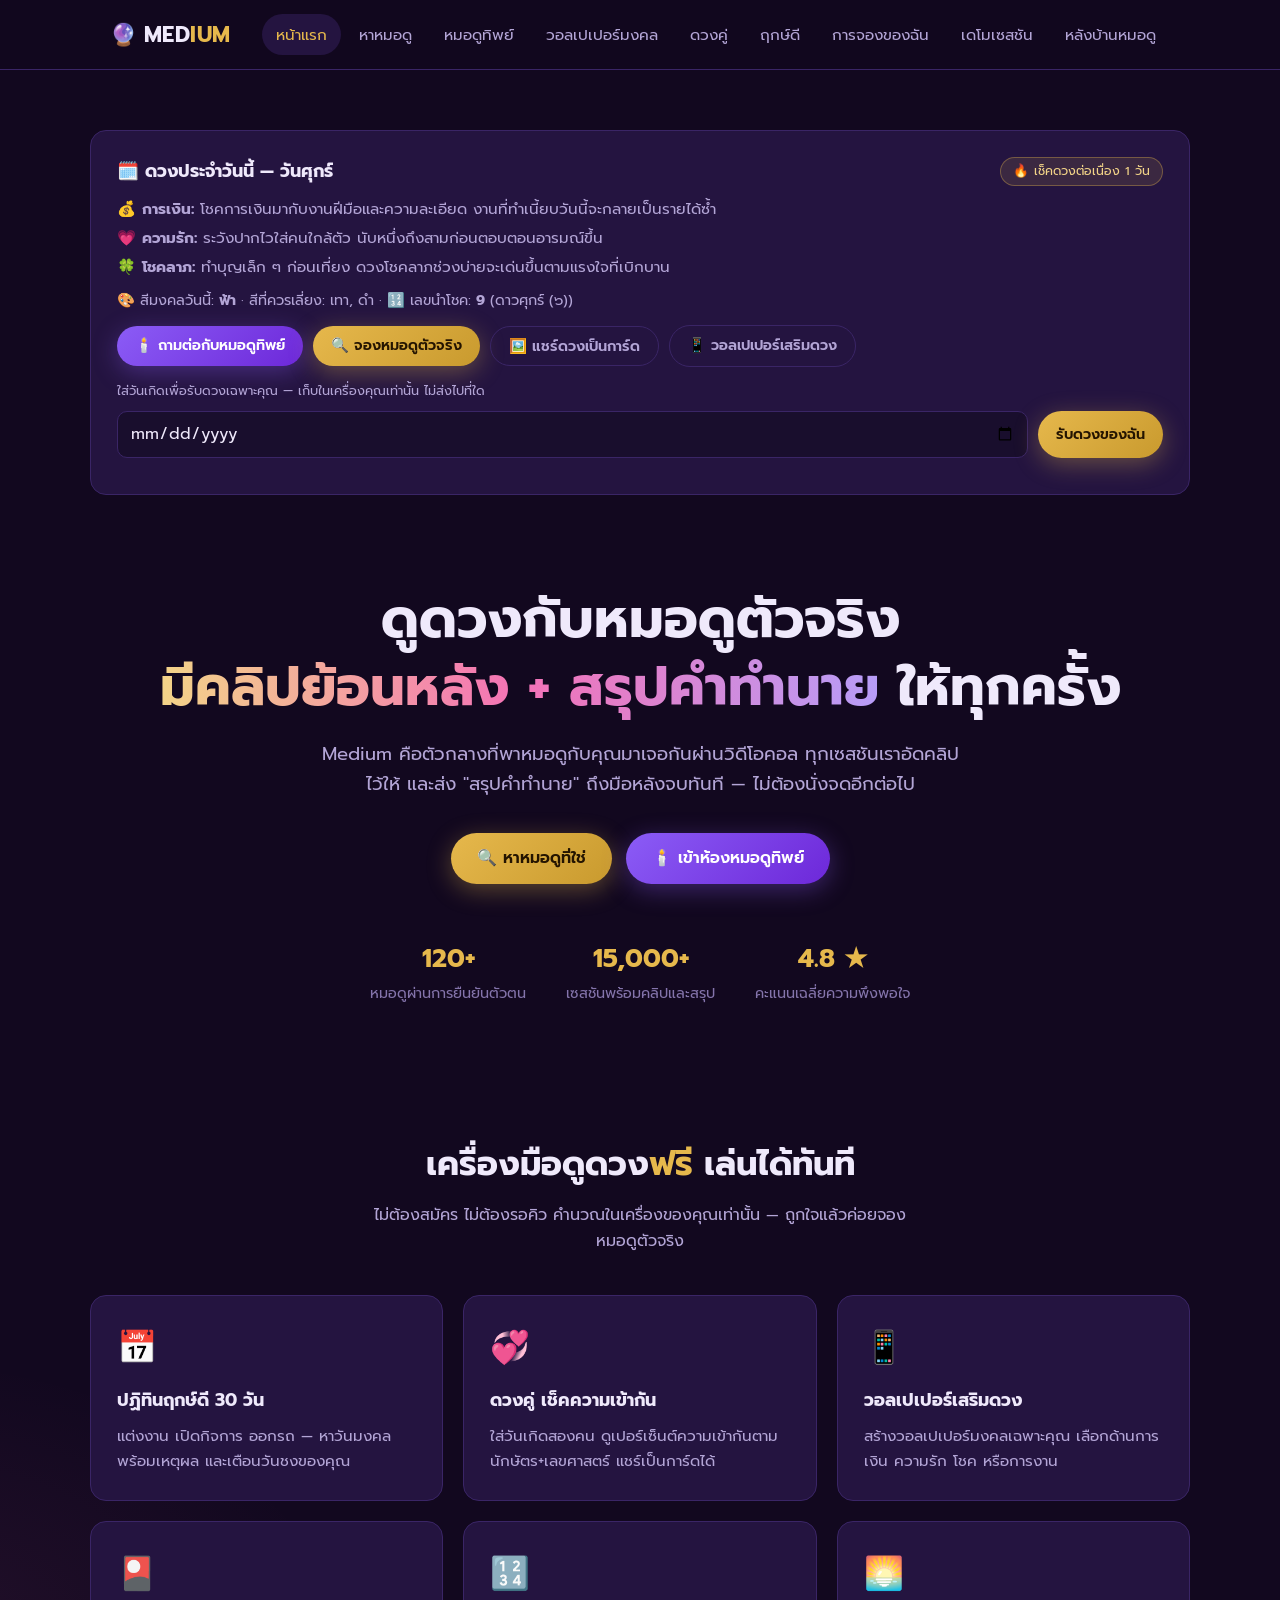
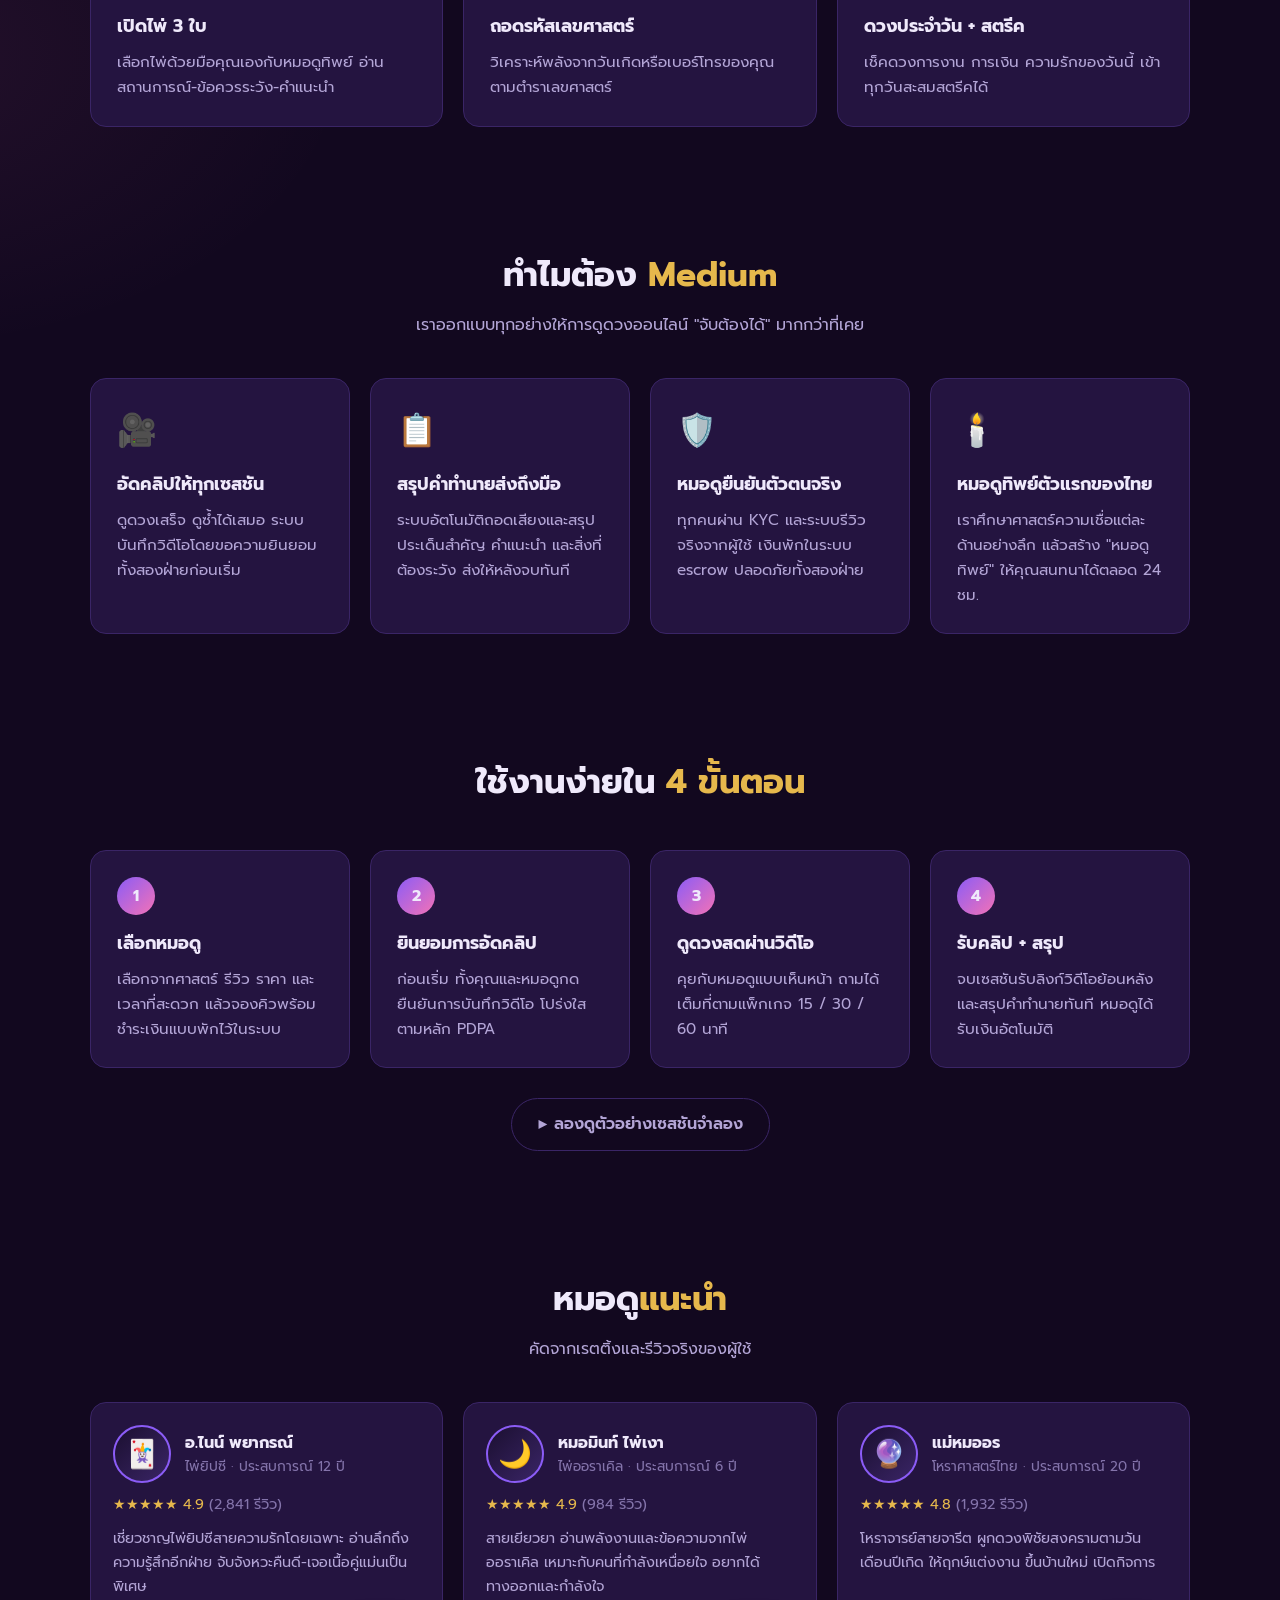
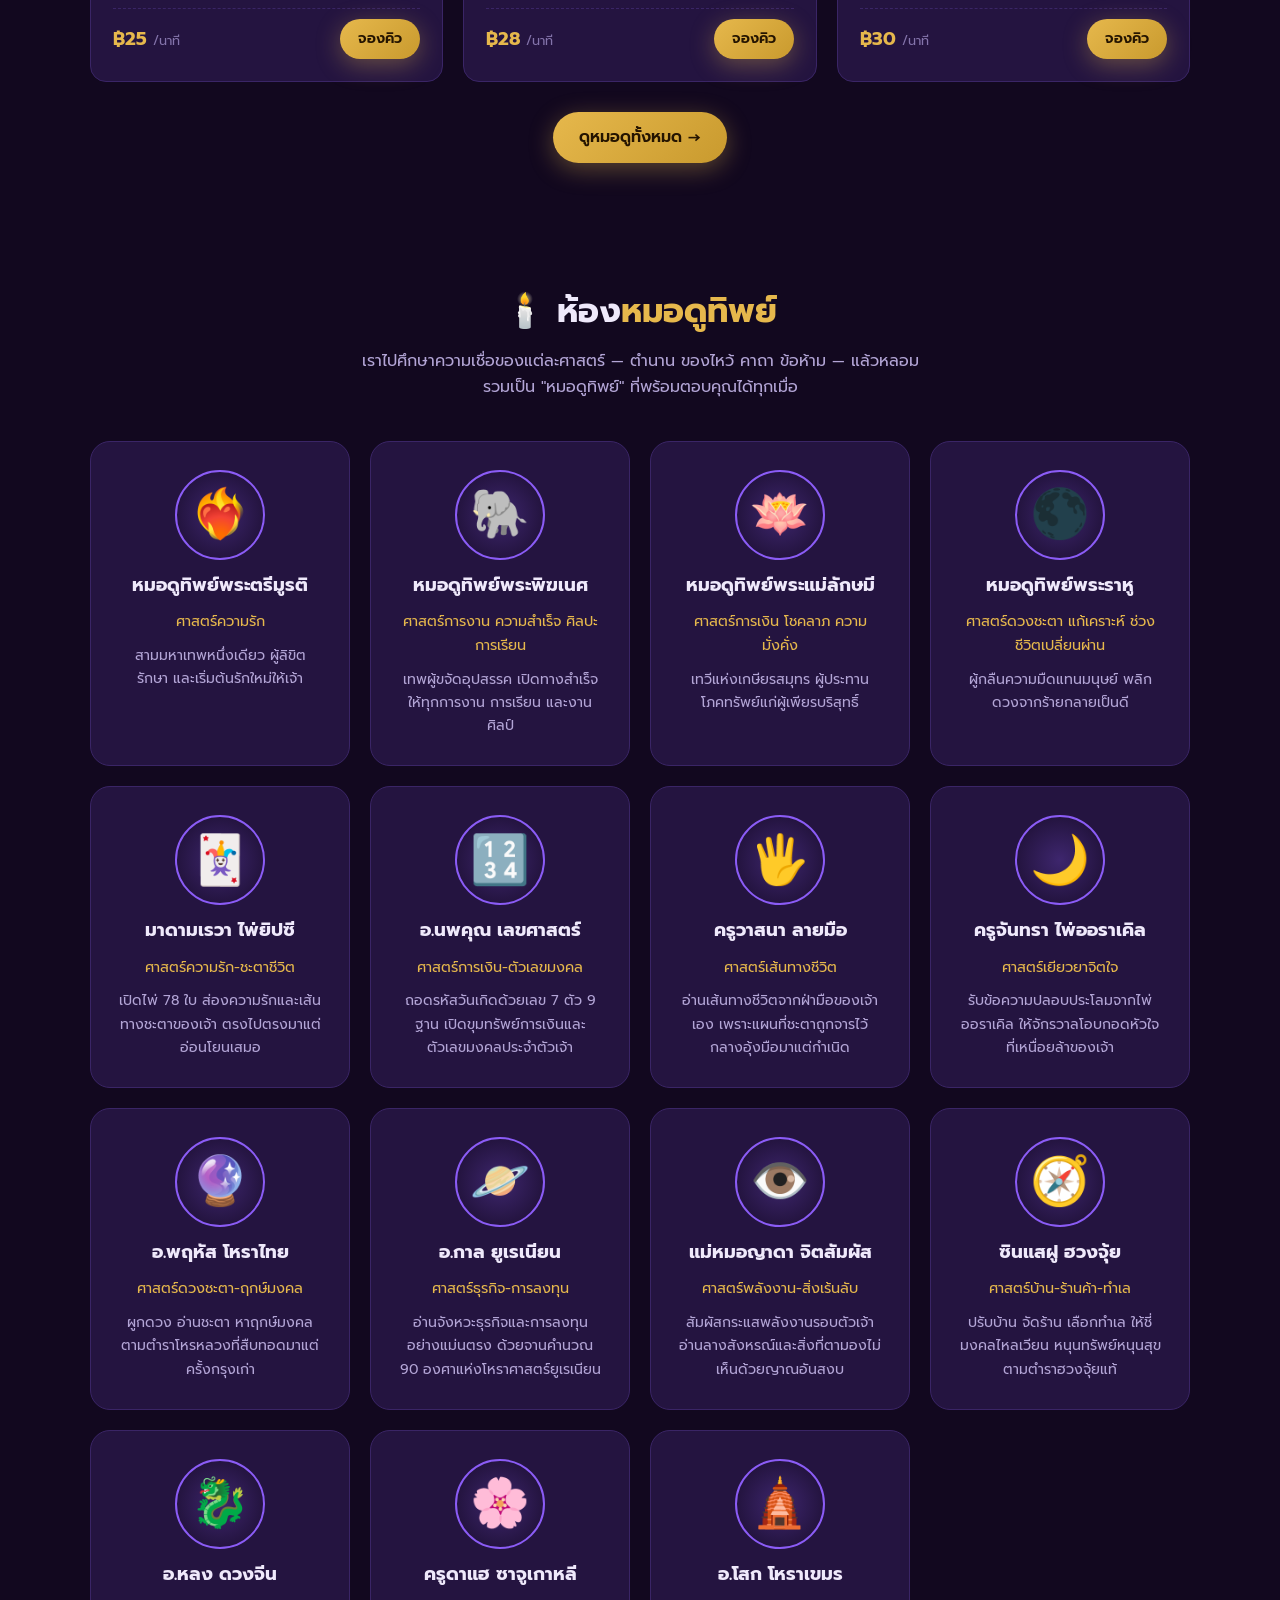
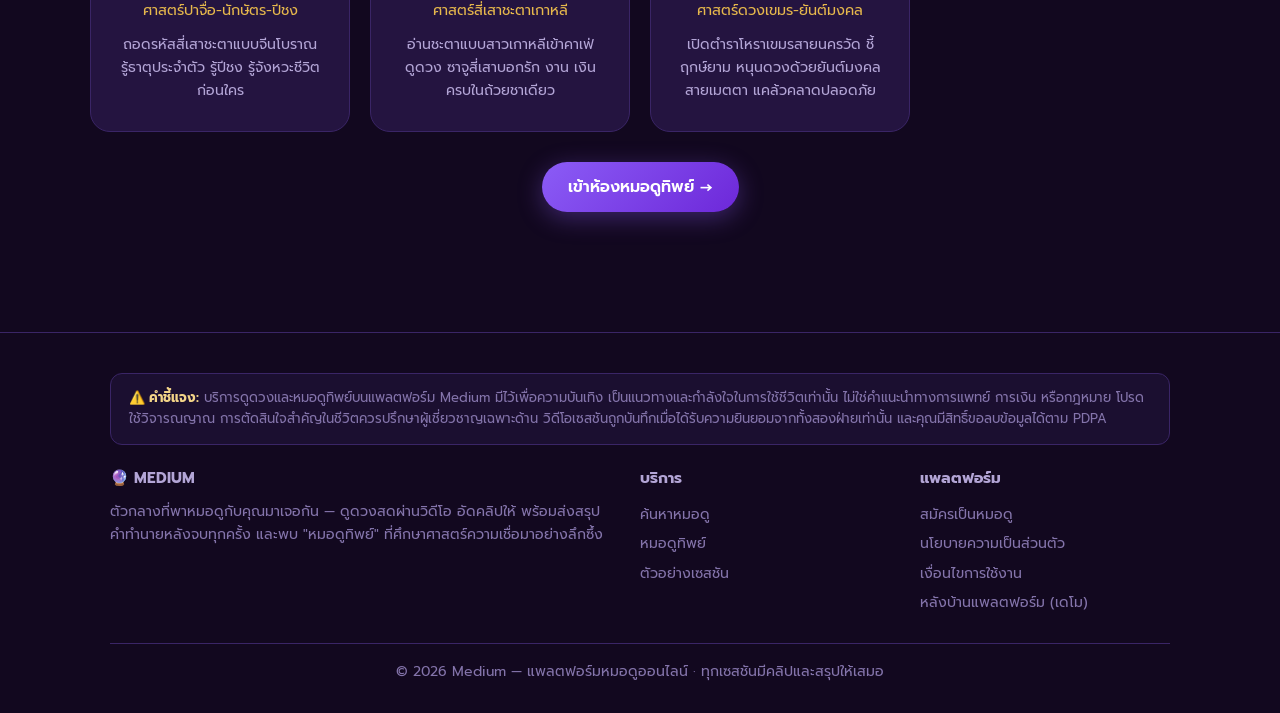
<file: index.html>
<!doctype html>
<html lang="th">
<head>
  <meta charset="utf-8">
  <meta name="viewport" content="width=device-width, initial-scale=1, viewport-fit=cover">
  <title>Medium — ดูดวงสดกับหมอดูตัวจริง มีคลิปและสรุปให้ทุกครั้ง</title>
  <meta name="description" content="แพลตฟอร์มตัวกลางหมอดู-ลูกดวง ดูดวงสดผ่านวิดีโอคอล อัดคลิปให้ ส่งสรุปคำทำนายหลังจบ พร้อมหมอดูทิพย์ที่ศึกษาศาสตร์ความเชื่อจริง">
  <meta name="keywords" content="ดูดวง, ดูดวงออนไลน์, หมอดู, หมอดูแม่น, ดูดวงความรัก, หมอดูทิพย์, พระตรีมูรติ, ไพ่ยิปซี, ดูดวงสด, สายมู, มูเตลู">
  <link rel="canonical" href="https://bayahoob-afk.github.io/medium-web/">
  <!-- Open Graph / แชร์โซเชียล -->
  <meta property="og:type" content="website">
  <meta property="og:site_name" content="Medium">
  <meta property="og:title" content="Medium — ดูดวงสดกับหมอดูตัวจริง มีคลิปและสรุปให้ทุกครั้ง">
  <meta property="og:description" content="ดูดวงผ่านวิดีโอคอล อัดคลิปให้ ส่งสรุปคำทำนายหลังจบทันที + หมอดูทิพย์ตัวแรกของไทย (พระตรีมูรติ ด้านความรัก)">
  <meta property="og:url" content="https://bayahoob-afk.github.io/medium-web/">
  <meta property="og:image" content="https://bayahoob-afk.github.io/medium-web/og-image.png">
  <meta property="og:image:width" content="1200">
  <meta property="og:image:height" content="630">
  <meta property="og:locale" content="th_TH">
  <meta name="twitter:card" content="summary_large_image">
  <meta name="twitter:image" content="https://bayahoob-afk.github.io/medium-web/og-image.png">
  <meta name="twitter:title" content="Medium — ดูดวงสดกับหมอดูตัวจริง มีคลิปและสรุปให้ทุกครั้ง">
  <meta name="twitter:description" content="ดูดวงผ่านวิดีโอคอล อัดคลิปให้ ส่งสรุปคำทำนายหลังจบทันที + หมอดูทิพย์ตัวแรกของไทย">
  <!-- Structured data สำหรับ Google -->
  <script type="application/ld+json">
  {
    "@context": "https://schema.org",
    "@type": "WebApplication",
    "name": "Medium — หมอดูตัวจริง & หมอดูทิพย์",
    "url": "https://bayahoob-afk.github.io/medium-web/",
    "applicationCategory": "LifestyleApplication",
    "operatingSystem": "Web, Android, iOS (PWA)",
    "description": "แพลตฟอร์มตัวกลางหมอดู-ลูกดวง ดูดวงสดผ่านวิดีโอคอล อัดคลิปให้ ส่งสรุปคำทำนายหลังจบ พร้อมหมอดูทิพย์",
    "inLanguage": "th",
    "offers": { "@type": "Offer", "price": "0", "priceCurrency": "THB" }
  }
  </script>
  <link rel="icon" href="data:image/svg+xml,<svg xmlns=%22http://www.w3.org/2000/svg%22 viewBox=%220 0 100 100%22><text y=%22.9em%22 font-size=%2290%22>🔮</text></svg>">
  <link rel="preconnect" href="https://fonts.googleapis.com">
  <link href="https://fonts.googleapis.com/css2?family=Prompt:wght@300;400;500;600;700&display=swap" rel="stylesheet">
  <link rel="manifest" href="manifest.webmanifest">
  <meta name="theme-color" content="#12081f">
  <link rel="stylesheet" href="assets/css/style.css">
</head>
<body data-page="home">
  <header class="nav" id="app-nav"></header>

  <!-- ดวงประจำวัน (โปรไฟล์ดวง + streak — ข้อมูลอยู่ในเครื่องผู้ใช้เท่านั้น) -->
  <section class="section container" style="padding-bottom:0">
    <div class="card" id="daily-card" style="text-align:left">
      <div id="daily-body"></div>
    </div>
  </section>

  <!-- HERO -->
  <section class="hero container">
    <h1>ดูดวงกับหมอดูตัวจริง<br><span class="grad">มีคลิปย้อนหลัง + สรุปคำทำนาย</span> ให้ทุกครั้ง</h1>
    <p class="sub">Medium คือตัวกลางที่พาหมอดูกับคุณมาเจอกันผ่านวิดีโอคอล
      ทุกเซสชันเราอัดคลิปไว้ให้ และส่ง "สรุปคำทำนาย" ถึงมือหลังจบทันที — ไม่ต้องนั่งจดอีกต่อไป</p>
    <div class="hero-cta">
      <a href="seers.html" class="btn btn-gold">🔍 หาหมอดูที่ใช่</a>
      <a href="medium.html" class="btn btn-purple">🕯️ เข้าห้องหมอดูทิพย์</a>
    </div>
    <div class="hero-stats">
      <div class="stat"><b>120+</b><span>หมอดูผ่านการยืนยันตัวตน</span></div>
      <div class="stat"><b>15,000+</b><span>เซสชันพร้อมคลิปและสรุป</span></div>
      <div class="stat"><b>4.8 ★</b><span>คะแนนเฉลี่ยความพึงพอใจ</span></div>
    </div>
  </section>

  <!-- เครื่องมือดูดวงฟรี -->
  <section class="section container">
    <div class="section-head">
      <h2>เครื่องมือดูดวง<span class="em">ฟรี</span> เล่นได้ทันที</h2>
      <p>ไม่ต้องสมัคร ไม่ต้องรอคิว คำนวณในเครื่องของคุณเท่านั้น — ถูกใจแล้วค่อยจองหมอดูตัวจริง</p>
    </div>
    <div class="grid grid-3">
      <a class="card" href="lucky-days.html">
        <span class="icon">📅</span><h3>ปฏิทินฤกษ์ดี 30 วัน</h3>
        <p>แต่งงาน เปิดกิจการ ออกรถ — หาวันมงคลพร้อมเหตุผล และเตือนวันชงของคุณ</p>
      </a>
      <a class="card" href="match.html">
        <span class="icon">💞</span><h3>ดวงคู่ เช็คความเข้ากัน</h3>
        <p>ใส่วันเกิดสองคน ดูเปอร์เซ็นต์ความเข้ากันตามนักษัตร+เลขศาสตร์ แชร์เป็นการ์ดได้</p>
      </a>
      <a class="card" href="wallpaper.html">
        <span class="icon">📱</span><h3>วอลเปเปอร์เสริมดวง</h3>
        <p>สร้างวอลเปเปอร์มงคลเฉพาะคุณ เลือกด้านการเงิน ความรัก โชค หรือการงาน</p>
      </a>
      <a class="card" href="medium.html#tarot">
        <span class="icon">🎴</span><h3>เปิดไพ่ 3 ใบ</h3>
        <p>เลือกไพ่ด้วยมือคุณเองกับหมอดูทิพย์ อ่านสถานการณ์-ข้อควรระวัง-คำแนะนำ</p>
      </a>
      <a class="card" href="medium.html#numerology">
        <span class="icon">🔢</span><h3>ถอดรหัสเลขศาสตร์</h3>
        <p>วิเคราะห์พลังจากวันเกิดหรือเบอร์โทรของคุณตามตำราเลขศาสตร์</p>
      </a>
      <a class="card" href="#daily-card">
        <span class="icon">🌅</span><h3>ดวงประจำวัน + สตรีค</h3>
        <p>เช็คดวงการงาน การเงิน ความรักของวันนี้ เข้าทุกวันสะสมสตรีคได้</p>
      </a>
    </div>
  </section>

  <!-- WHY MEDIUM -->
  <section class="section container">
    <div class="section-head">
      <h2>ทำไมต้อง <span class="em">Medium</span></h2>
      <p>เราออกแบบทุกอย่างให้การดูดวงออนไลน์ "จับต้องได้" มากกว่าที่เคย</p>
    </div>
    <div class="grid grid-4">
      <div class="card">
        <span class="icon">🎥</span>
        <h3>อัดคลิปให้ทุกเซสชัน</h3>
        <p>ดูดวงเสร็จ ดูซ้ำได้เสมอ ระบบบันทึกวิดีโอโดยขอความยินยอมทั้งสองฝ่ายก่อนเริ่ม</p>
      </div>
      <div class="card">
        <span class="icon">📋</span>
        <h3>สรุปคำทำนายส่งถึงมือ</h3>
        <p>ระบบอัตโนมัติถอดเสียงและสรุปประเด็นสำคัญ คำแนะนำ และสิ่งที่ต้องระวัง ส่งให้หลังจบทันที</p>
      </div>
      <div class="card">
        <span class="icon">🛡️</span>
        <h3>หมอดูยืนยันตัวตนจริง</h3>
        <p>ทุกคนผ่าน KYC และระบบรีวิวจริงจากผู้ใช้ เงินพักในระบบ escrow ปลอดภัยทั้งสองฝ่าย</p>
      </div>
      <div class="card">
        <span class="icon">🕯️</span>
        <h3>หมอดูทิพย์ตัวแรกของไทย</h3>
        <p>เราศึกษาศาสตร์ความเชื่อแต่ละด้านอย่างลึก แล้วสร้าง "หมอดูทิพย์" ให้คุณสนทนาได้ตลอด 24 ชม.</p>
      </div>
    </div>
  </section>

  <!-- HOW IT WORKS -->
  <section class="section container">
    <div class="section-head">
      <h2>ใช้งานง่ายใน <span class="em">4 ขั้นตอน</span></h2>
    </div>
    <div class="grid grid-4">
      <div class="card">
        <div class="step-num">1</div>
        <h3>เลือกหมอดู</h3>
        <p>เลือกจากศาสตร์ รีวิว ราคา และเวลาที่สะดวก แล้วจองคิวพร้อมชำระเงินแบบพักไว้ในระบบ</p>
      </div>
      <div class="card">
        <div class="step-num">2</div>
        <h3>ยินยอมการอัดคลิป</h3>
        <p>ก่อนเริ่ม ทั้งคุณและหมอดูกดยืนยันการบันทึกวิดีโอ โปร่งใสตามหลัก PDPA</p>
      </div>
      <div class="card">
        <div class="step-num">3</div>
        <h3>ดูดวงสดผ่านวิดีโอ</h3>
        <p>คุยกับหมอดูแบบเห็นหน้า ถามได้เต็มที่ตามแพ็กเกจ 15 / 30 / 60 นาที</p>
      </div>
      <div class="card">
        <div class="step-num">4</div>
        <h3>รับคลิป + สรุป</h3>
        <p>จบเซสชันรับลิงก์วิดีโอย้อนหลังและสรุปคำทำนายทันที หมอดูได้รับเงินอัตโนมัติ</p>
      </div>
    </div>
    <div class="tc mt-3">
      <a href="session.html" class="btn btn-ghost">▶ ลองดูตัวอย่างเซสชันจำลอง</a>
    </div>
  </section>

  <!-- FEATURED SEERS -->
  <section class="section container">
    <div class="section-head">
      <h2>หมอดู<span class="em">แนะนำ</span></h2>
      <p>คัดจากเรตติ้งและรีวิวจริงของผู้ใช้</p>
    </div>
    <div class="grid grid-3" id="featured-seers"></div>
    <div class="tc mt-3">
      <a href="seers.html" class="btn btn-gold">ดูหมอดูทั้งหมด →</a>
    </div>
  </section>

  <!-- MEDIUM AI TEASER -->
  <section class="section container">
    <div class="section-head">
      <h2>🕯️ ห้อง<span class="em">หมอดูทิพย์</span></h2>
      <p>เราไปศึกษาความเชื่อของแต่ละศาสตร์ — ตำนาน ของไหว้ คาถา ข้อห้าม —
        แล้วหลอมรวมเป็น "หมอดูทิพย์" ที่พร้อมตอบคุณได้ทุกเมื่อ</p>
    </div>
    <div class="grid grid-4" id="persona-teaser"></div>
    <div class="tc mt-3">
      <a href="medium.html" class="btn btn-purple">เข้าห้องหมอดูทิพย์ →</a>
    </div>
  </section>

  <footer class="footer" id="app-footer"></footer>

  <script src="data/seers.js"></script>
  <script src="data/personas.js"></script>
  <script src="assets/js/app.js"></script>
  <script src="assets/js/daily.js"></script>
  <script src="assets/js/sharecard.js"></script>
  <script>
    // ---------- การ์ดดวงประจำวัน ----------
    const dailyBody = document.getElementById("daily-body");
    function renderDaily() {
      const D = window.MEDIUM_DAILY;
      const profile = D.getProfile();
      const f = D.buildDaily();
      const chk = D.checkin();
      const streakBadge = `<span class="badge badge-gold">🔥 เช็คดวงต่อเนื่อง ${chk.streak} วัน</span>`;
      const milestone = chk.milestone ? `<p class="gold" style="margin:8px 0 0">${chk.milestone}</p>` : "";
      const profileRow = profile && profile.dob
        ? `<span class="muted" style="font-size:.8rem">ดวงเฉพาะของ${profile.name ? " " + escapeHtml(profile.name) : "คุณ"} (วันเกิด ${profile.dob.split("-").reverse().join("/")})
             · <a href="#" id="daily-clear" class="gold">ลบข้อมูลของฉัน</a></span>`
        : `<span class="muted" style="font-size:.8rem">ใส่วันเกิดเพื่อรับดวงเฉพาะคุณ — เก็บในเครื่องคุณเท่านั้น ไม่ส่งไปที่ใด</span>
           <span class="tool-row" style="margin-top:8px;display:flex">
             <input type="date" id="daily-dob" style="flex:1;min-width:150px;background:rgba(0,0,0,.3);color:inherit;border:1px solid var(--line);border-radius:10px;padding:8px 12px;font:inherit">
             <button class="btn btn-gold btn-sm" id="daily-save">รับดวงของฉัน</button>
           </span>`;
      dailyBody.innerHTML = `
        <div style="display:flex;justify-content:space-between;align-items:center;flex-wrap:wrap;gap:8px">
          <h3 style="margin:0">🗓️ ดวงประจำวัน${f.personalized ? "ของคุณ" : "นี้"} — วัน${f.dayInfo.d}</h3>
          ${streakBadge}
        </div>
        <p style="margin:10px 0 4px">💰 <b>การเงิน:</b> ${f.money}</p>
        <p style="margin:4px 0">💗 <b>ความรัก:</b> ${f.love}</p>
        <p style="margin:4px 0 10px">🍀 <b>โชคลาภ:</b> ${f.luck}</p>
        <p class="muted" style="margin:0 0 6px;font-size:.9rem">
          🎨 สีมงคลวันนี้: <b>${f.dayInfo.lucky}</b> · สีที่ควรเลี่ยง: ${f.dayInfo.avoid} · 🔢 เลขนำโชค: <b>${f.luckyNum}</b> (${f.dayInfo.star})</p>
        ${f.zodiacNote ? `<p class="muted" style="margin:0 0 6px;font-size:.9rem">${f.zodiacNote}</p>` : ""}
        ${milestone}
        <div style="display:flex;gap:10px;flex-wrap:wrap;margin-top:12px;align-items:center">
          <a class="btn btn-purple btn-sm" href="medium.html">🕯️ ถามต่อกับหมอดูทิพย์</a>
          <a class="btn btn-gold btn-sm" href="seers.html">🔍 จองหมอดูตัวจริง</a>
          <button class="btn btn-ghost btn-sm" id="daily-card-share">🖼️ แชร์ดวงเป็นการ์ด</button>
          <a class="btn btn-ghost btn-sm" href="wallpaper.html">📱 วอลเปเปอร์เสริมดวง</a>
        </div>
        <div style="margin-top:10px">${profileRow}</div>`;
      const saveBtn = document.getElementById("daily-save");
      if (saveBtn) saveBtn.onclick = () => {
        const dob = document.getElementById("daily-dob").value;
        if (!dob) return;
        D.saveProfile({ dob });
        renderDaily();
      };
      const clearBtn = document.getElementById("daily-clear");
      if (clearBtn) clearBtn.onclick = (e) => {
        e.preventDefault();
        D.clearAll();
        renderDaily();
      };
      // แชร์ดวงประจำวันเป็นการ์ดรูปภาพ (Canvas — สร้างในเครื่องผู้ใช้)
      document.getElementById("daily-card-share").onclick = () => {
        const cardText = "💰 การเงิน: " + f.money + "\n\n💗 ความรัก: " + f.love + "\n\n🍀 โชคลาภ: " + f.luck +
          "\n\n🎨 สีมงคล: " + f.dayInfo.lucky + " · 🔢 เลขนำโชค: " + f.luckyNum;
        const canvas = MEDIUM_CARD.drawReadingCard({ source: "ดวงประจำวัน" + (f.personalized ? "ของฉัน" : ""), text: cardText });
        MEDIUM_CARD.share(canvas, "medium-daily.png", "🔮 ดวงประจำวันของฉันจาก Medium");
      };
    }
    renderDaily();
  </script>
  <script>
    // หมอดูแนะนำ: เรตติ้งสูงสุด 3 คน
    const feat = [...window.SEERS].sort((a, b) => b.rating - a.rating).slice(0, 3);
    document.getElementById("featured-seers").innerHTML = feat.map(s => `
      <div class="seer-card">
        <div class="seer-top">
          <div class="avatar">${s.emoji}</div>
          <div>
            <div class="seer-name">${s.name}</div>
            <div class="seer-title">${s.craft} · ประสบการณ์ ${s.exp} ปี</div>
          </div>
        </div>
        <div class="rating">${starText(s.rating)} ${s.rating} <span class="cnt">(${s.reviews.toLocaleString()} รีวิว)</span></div>
        <p class="muted" style="font-size:.9rem">${s.bio}</p>
        <div class="seer-foot">
          <div class="price"><b>฿${s.pricePerMin}</b> <span>/นาที</span></div>
          <a class="btn btn-gold btn-sm" href="seers.html#${s.id}">จองคิว</a>
        </div>
      </div>`).join("");

    // หมอดูทิพย์ teaser
    const personas = window.MEDIUM_PERSONAS || [];
    document.getElementById("persona-teaser").innerHTML = personas.map(p => `
      <a class="persona-card" href="medium.html#${p.id}">
        <div class="persona-emoji">${p.emoji}</div>
        <h3>${p.name}</h3>
        <div class="domain">ศาสตร์${p.domain}</div>
        <p class="tagline">${p.tagline || ""}</p>
      </a>`).join("");
  </script>
</body>
</html>
</file>
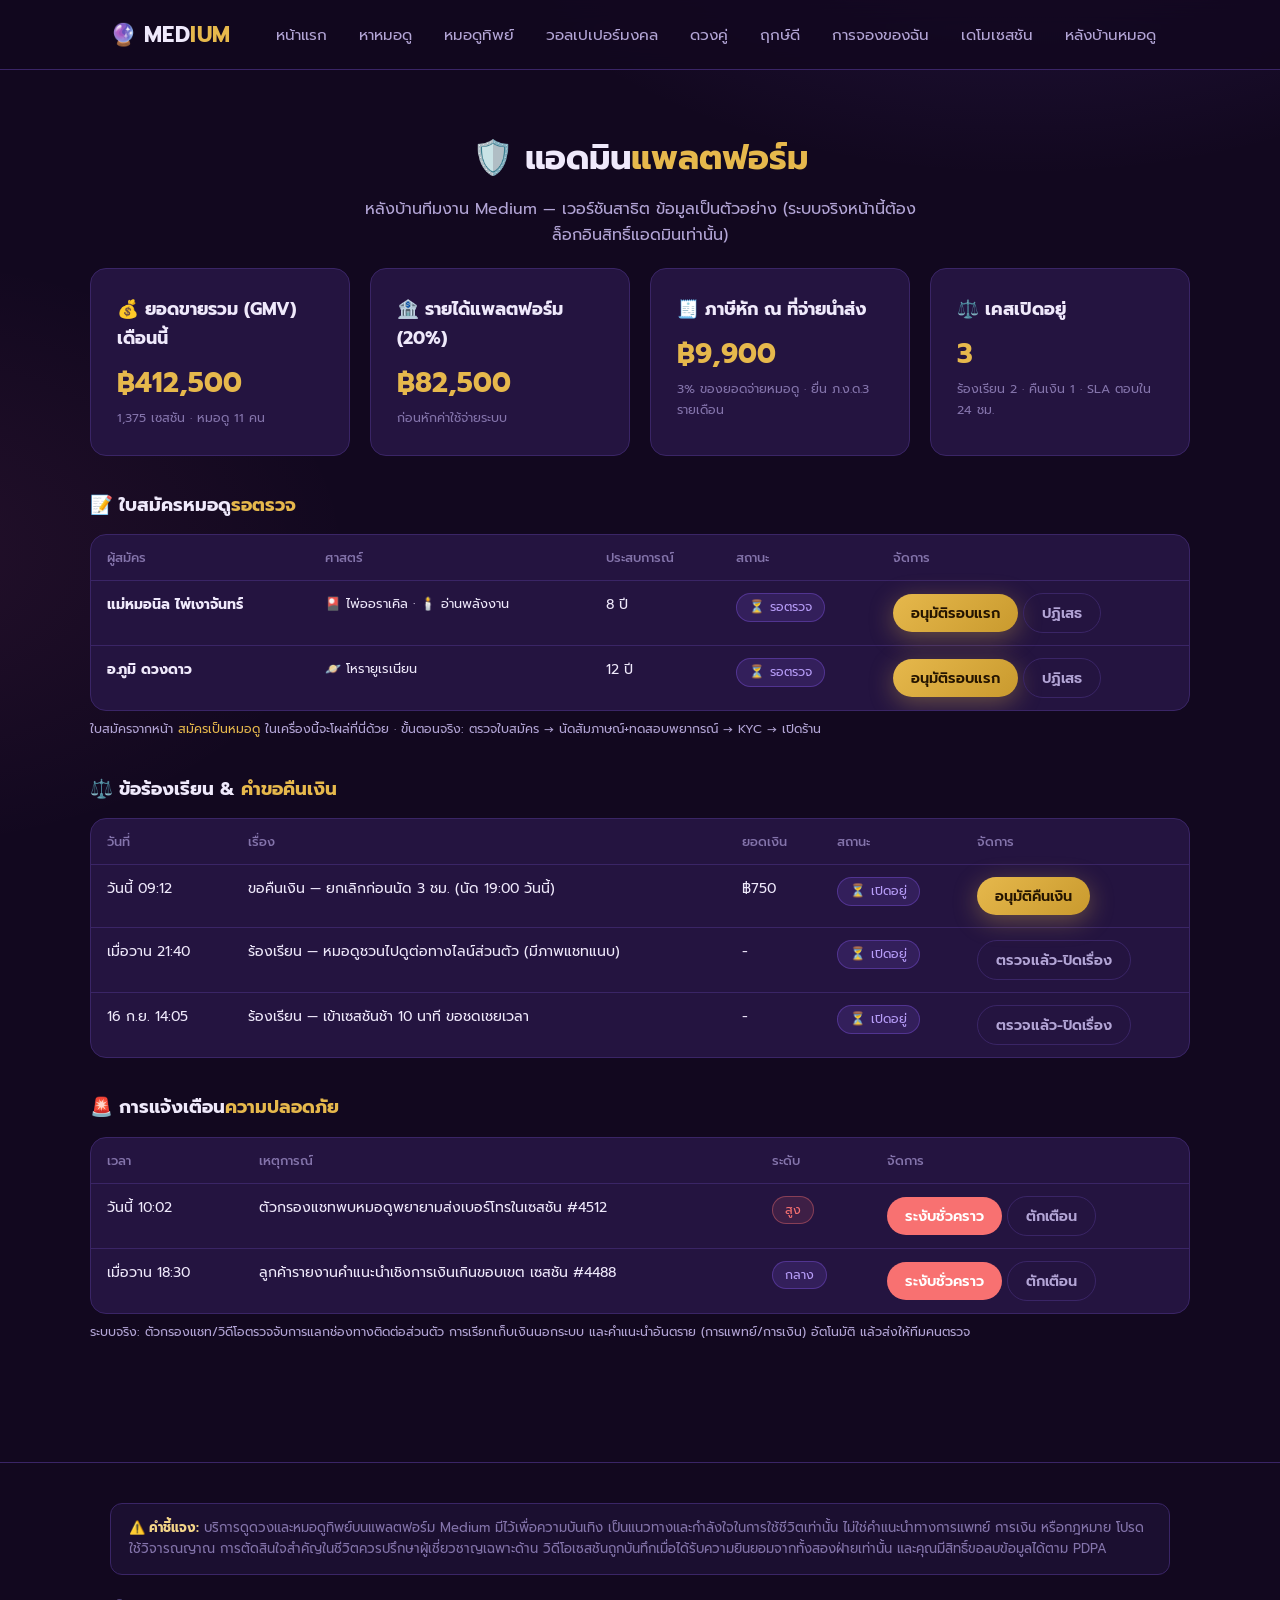
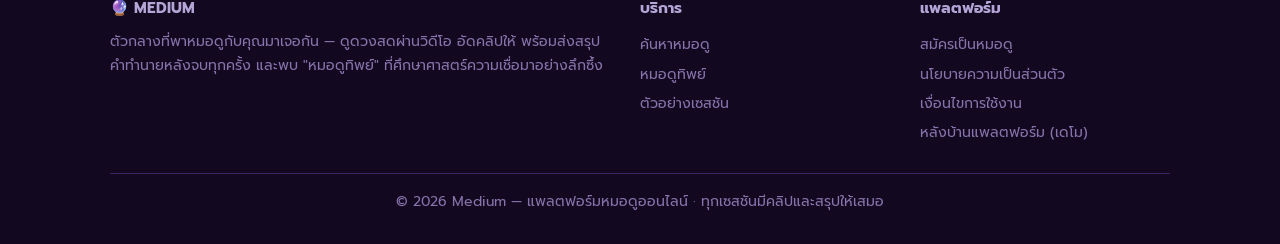
<file: admin.html>
<!doctype html>
<html lang="th">
<head>
  <meta charset="utf-8">
  <meta name="viewport" content="width=device-width, initial-scale=1, viewport-fit=cover">
  <title>แอดมินแพลตฟอร์ม (เดโม) | Medium</title>
  <meta name="description" content="หลังบ้านทีมงานแพลตฟอร์ม Medium — อนุมัติหมอดูใหม่ จัดการข้อร้องเรียนและคืนเงิน มอนิเตอร์ความปลอดภัย (เวอร์ชันสาธิต)">
  <meta name="robots" content="noindex">
  <link rel="icon" href="data:image/svg+xml,<svg xmlns=%22http://www.w3.org/2000/svg%22 viewBox=%220 0 100 100%22><text y=%22.9em%22 font-size=%2290%22>🛡️</text></svg>">
  <link rel="preconnect" href="https://fonts.googleapis.com">
  <link href="https://fonts.googleapis.com/css2?family=Prompt:wght@300;400;500;600;700&display=swap" rel="stylesheet">
  <link rel="manifest" href="manifest.webmanifest">
  <meta name="theme-color" content="#12081f">
  <link rel="stylesheet" href="assets/css/style.css">
  <style>
    .dash-sec-title { font-size: 1.15rem; margin: 34px 0 14px; }
    .dash-sec-title .em { color: var(--gold); }
    .stat-card .num { font-size: 1.7rem; font-weight: 700; color: var(--gold); margin: 6px 0 2px; }
    .stat-card .sub { font-size: .78rem; color: var(--text-faint); }
    .table-wrap { overflow-x: auto; background: var(--bg-card); border: 1px solid var(--line); border-radius: var(--radius); }
    .dash-table { width: 100%; border-collapse: collapse; font-size: .88rem; min-width: 640px; }
    .dash-table th, .dash-table td { text-align: left; padding: 12px 16px; border-bottom: 1px solid var(--line); vertical-align: top; }
    .dash-table th { color: var(--text-faint); font-weight: 500; font-size: .8rem; }
    .dash-table tr:last-child td { border-bottom: 0; }
    .badge-ok { background: rgba(52, 211, 153, .12); color: var(--ok); border-color: rgba(52, 211, 153, .35); }
    .badge-danger { background: rgba(248, 113, 113, .12); color: var(--danger); border-color: rgba(248, 113, 113, .4); }
  </style>
</head>
<body data-page="admin">
  <header class="nav" id="app-nav"></header>

  <section class="section container">
    <div class="section-head" style="margin-bottom:20px">
      <h2>🛡️ แอดมิน<span class="em">แพลตฟอร์ม</span></h2>
      <p>หลังบ้านทีมงาน Medium — เวอร์ชันสาธิต ข้อมูลเป็นตัวอย่าง
        (ระบบจริงหน้านี้ต้องล็อกอินสิทธิ์แอดมินเท่านั้น)</p>
    </div>

    <!-- 1) ภาพรวมแพลตฟอร์ม -->
    <div class="grid grid-4" id="admin-stats"></div>

    <!-- 2) ใบสมัครหมอดูรอตรวจ -->
    <h3 class="dash-sec-title">📝 ใบสมัครหมอดู<span class="em">รอตรวจ</span></h3>
    <div class="table-wrap">
      <table class="dash-table">
        <thead><tr><th>ผู้สมัคร</th><th>ศาสตร์</th><th>ประสบการณ์</th><th>สถานะ</th><th>จัดการ</th></tr></thead>
        <tbody id="apps-body"></tbody>
      </table>
    </div>
    <p class="muted" style="font-size:.78rem;margin-top:8px">
      ใบสมัครจากหน้า <a href="join-seer.html" class="gold">สมัครเป็นหมอดู</a> ในเครื่องนี้จะโผล่ที่นี่ด้วย ·
      ขั้นตอนจริง: ตรวจใบสมัคร → นัดสัมภาษณ์+ทดสอบพยากรณ์ → KYC → เปิดร้าน</p>

    <!-- 3) ข้อร้องเรียน & คืนเงิน -->
    <h3 class="dash-sec-title">⚖️ ข้อร้องเรียน & <span class="em">คำขอคืนเงิน</span></h3>
    <div class="table-wrap">
      <table class="dash-table">
        <thead><tr><th>วันที่</th><th>เรื่อง</th><th>ยอดเงิน</th><th>สถานะ</th><th>จัดการ</th></tr></thead>
        <tbody id="cases-body"></tbody>
      </table>
    </div>

    <!-- 4) ความปลอดภัย -->
    <h3 class="dash-sec-title">🚨 การแจ้งเตือน<span class="em">ความปลอดภัย</span></h3>
    <div class="table-wrap">
      <table class="dash-table">
        <thead><tr><th>เวลา</th><th>เหตุการณ์</th><th>ระดับ</th><th>จัดการ</th></tr></thead>
        <tbody id="safety-body"></tbody>
      </table>
    </div>
    <p class="muted" style="font-size:.78rem;margin-top:8px">
      ระบบจริง: ตัวกรองแชท/วิดีโอตรวจจับการแลกช่องทางติดต่อส่วนตัว การเรียกเก็บเงินนอกระบบ
      และคำแนะนำอันตราย (การแพทย์/การเงิน) อัตโนมัติ แล้วส่งให้ทีมคนตรวจ</p>
  </section>

  <footer class="footer" id="app-footer"></footer>

  <script src="assets/js/app.js"></script>
  <script>
    const baht = n => "฿" + n.toLocaleString("th-TH");

    // ---------- 1) ภาพรวม (mock) ----------
    const gmv = 412500, fee = Math.round(gmv * 0.2), wht = Math.round((gmv - fee) * 0.03);
    document.getElementById("admin-stats").innerHTML = `
      <div class="card stat-card"><h3>💰 ยอดขายรวม (GMV) เดือนนี้</h3>
        <div class="num">${baht(gmv)}</div><div class="sub">1,375 เซสชัน · หมอดู 11 คน</div></div>
      <div class="card stat-card"><h3>🏦 รายได้แพลตฟอร์ม (20%)</h3>
        <div class="num">${baht(fee)}</div><div class="sub">ก่อนหักค่าใช้จ่ายระบบ</div></div>
      <div class="card stat-card"><h3>🧾 ภาษีหัก ณ ที่จ่ายนำส่ง</h3>
        <div class="num">${baht(wht)}</div><div class="sub">3% ของยอดจ่ายหมอดู · ยื่น ภ.ง.ด.3 รายเดือน</div></div>
      <div class="card stat-card"><h3>⚖️ เคสเปิดอยู่</h3>
        <div class="num" id="open-cases">3</div><div class="sub">ร้องเรียน 2 · คืนเงิน 1 · SLA ตอบใน 24 ชม.</div></div>`;

    // ---------- 2) ใบสมัครหมอดู: mock + ใบสมัครจริงจากหน้า join-seer ในเครื่องนี้ ----------
    const mockApps = [
      { name: "แม่หมอนิล ไพ่เงาจันทร์", tools: ["🎴 ไพ่ออราเคิล", "🕯️ อ่านพลังงาน"], exp: 8, status: "" },
      { name: "อ.ภูมิ ดวงดาว", tools: ["🪐 โหรายูเรเนียน"], exp: 12, status: "" }
    ];
    let localApps = [];
    try { localApps = (JSON.parse(localStorage.getItem("medium_seer_apps")) || []).map(a => ({ ...a, local: true })); } catch (e) { /* private mode */ }
    const apps = [...localApps, ...mockApps];

    function renderApps() {
      document.getElementById("apps-body").innerHTML = apps.map((a, i) => `
        <tr>
          <td><b>${a.name}</b>${a.local ? ' <span class="badge">จากเครื่องนี้</span>' : ""}</td>
          <td style="font-size:.8rem">${(a.tools || []).join(" · ")}</td>
          <td style="white-space:nowrap">${a.exp} ปี</td>
          <td id="app-st-${i}">${a.status === "approved" ? '<span class="badge badge-ok">✓ ผ่านรอบแรก — นัดสัมภาษณ์</span>'
            : a.status === "rejected" ? '<span class="badge badge-danger">ไม่ผ่าน</span>'
            : '<span class="badge">⏳ รอตรวจ</span>'}</td>
          <td style="white-space:nowrap">
            ${a.status ? "" : `<button class="btn btn-gold btn-sm" data-app="${i}" data-do="approved">อนุมัติรอบแรก</button>
            <button class="btn btn-ghost btn-sm" data-app="${i}" data-do="rejected">ปฏิเสธ</button>`}
          </td>
        </tr>`).join("");
      document.querySelectorAll("[data-app]").forEach(b => b.onclick = () => {
        apps[+b.dataset.app].status = b.dataset.do;
        renderApps();
      });
    }
    renderApps();

    // ---------- 3) ข้อร้องเรียน & คืนเงิน (mock) ----------
    const cases = [
      { d: "วันนี้ 09:12", t: "ขอคืนเงิน — ยกเลิกก่อนนัด 3 ชม. (นัด 19:00 วันนี้)", amt: 750, kind: "refund", status: "" },
      { d: "เมื่อวาน 21:40", t: "ร้องเรียน — หมอดูชวนไปดูต่อทางไลน์ส่วนตัว (มีภาพแชทแนบ)", amt: 0, kind: "complaint", status: "" },
      { d: "16 ก.ย. 14:05", t: "ร้องเรียน — เข้าเซสชันช้า 10 นาที ขอชดเชยเวลา", amt: 0, kind: "complaint", status: "" }
    ];
    function renderCases() {
      let open = cases.filter(c => !c.status).length;
      document.getElementById("open-cases").textContent = open;
      document.getElementById("cases-body").innerHTML = cases.map((c, i) => `
        <tr>
          <td style="white-space:nowrap">${c.d}</td>
          <td>${c.t}</td>
          <td style="white-space:nowrap">${c.amt ? baht(c.amt) : "-"}</td>
          <td>${c.status === "refunded" ? '<span class="badge badge-ok">✓ คืนเงินแล้ว</span>'
            : c.status === "closed" ? '<span class="badge badge-ok">✓ ปิดเรื่อง</span>'
            : '<span class="badge">⏳ เปิดอยู่</span>'}</td>
          <td style="white-space:nowrap">
            ${c.status ? "" : (c.kind === "refund"
              ? `<button class="btn btn-gold btn-sm" data-case="${i}" data-do="refunded">อนุมัติคืนเงิน</button>`
              : `<button class="btn btn-ghost btn-sm" data-case="${i}" data-do="closed">ตรวจแล้ว-ปิดเรื่อง</button>`)}
          </td>
        </tr>`).join("");
      document.querySelectorAll("[data-case]").forEach(b => b.onclick = () => {
        cases[+b.dataset.case].status = b.dataset.do;
        renderCases();
      });
    }
    renderCases();

    // ---------- 4) ความปลอดภัย (mock) ----------
    const flags = [
      { d: "วันนี้ 10:02", t: "ตัวกรองแชทพบหมอดูพยายามส่งเบอร์โทรในเซสชัน #4512", lv: "สูง", status: "" },
      { d: "เมื่อวาน 18:30", t: "ลูกค้ารายงานคำแนะนำเชิงการเงินเกินขอบเขต เซสชัน #4488", lv: "กลาง", status: "" }
    ];
    function renderSafety() {
      document.getElementById("safety-body").innerHTML = flags.map((f, i) => `
        <tr>
          <td style="white-space:nowrap">${f.d}</td>
          <td>${f.t}</td>
          <td><span class="badge ${f.lv === "สูง" ? "badge-danger" : ""}">${f.lv}</span></td>
          <td style="white-space:nowrap">
            ${f.status === "suspended" ? '<span class="badge badge-danger">ระงับชั่วคราวแล้ว — รอสอบสวน</span>'
            : f.status === "warned" ? '<span class="badge badge-ok">✓ ตักเตือนแล้ว</span>'
            : `<button class="btn btn-danger btn-sm" data-flag="${i}" data-do="suspended">ระงับชั่วคราว</button>
               <button class="btn btn-ghost btn-sm" data-flag="${i}" data-do="warned">ตักเตือน</button>`}
          </td>
        </tr>`).join("");
      document.querySelectorAll("[data-flag]").forEach(b => b.onclick = () => {
        flags[+b.dataset.flag].status = b.dataset.do;
        renderSafety();
      });
    }
    renderSafety();
  </script>
</body>
</html>
</file>
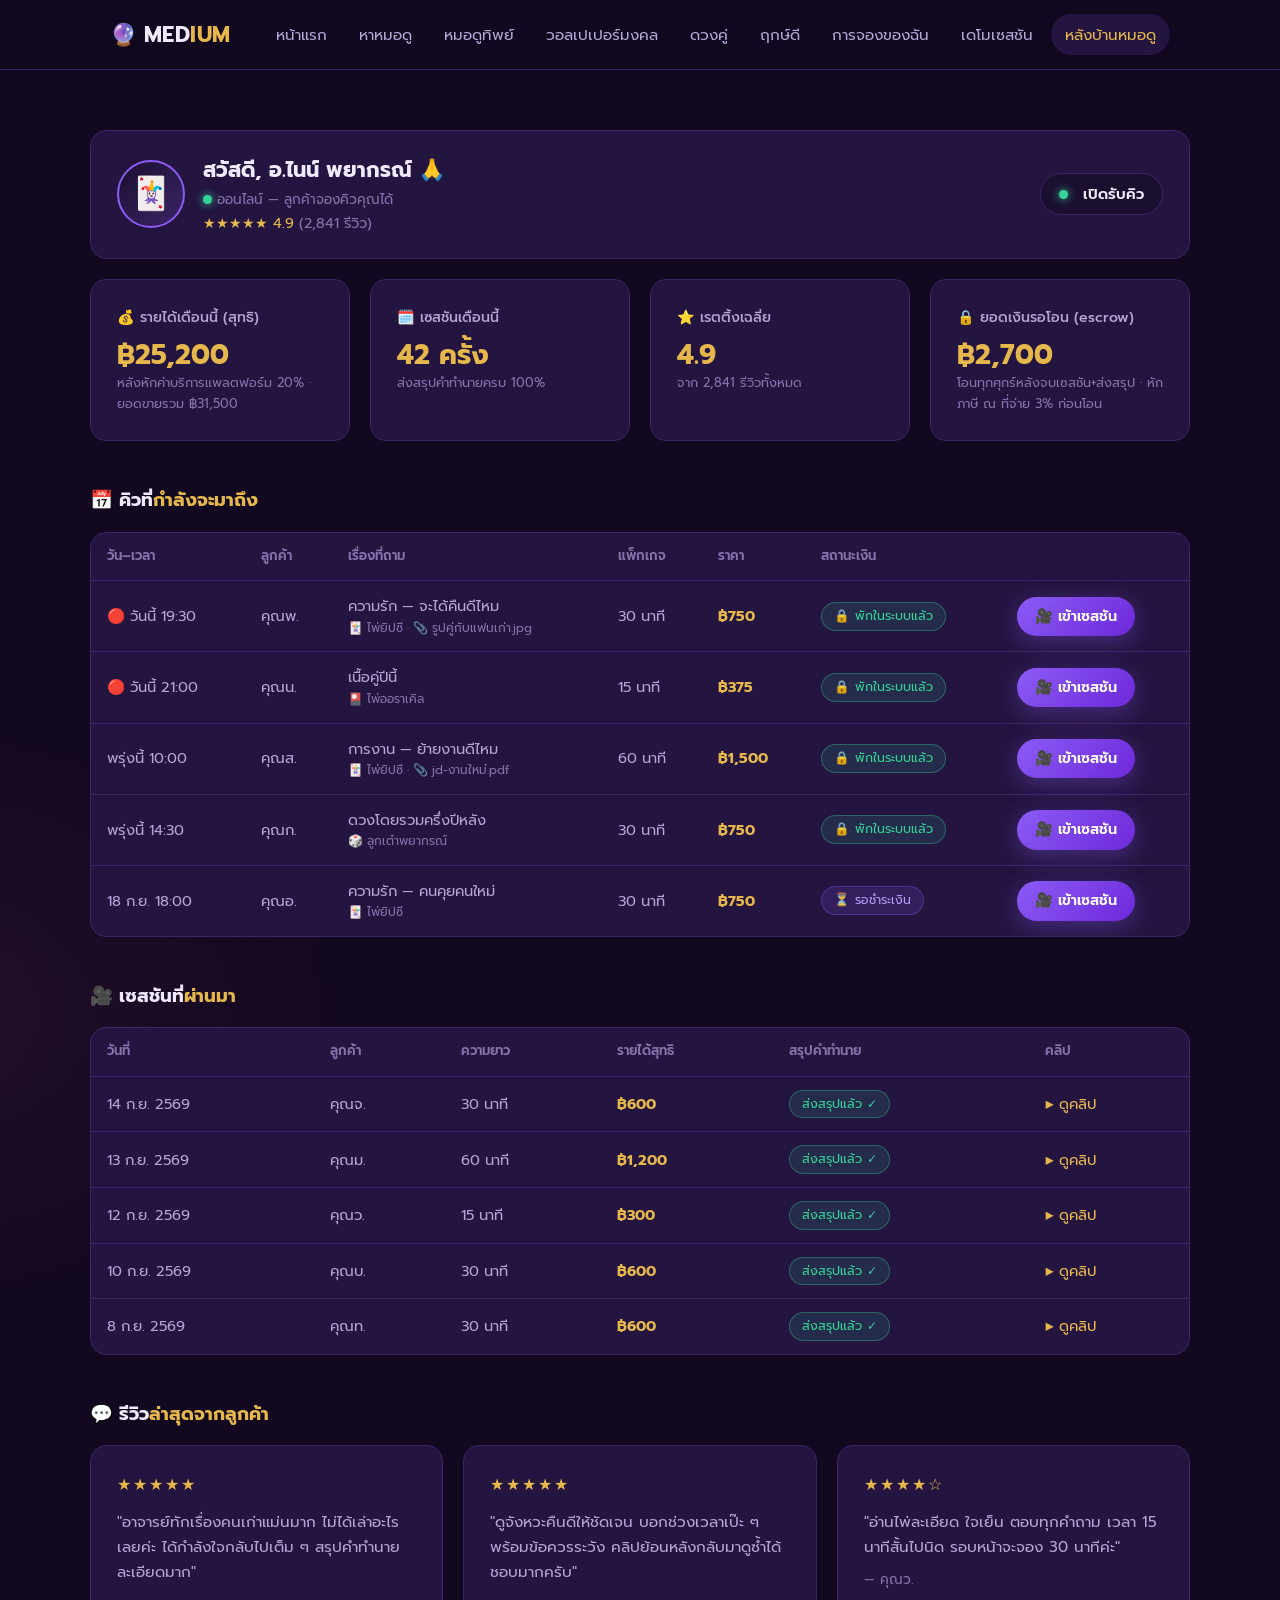
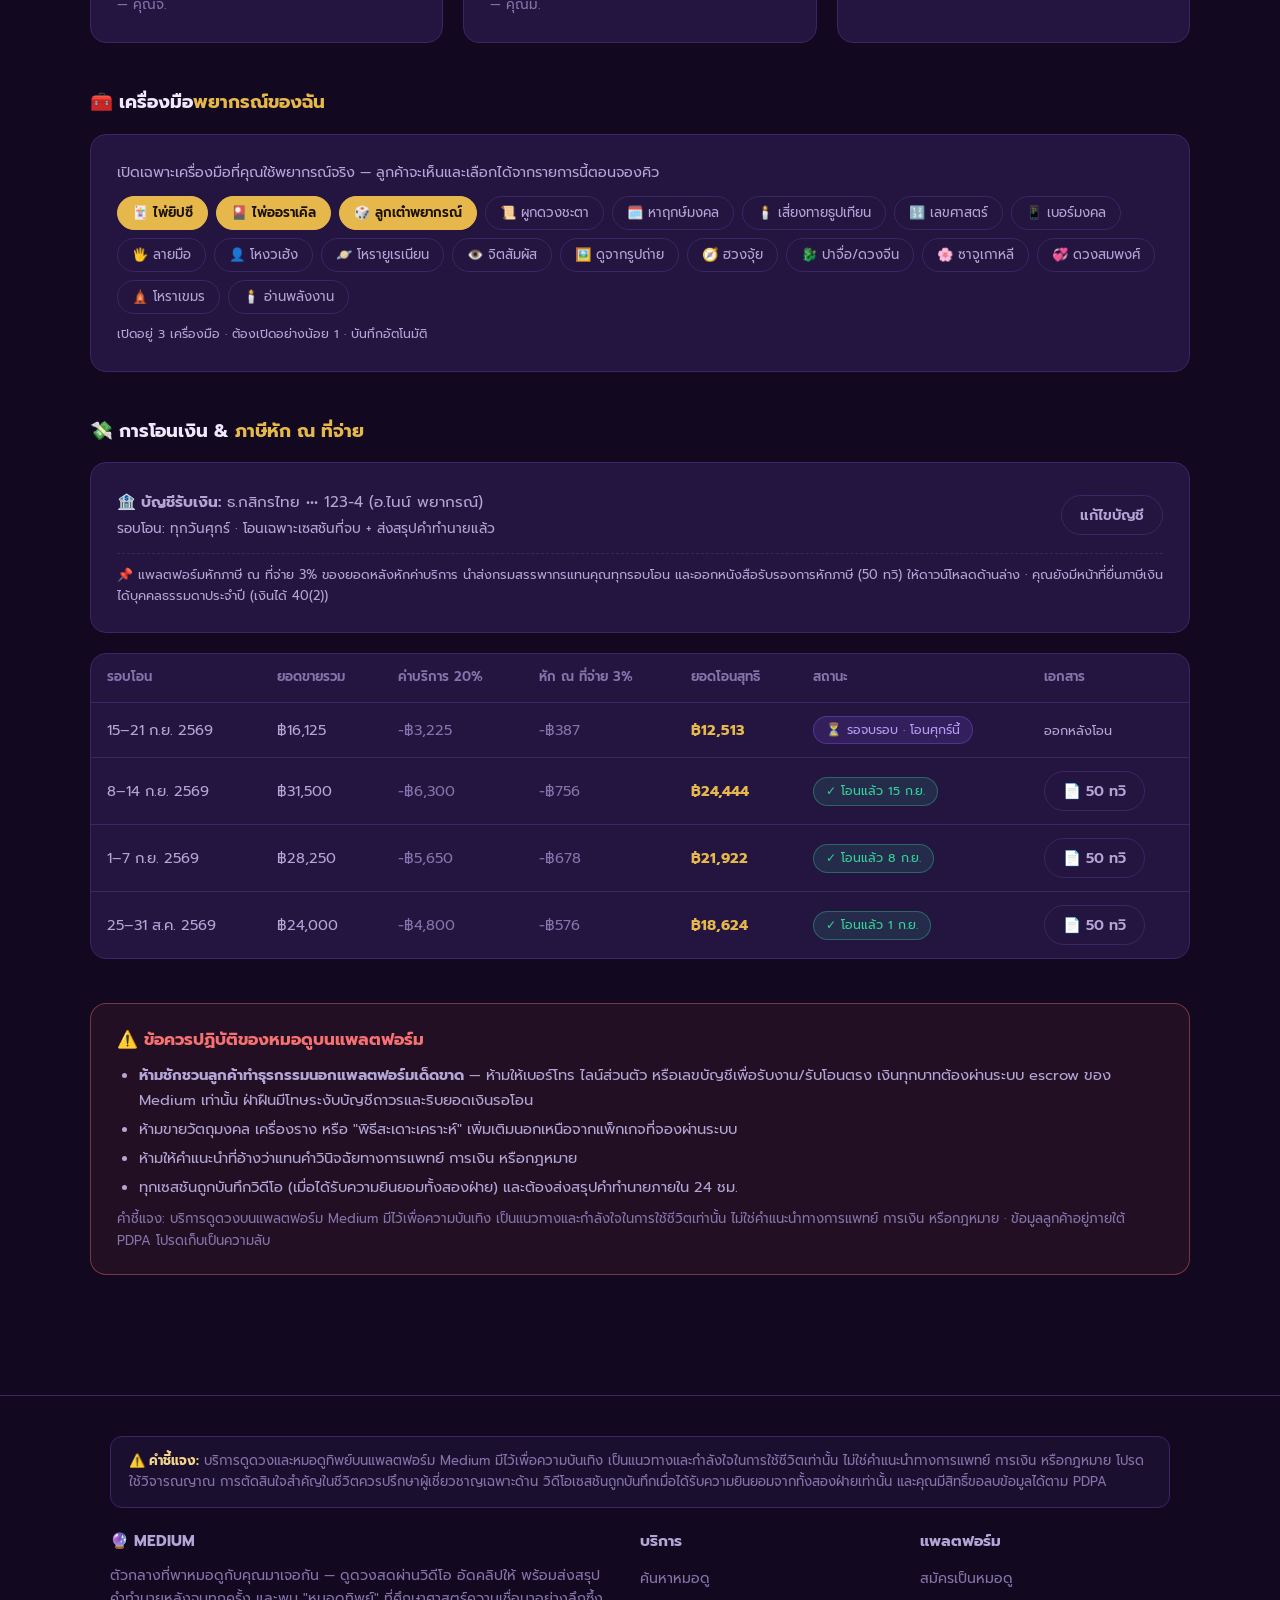
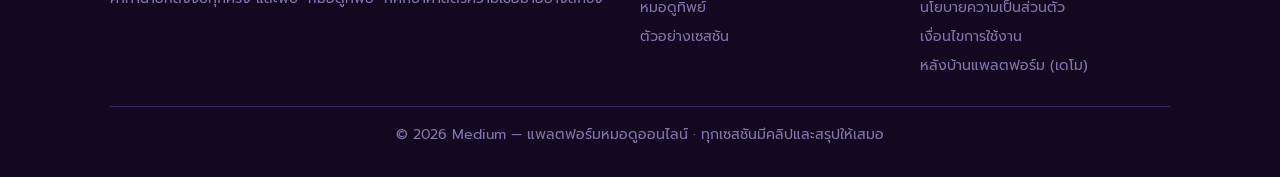
<file: dashboard.html>
<!doctype html>
<html lang="th">
<head>
  <meta charset="utf-8">
  <meta name="viewport" content="width=device-width, initial-scale=1, viewport-fit=cover">
  <title>หลังบ้านหมอดู — Medium</title>
  <link rel="icon" href="data:image/svg+xml,<svg xmlns=%22http://www.w3.org/2000/svg%22 viewBox=%220 0 100 100%22><text y=%22.9em%22 font-size=%2290%22>🔮</text></svg>">
  <link rel="preconnect" href="https://fonts.googleapis.com">
  <link href="https://fonts.googleapis.com/css2?family=Prompt:wght@300;400;500;600;700&display=swap" rel="stylesheet">
  <link rel="manifest" href="manifest.webmanifest">
  <meta name="theme-color" content="#12081f">
  <link rel="stylesheet" href="assets/css/style.css">
  <style>
    /* สไตล์เฉพาะหน้า dashboard (ไม่แตะ style.css กลาง) */
    .dash-welcome {
      display: flex; align-items: center; gap: 18px; flex-wrap: wrap;
      background: var(--bg-card); border: 1px solid var(--line);
      border-radius: var(--radius); padding: 22px 26px;
    }
    .dash-welcome .avatar { width: 68px; height: 68px; font-size: 2rem; }
    .dash-welcome .who { flex: 1; min-width: 180px; }
    .dash-welcome h2 { font-size: 1.3rem; margin-bottom: 2px; }
    .status-toggle {
      display: inline-flex; align-items: center; gap: 10px;
      border: 1px solid var(--line); border-radius: 999px;
      background: var(--bg-soft); padding: 9px 18px;
      color: var(--text); font-size: .92rem; font-weight: 600; transition: .2s;
    }
    .status-toggle:hover { border-color: var(--purple); }
    .stat-card h3 { font-size: .88rem; color: var(--text-dim); font-weight: 500; }
    .stat-card .num { font-size: 1.7rem; font-weight: 700; color: var(--gold); line-height: 1.3; }
    .stat-card .sub { font-size: .8rem; color: var(--text-faint); }
    .stat-card:hover { transform: none; }
    .table-wrap { overflow-x: auto; border: 1px solid var(--line); border-radius: var(--radius); background: var(--bg-card); }
    .dash-table { width: 100%; border-collapse: collapse; min-width: 680px; font-size: .92rem; }
    .dash-table th {
      text-align: left; padding: 13px 16px; color: var(--text-faint);
      font-weight: 600; font-size: .82rem; border-bottom: 1px solid var(--line);
      white-space: nowrap;
    }
    .dash-table td { padding: 13px 16px; border-bottom: 1px solid var(--line); color: var(--text-dim); vertical-align: middle; }
    .dash-table tr:last-child td { border-bottom: none; }
    .dash-table tr:hover td { background: rgba(139, 92, 246, .06); }
    .badge-ok { background: rgba(52, 211, 153, .12); color: var(--ok); border-color: rgba(52, 211, 153, .35); }
    .review-stars { color: var(--gold); letter-spacing: 2px; }
    .policy-box {
      background: rgba(248, 113, 113, .07); border: 1px solid rgba(248, 113, 113, .4);
      border-radius: var(--radius); padding: 22px 26px; font-size: .92rem;
      color: var(--text-dim); line-height: 1.7;
    }
    .policy-box h3 { color: var(--danger); font-size: 1.05rem; margin-bottom: 8px; }
    .policy-box ul { padding-left: 22px; margin: 8px 0; }
    .policy-box li { margin: 4px 0; }
    .dash-sec-title { font-size: 1.15rem; margin: 44px 0 16px; }
    .dash-sec-title .em { color: var(--gold); }
    @media (max-width: 580px) {
      .dash-welcome { padding: 18px; }
      .dash-welcome .actions { width: 100%; }
    }
  </style>
</head>
<body data-page="dashboard">
  <header class="nav" id="app-nav"></header>

  <section class="section container">

    <!-- 1) แถบต้อนรับ -->
    <div class="dash-welcome" id="welcome-bar"></div>

    <!-- 2) การ์ดสถิติ 4 ใบ -->
    <div class="grid grid-4 mt-2" id="stat-grid"></div>

    <!-- 3) คิวที่กำลังจะมาถึง -->
    <h3 class="dash-sec-title">📅 คิวที่<span class="em">กำลังจะมาถึง</span></h3>
    <div class="table-wrap">
      <table class="dash-table">
        <thead>
          <tr>
            <th>วัน–เวลา</th><th>ลูกค้า</th><th>เรื่องที่ถาม</th>
            <th>แพ็กเกจ</th><th>ราคา</th><th>สถานะเงิน</th><th></th>
          </tr>
        </thead>
        <tbody id="queue-body"></tbody>
      </table>
    </div>

    <!-- 4) เซสชันที่ผ่านมา -->
    <h3 class="dash-sec-title">🎥 เซสชันที่<span class="em">ผ่านมา</span></h3>
    <div class="table-wrap">
      <table class="dash-table">
        <thead>
          <tr>
            <th>วันที่</th><th>ลูกค้า</th><th>ความยาว</th>
            <th>รายได้สุทธิ</th><th>สรุปคำทำนาย</th><th>คลิป</th>
          </tr>
        </thead>
        <tbody id="past-body"></tbody>
      </table>
    </div>

    <!-- 5) รีวิวล่าสุด -->
    <h3 class="dash-sec-title">💬 รีวิว<span class="em">ล่าสุดจากลูกค้า</span></h3>
    <div class="grid grid-3" id="review-grid"></div>

    <!-- 5.5) เครื่องมือพยากรณ์ของฉัน -->
    <h3 class="dash-sec-title">🧰 เครื่องมือ<span class="em">พยากรณ์ของฉัน</span></h3>
    <div class="card" id="tools-card"></div>

    <!-- 5.6) การโอนเงิน & ภาษีหัก ณ ที่จ่าย -->
    <h3 class="dash-sec-title">💸 การโอนเงิน & <span class="em">ภาษีหัก ณ ที่จ่าย</span></h3>
    <div class="card" id="payout-account"></div>
    <div class="table-wrap mt-2">
      <table class="dash-table">
        <thead>
          <tr>
            <th>รอบโอน</th><th>ยอดขายรวม</th><th>ค่าบริการ 20%</th>
            <th>หัก ณ ที่จ่าย 3%</th><th>ยอดโอนสุทธิ</th><th>สถานะ</th><th>เอกสาร</th>
          </tr>
        </thead>
        <tbody id="payout-body"></tbody>
      </table>
    </div>

    <!-- 6) กล่องเตือนนโยบาย -->
    <div class="policy-box mt-4">
      <h3>⚠️ ข้อควรปฏิบัติของหมอดูบนแพลตฟอร์ม</h3>
      <ul>
        <li><b>ห้ามชักชวนลูกค้าทำธุรกรรมนอกแพลตฟอร์มเด็ดขาด</b> — ห้ามให้เบอร์โทร ไลน์ส่วนตัว หรือเลขบัญชีเพื่อรับงาน/รับโอนตรง เงินทุกบาทต้องผ่านระบบ escrow ของ Medium เท่านั้น ฝ่าฝืนมีโทษระงับบัญชีถาวรและริบยอดเงินรอโอน</li>
        <li>ห้ามขายวัตถุมงคล เครื่องราง หรือ "พิธีสะเดาะเคราะห์" เพิ่มเติมนอกเหนือจากแพ็กเกจที่จองผ่านระบบ</li>
        <li>ห้ามให้คำแนะนำที่อ้างว่าแทนคำวินิจฉัยทางการแพทย์ การเงิน หรือกฎหมาย</li>
        <li>ทุกเซสชันถูกบันทึกวิดีโอ (เมื่อได้รับความยินยอมทั้งสองฝ่าย) และต้องส่งสรุปคำทำนายภายใน 24 ชม.</li>
      </ul>
      <p style="font-size:.82rem;color:var(--text-faint)">
        คำชี้แจง: บริการดูดวงบนแพลตฟอร์ม Medium มีไว้เพื่อความบันเทิง เป็นแนวทางและกำลังใจในการใช้ชีวิตเท่านั้น
        ไม่ใช่คำแนะนำทางการแพทย์ การเงิน หรือกฎหมาย · ข้อมูลลูกค้าอยู่ภายใต้ PDPA โปรดเก็บเป็นความลับ
      </p>
    </div>

  </section>

  <footer class="footer" id="app-footer"></footer>

  <script src="data/seers.js"></script>
  <script src="assets/js/app.js"></script>
  <script>
    // ---------- หมอดูที่ล็อกอิน (mock: คนแรกใน SEERS) ----------
    const me = window.SEERS[0];
    let isOnline = me.online;

    const FEE = 0.2; // ค่าบริการแพลตฟอร์ม 20%
    const net = (gross) => Math.round(gross * (1 - FEE));
    const baht = (n) => "฿" + n.toLocaleString("th-TH");

    // ---------- ข้อมูล mock ของหน้า dashboard ----------
    // คิวที่กำลังจะมาถึง (gross = นาที × ราคา/นาที ของหมอดู)
    const upcoming = [
      { dt: "วันนี้ 19:30", customer: "คุณพ.", topic: "ความรัก — จะได้คืนดีไหม", tool: "🃏 ไพ่ยิปซี", files: ["รูปคู่กับแฟนเก่า.jpg"], minutes: 30, escrow: "พักในระบบแล้ว", soon: true },
      { dt: "วันนี้ 21:00", customer: "คุณน.", topic: "เนื้อคู่ปีนี้", tool: "🎴 ไพ่ออราเคิล", minutes: 15, escrow: "พักในระบบแล้ว", soon: true },
      { dt: "พรุ่งนี้ 10:00", customer: "คุณส.", topic: "การงาน — ย้ายงานดีไหม", tool: "🃏 ไพ่ยิปซี", files: ["jd-งานใหม่.pdf"], minutes: 60, escrow: "พักในระบบแล้ว" },
      { dt: "พรุ่งนี้ 14:30", customer: "คุณก.", topic: "ดวงโดยรวมครึ่งปีหลัง", tool: "🎲 ลูกเต๋าพยากรณ์", minutes: 30, escrow: "พักในระบบแล้ว" },
      { dt: "18 ก.ย. 18:00", customer: "คุณอ.", topic: "ความรัก — คนคุยคนใหม่", tool: "🃏 ไพ่ยิปซี", minutes: 30, escrow: "รอชำระเงิน", pending: true }
    ];

    // เซสชันที่ผ่านมา (grossนาที ให้คำนวณสุทธิหลังหัก 20%)
    const past = [
      { date: "14 ก.ย. 2569", customer: "คุณจ.", minutes: 30 },
      { date: "13 ก.ย. 2569", customer: "คุณม.", minutes: 60 },
      { date: "12 ก.ย. 2569", customer: "คุณว.", minutes: 15 },
      { date: "10 ก.ย. 2569", customer: "คุณบ.", minutes: 30 },
      { date: "8 ก.ย. 2569", customer: "คุณท.", minutes: 30 }
    ];

    const reviews = [
      { stars: 5, name: "คุณจ.", text: "อาจารย์ทักเรื่องคนเก่าแม่นมาก ไม่ได้เล่าอะไรเลยค่ะ ได้กำลังใจกลับไปเต็ม ๆ สรุปคำทำนายละเอียดมาก" },
      { stars: 5, name: "คุณม.", text: "ดูจังหวะคืนดีให้ชัดเจน บอกช่วงเวลาเป๊ะ ๆ พร้อมข้อควรระวัง คลิปย้อนหลังกลับมาดูซ้ำได้ ชอบมากครับ" },
      { stars: 4, name: "คุณว.", text: "อ่านไพ่ละเอียด ใจเย็น ตอบทุกคำถาม เวลา 15 นาทีสั้นไปนิด รอบหน้าจะจอง 30 นาทีค่ะ" }
    ];

    // สถิติเดือนนี้ (mock)
    const monthSessions = 42;
    const monthGross = monthSessions * 30 * me.pricePerMin; // เฉลี่ยเซสชันละ 30 นาที
    const monthNet = net(monthGross);
    const escrowPending = upcoming.filter(q => !q.pending)
      .reduce((sum, q) => sum + net(q.minutes * me.pricePerMin), 0);

    // ---------- 1) แถบต้อนรับ ----------
    const welcomeEl = document.getElementById("welcome-bar");
    function renderWelcome() {
      welcomeEl.innerHTML = `
        <div class="avatar">${me.emoji}</div>
        <div class="who">
          <h2>สวัสดี, ${me.name} 🙏</h2>
          <div class="seer-title">
            ${isOnline ? '<span class="online-dot"></span>ออนไลน์ — ลูกค้าจองคิวคุณได้' : '<span class="offline-dot"></span>ออฟไลน์ — ซ่อนจากหน้าค้นหา'}
          </div>
          <div class="rating">${starText(me.rating)} ${me.rating} <span class="cnt">(${me.reviews.toLocaleString()} รีวิว)</span></div>
        </div>
        <div class="actions">
          <button class="status-toggle" id="online-toggle">
            ${isOnline ? '<span class="online-dot"></span>เปิดรับคิว' : '<span class="offline-dot"></span>ปิดรับคิว'}
          </button>
        </div>`;
      document.getElementById("online-toggle").onclick = () => {
        isOnline = !isOnline;
        renderWelcome();
      };
    }
    renderWelcome();

    // ---------- 2) การ์ดสถิติ ----------
    document.getElementById("stat-grid").innerHTML = `
      <div class="card stat-card">
        <h3>💰 รายได้เดือนนี้ (สุทธิ)</h3>
        <div class="num">${baht(monthNet)}</div>
        <div class="sub">หลังหักค่าบริการแพลตฟอร์ม 20% · ยอดขายรวม ${baht(monthGross)}</div>
      </div>
      <div class="card stat-card">
        <h3>🗓️ เซสชันเดือนนี้</h3>
        <div class="num">${monthSessions} ครั้ง</div>
        <div class="sub">ส่งสรุปคำทำนายครบ 100%</div>
      </div>
      <div class="card stat-card">
        <h3>⭐ เรตติ้งเฉลี่ย</h3>
        <div class="num">${me.rating}</div>
        <div class="sub">จาก ${me.reviews.toLocaleString()} รีวิวทั้งหมด</div>
      </div>
      <div class="card stat-card">
        <h3>🔒 ยอดเงินรอโอน (escrow)</h3>
        <div class="num">${baht(escrowPending)}</div>
        <div class="sub">โอนทุกศุกร์หลังจบเซสชัน+ส่งสรุป · หักภาษี ณ ที่จ่าย 3% ก่อนโอน</div>
      </div>`;

    // ---------- 3) คิวที่กำลังจะมาถึง ----------
    document.getElementById("queue-body").innerHTML = upcoming.map(q => {
      const price = q.minutes * me.pricePerMin;
      return `
        <tr>
          <td style="white-space:nowrap">${q.soon ? "🔴 " : ""}${q.dt}</td>
          <td>${q.customer}</td>
          <td>${q.topic}
            <div style="font-size:.75rem;color:var(--text-faint)">${q.tool || ""}${q.files ? ` · 📎 ${q.files.join(", ")}` : ""}</div>
          </td>
          <td style="white-space:nowrap">${q.minutes} นาที</td>
          <td style="white-space:nowrap"><b class="gold">${baht(price)}</b></td>
          <td style="white-space:nowrap">
            ${q.pending
              ? '<span class="badge">⏳ รอชำระเงิน</span>'
              : '<span class="badge badge-ok">🔒 พักในระบบแล้ว</span>'}
          </td>
          <td>
            <a href="session.html" class="btn btn-purple btn-sm" style="white-space:nowrap">🎥 เข้าเซสชัน</a>
          </td>
        </tr>`;
    }).join("");

    // ---------- 4) เซสชันที่ผ่านมา ----------
    document.getElementById("past-body").innerHTML = past.map(p => `
      <tr>
        <td style="white-space:nowrap">${p.date}</td>
        <td>${p.customer}</td>
        <td style="white-space:nowrap">${p.minutes} นาที</td>
        <td style="white-space:nowrap"><b class="gold">${baht(net(p.minutes * me.pricePerMin))}</b></td>
        <td style="white-space:nowrap"><span class="badge badge-ok">ส่งสรุปแล้ว ✓</span></td>
        <td><a href="session.html" class="gold" style="white-space:nowrap">▶ ดูคลิป</a></td>
      </tr>`).join("");

    // ---------- 5) รีวิวล่าสุด ----------
    document.getElementById("review-grid").innerHTML = reviews.map(r => `
      <div class="card">
        <div class="review-stars">${"★".repeat(r.stars)}${"☆".repeat(5 - r.stars)}</div>
        <p style="margin:10px 0">"${r.text}"</p>
        <div class="seer-title">— ${r.name}</div>
      </div>`).join("");

    // ---------- 5.5) เครื่องมือพยากรณ์ของฉัน ----------
    // หมอดูเลือกเครื่องมือที่ใช้จริง — ลูกค้าจะเลือกได้เฉพาะจากรายการนี้ตอนจองคิว
    const ALL_TOOLS = [
      "🃏 ไพ่ยิปซี", "🎴 ไพ่ออราเคิล", "🎲 ลูกเต๋าพยากรณ์", "📜 ผูกดวงชะตา",
      "🗓️ หาฤกษ์มงคล", "🕯️ เสี่ยงทายธูปเทียน", "🔢 เลขศาสตร์", "📱 เบอร์มงคล",
      "🖐️ ลายมือ", "👤 โหงวเฮ้ง", "🪐 โหรายูเรเนียน", "👁️ จิตสัมผัส",
      "🖼️ ดูจากรูปถ่าย", "🧭 ฮวงจุ้ย", "🐉 ปาจื่อ/ดวงจีน", "🌸 ซาจูเกาหลี",
      "💞 ดวงสมพงศ์", "🛕 โหราเขมร", "🕯️ อ่านพลังงาน"
    ];
    const TOOLS_KEY = "medium_seer_tools_" + me.id;
    function myTools() {
      try {
        const o = JSON.parse(localStorage.getItem(TOOLS_KEY));
        if (Array.isArray(o) && o.length) return o;
      } catch (e) { /* ใช้ค่าเริ่มต้น */ }
      return me.tools || [];
    }
    function renderTools() {
      const mine = myTools();
      document.getElementById("tools-card").innerHTML = `
        <p class="muted" style="font-size:.9rem;margin-bottom:12px">
          เปิดเฉพาะเครื่องมือที่คุณใช้พยากรณ์จริง — ลูกค้าจะเห็นและเลือกได้จากรายการนี้ตอนจองคิว</p>
        <div class="tool-pick-row">
          ${ALL_TOOLS.map(t => `<button class="chip tool-pick ${mine.includes(t) ? "active" : ""}" data-tool="${t}">${t}</button>`).join("")}
        </div>
        <p class="muted" style="font-size:.78rem;margin-top:10px">
          เปิดอยู่ ${mine.length} เครื่องมือ · ต้องเปิดอย่างน้อย 1 · บันทึกอัตโนมัติ</p>`;
      document.querySelectorAll("#tools-card .tool-pick").forEach(b => b.onclick = () => {
        let mine = myTools();
        if (mine.includes(b.dataset.tool)) {
          if (mine.length === 1) return; // ต้องเหลืออย่างน้อย 1
          mine = mine.filter(t => t !== b.dataset.tool);
        } else mine = [...mine, b.dataset.tool];
        try { localStorage.setItem(TOOLS_KEY, JSON.stringify(mine)); } catch (e) { /* private mode */ }
        renderTools();
      });
    }
    renderTools();

    // ---------- 5.6) การโอนเงิน & ภาษีหัก ณ ที่จ่าย ----------
    // แพลตฟอร์ม (นิติบุคคล) จ่ายค่าบริการให้หมอดู → มีหน้าที่หักภาษี ณ ที่จ่าย 3%
    // ของยอดหลังหักค่าบริการแพลตฟอร์ม แล้วนำส่งกรมสรรพากร พร้อมออกหนังสือรับรอง (50 ทวิ)
    const WHT = 0.03;
    document.getElementById("payout-account").innerHTML = `
      <div style="display:flex;gap:20px;flex-wrap:wrap;align-items:center;justify-content:space-between">
        <div>
          <p style="font-size:.95rem"><b>🏦 บัญชีรับเงิน:</b> ธ.กสิกรไทย ••• 123-4 (${me.name})</p>
          <p class="muted" style="font-size:.85rem;margin-top:4px">
            รอบโอน: ทุกวันศุกร์ · โอนเฉพาะเซสชันที่จบ + ส่งสรุปคำทำนายแล้ว</p>
        </div>
        <button class="btn btn-ghost btn-sm" onclick="alert('เดโม — ระบบจริงจะยืนยันตัวตน (KYC) ก่อนเปลี่ยนบัญชี')">แก้ไขบัญชี</button>
      </div>
      <p class="muted" style="font-size:.8rem;margin-top:12px;border-top:1px dashed var(--line);padding-top:10px">
        📌 แพลตฟอร์มหักภาษี ณ ที่จ่าย 3% ของยอดหลังหักค่าบริการ นำส่งกรมสรรพากรแทนคุณทุกรอบโอน
        และออกหนังสือรับรองการหักภาษี (50 ทวิ) ให้ดาวน์โหลดด้านล่าง · คุณยังมีหน้าที่ยื่นภาษีเงินได้บุคคลธรรมดาประจำปี (เงินได้ 40(2))</p>`;

    const payoutRounds = [
      { period: "15–21 ก.ย. 2569", gross: upcoming.filter(q => !q.pending).reduce((s, q) => s + q.minutes * me.pricePerMin, 0) + 12750, status: "รอจบรอบ · โอนศุกร์นี้", open: true },
      { period: "8–14 ก.ย. 2569", gross: 31500, status: "โอนแล้ว 15 ก.ย." },
      { period: "1–7 ก.ย. 2569", gross: 28250, status: "โอนแล้ว 8 ก.ย." },
      { period: "25–31 ส.ค. 2569", gross: 24000, status: "โอนแล้ว 1 ก.ย." }
    ];
    document.getElementById("payout-body").innerHTML = payoutRounds.map(r => {
      const fee = Math.round(r.gross * FEE);
      const afterFee = r.gross - fee;
      const wht = Math.round(afterFee * WHT);
      const netPay = afterFee - wht;
      return `
        <tr>
          <td style="white-space:nowrap">${r.period}</td>
          <td style="white-space:nowrap">${baht(r.gross)}</td>
          <td style="white-space:nowrap;color:var(--text-faint)">−${baht(fee)}</td>
          <td style="white-space:nowrap;color:var(--text-faint)">−${baht(wht)}</td>
          <td style="white-space:nowrap"><b class="gold">${baht(netPay)}</b></td>
          <td style="white-space:nowrap">${r.open ? '<span class="badge">⏳ ' + r.status + "</span>" : '<span class="badge badge-ok">✓ ' + r.status + "</span>"}</td>
          <td>${r.open ? '<span class="muted" style="font-size:.8rem">ออกหลังโอน</span>'
            : `<button class="btn btn-ghost btn-sm" onclick="download50Tawi('${r.period}', ${afterFee}, ${wht})">📄 50 ทวิ</button>`}</td>
        </tr>`;
    }).join("");

    // หนังสือรับรองหักภาษี ณ ที่จ่าย (ไฟล์ตัวอย่างสำหรับเดโม)
    function download50Tawi(period, base, wht) {
      const txt = [
        "หนังสือรับรองการหักภาษี ณ ที่จ่าย (50 ทวิ) — เอกสารตัวอย่างเดโม",
        "==============================================",
        "ผู้จ่ายเงิน: บริษัท มีเดียม แพลตฟอร์ม จำกัด (เดโม)",
        "ผู้รับเงิน: " + me.name,
        "รอบจ่าย: " + period,
        "ประเภทเงินได้: ค่าบริการ (มาตรา 40(2))",
        "จำนวนเงินที่จ่าย: " + base.toLocaleString("th-TH") + " บาท",
        "ภาษีหัก ณ ที่จ่าย (3%): " + wht.toLocaleString("th-TH") + " บาท",
        "",
        "* เอกสารนี้เป็นตัวอย่างจากระบบเดโม ไม่มีผลทางกฎหมาย"
      ].join("\n");
      const a = document.createElement("a");
      a.href = URL.createObjectURL(new Blob(["﻿" + txt], { type: "text/plain;charset=utf-8" }));
      a.download = "50tawi-demo.txt";
      document.body.appendChild(a); a.click(); a.remove();
    }
  </script>
</body>
</html>
</file>
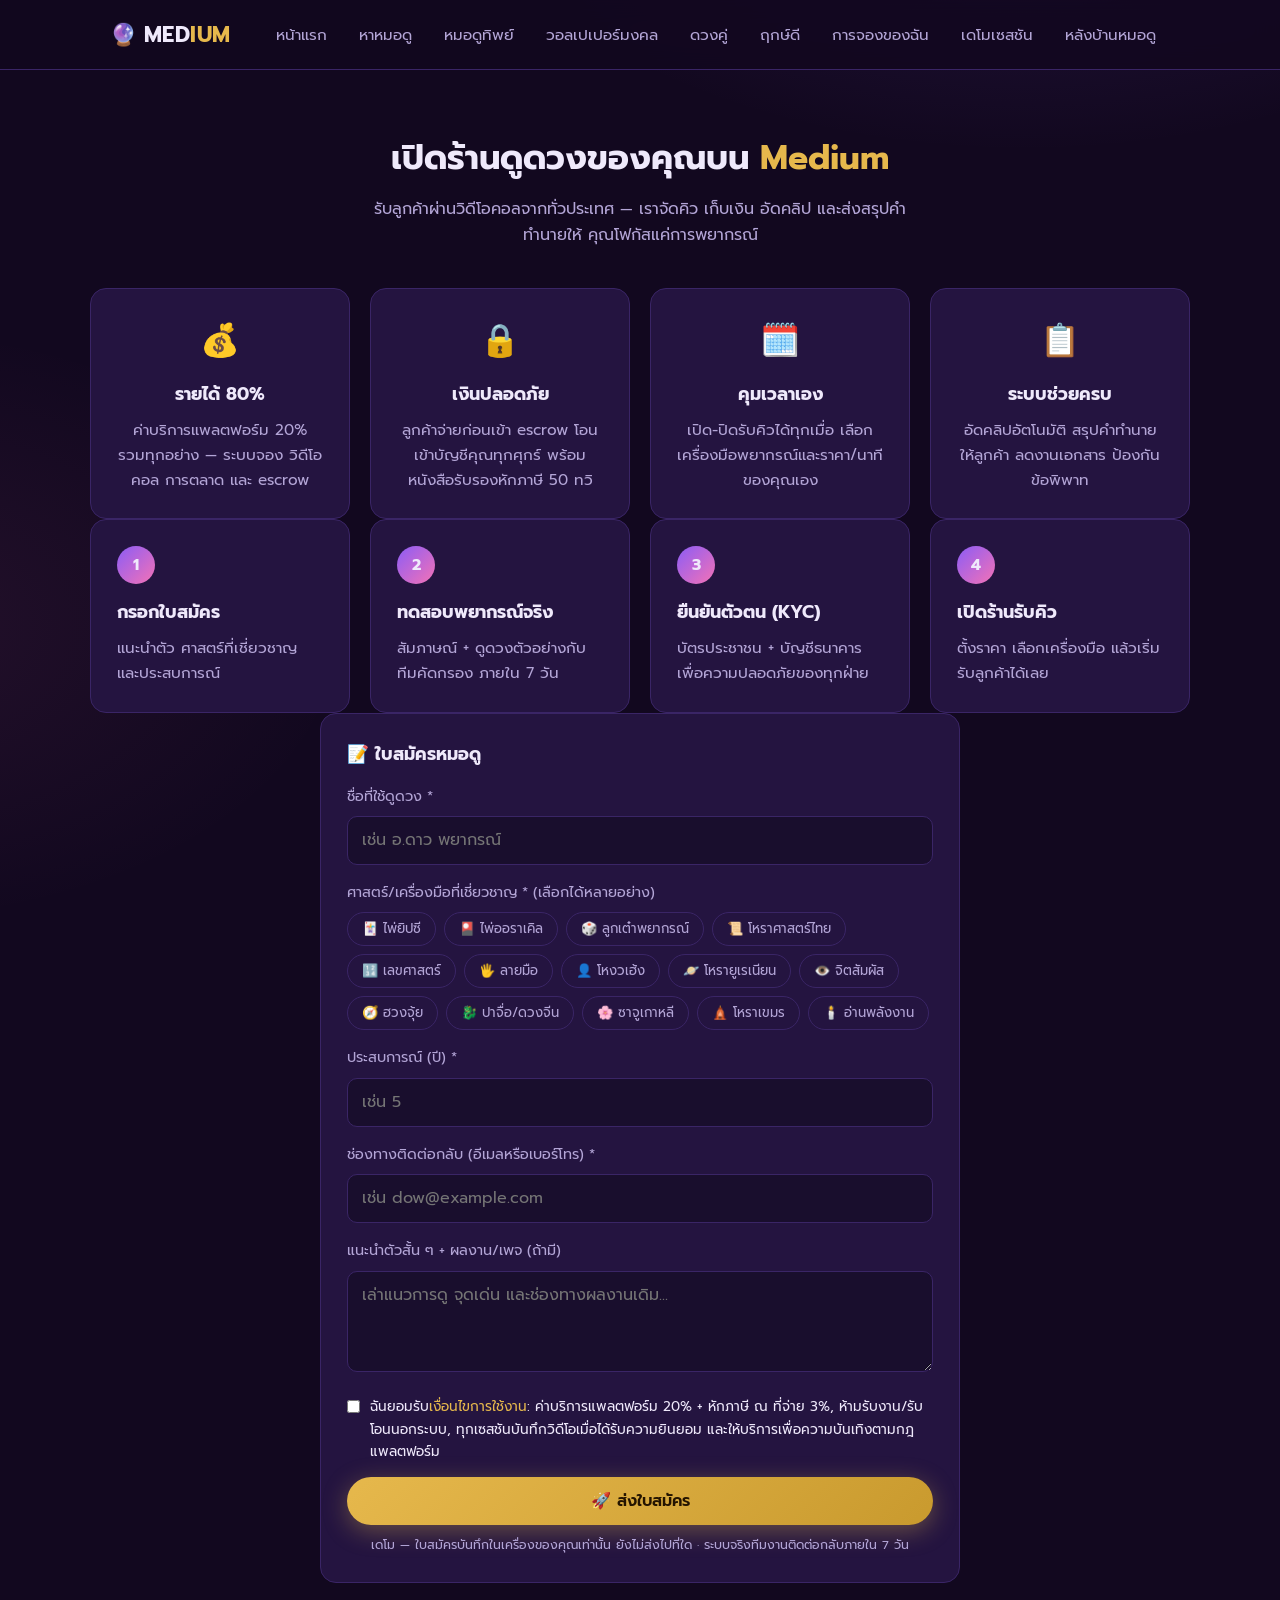
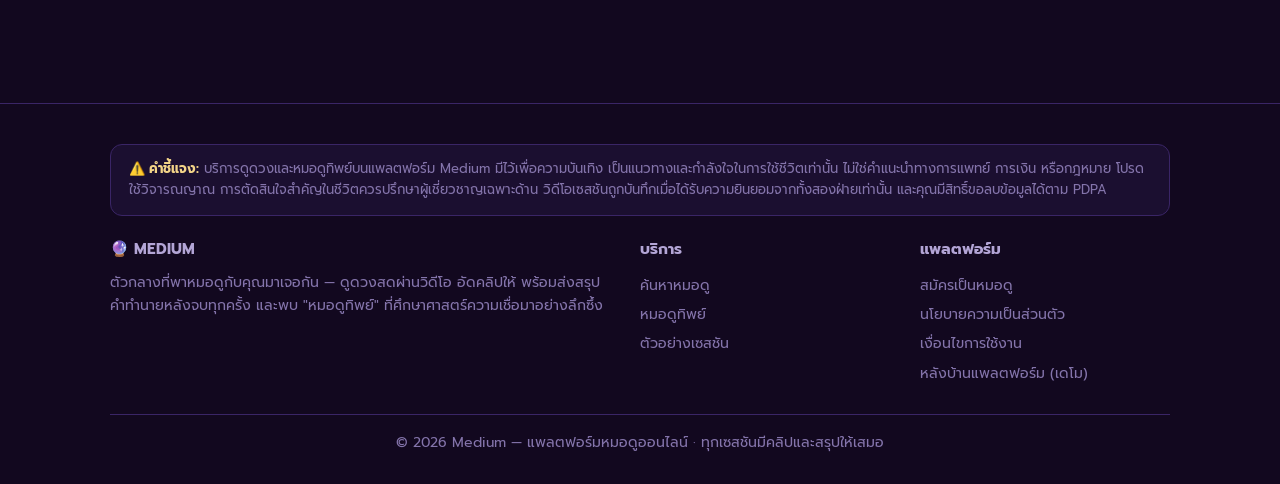
<file: join-seer.html>
<!doctype html>
<html lang="th">
<head>
  <meta charset="utf-8">
  <meta name="viewport" content="width=device-width, initial-scale=1, viewport-fit=cover">
  <title>สมัครเป็นหมอดูบน Medium — เปิดร้านดูดวงออนไลน์ รับงานผ่านวิดีโอคอล</title>
  <meta name="description" content="สมัครเป็นหมอดูบนแพลตฟอร์ม Medium รับลูกค้าดูดวงผ่านวิดีโอคอล เงินเข้าระบบ escrow ปลอดภัย โอนทุกสัปดาห์ มีระบบจัดคิว อัดคลิป และสรุปคำทำนายให้อัตโนมัติ">
  <link rel="canonical" href="https://bayahoob-afk.github.io/medium-web/join-seer.html">
  <meta property="og:title" content="สมัครเป็นหมอดูบน Medium — เปิดร้านดูดวงออนไลน์">
  <meta property="og:description" content="รับลูกค้าดูดวงผ่านวิดีโอคอล เงินปลอดภัยผ่าน escrow โอนทุกสัปดาห์">
  <meta property="og:url" content="https://bayahoob-afk.github.io/medium-web/join-seer.html">
  <link rel="icon" href="data:image/svg+xml,<svg xmlns=%22http://www.w3.org/2000/svg%22 viewBox=%220 0 100 100%22><text y=%22.9em%22 font-size=%2290%22>🔮</text></svg>">
  <link rel="preconnect" href="https://fonts.googleapis.com">
  <link href="https://fonts.googleapis.com/css2?family=Prompt:wght@300;400;500;600;700&display=swap" rel="stylesheet">
  <link rel="manifest" href="manifest.webmanifest">
  <meta name="theme-color" content="#12081f">
  <link rel="stylesheet" href="assets/css/style.css">
</head>
<body data-page="join">
  <header class="nav" id="app-nav"></header>

  <section class="section container">
    <div class="section-head">
      <h2>เปิดร้านดูดวงของคุณบน <span class="em">Medium</span></h2>
      <p>รับลูกค้าผ่านวิดีโอคอลจากทั่วประเทศ — เราจัดคิว เก็บเงิน อัดคลิป และส่งสรุปคำทำนายให้
        คุณโฟกัสแค่การพยากรณ์</p>
    </div>

    <div class="grid grid-4 mb-4">
      <div class="card tc"><span class="icon">💰</span><h3>รายได้ 80%</h3>
        <p>ค่าบริการแพลตฟอร์ม 20% รวมทุกอย่าง — ระบบจอง วิดีโอคอล การตลาด และ escrow</p></div>
      <div class="card tc"><span class="icon">🔒</span><h3>เงินปลอดภัย</h3>
        <p>ลูกค้าจ่ายก่อนเข้า escrow โอนเข้าบัญชีคุณทุกศุกร์ พร้อมหนังสือรับรองหักภาษี 50 ทวิ</p></div>
      <div class="card tc"><span class="icon">🗓️</span><h3>คุมเวลาเอง</h3>
        <p>เปิด-ปิดรับคิวได้ทุกเมื่อ เลือกเครื่องมือพยากรณ์และราคา/นาทีของคุณเอง</p></div>
      <div class="card tc"><span class="icon">📋</span><h3>ระบบช่วยครบ</h3>
        <p>อัดคลิปอัตโนมัติ สรุปคำทำนายให้ลูกค้า ลดงานเอกสาร ป้องกันข้อพิพาท</p></div>
    </div>

    <div class="grid grid-4 mb-4">
      <div class="card"><div class="step-num">1</div><h3>กรอกใบสมัคร</h3><p>แนะนำตัว ศาสตร์ที่เชี่ยวชาญ และประสบการณ์</p></div>
      <div class="card"><div class="step-num">2</div><h3>ทดสอบพยากรณ์จริง</h3><p>สัมภาษณ์ + ดูดวงตัวอย่างกับทีมคัดกรอง ภายใน 7 วัน</p></div>
      <div class="card"><div class="step-num">3</div><h3>ยืนยันตัวตน (KYC)</h3><p>บัตรประชาชน + บัญชีธนาคาร เพื่อความปลอดภัยของทุกฝ่าย</p></div>
      <div class="card"><div class="step-num">4</div><h3>เปิดร้านรับคิว</h3><p>ตั้งราคา เลือกเครื่องมือ แล้วเริ่มรับลูกค้าได้เลย</p></div>
    </div>

    <div class="card" style="max-width:640px;margin:0 auto">
      <h3 style="margin-bottom:14px">📝 ใบสมัครหมอดู</h3>
      <form id="join-form">
        <div class="form-group">
          <label>ชื่อที่ใช้ดูดวง *</label>
          <input required id="jf-name" placeholder="เช่น อ.ดาว พยากรณ์" style="width:100%;background:rgba(0,0,0,.3);color:inherit;border:1px solid var(--line);border-radius:10px;padding:10px 14px;font:inherit">
        </div>
        <div class="form-group">
          <label>ศาสตร์/เครื่องมือที่เชี่ยวชาญ * (เลือกได้หลายอย่าง)</label>
          <div class="tool-pick-row" id="jf-tools"></div>
        </div>
        <div class="form-group">
          <label>ประสบการณ์ (ปี) *</label>
          <input required id="jf-exp" type="number" min="1" max="60" placeholder="เช่น 5" style="width:100%;background:rgba(0,0,0,.3);color:inherit;border:1px solid var(--line);border-radius:10px;padding:10px 14px;font:inherit">
        </div>
        <div class="form-group">
          <label>ช่องทางติดต่อกลับ (อีเมลหรือเบอร์โทร) *</label>
          <input required id="jf-contact" placeholder="เช่น dow@example.com" style="width:100%;background:rgba(0,0,0,.3);color:inherit;border:1px solid var(--line);border-radius:10px;padding:10px 14px;font:inherit">
        </div>
        <div class="form-group">
          <label>แนะนำตัวสั้น ๆ + ผลงาน/เพจ (ถ้ามี)</label>
          <textarea id="jf-bio" rows="3" placeholder="เล่าแนวการดู จุดเด่น และช่องทางผลงานเดิม..." style="width:100%;background:rgba(0,0,0,.3);color:inherit;border:1px solid var(--line);border-radius:10px;padding:10px 14px;font:inherit"></textarea>
        </div>
        <label style="display:flex;gap:10px;font-size:.85rem;align-items:flex-start;margin-bottom:14px">
          <input type="checkbox" required id="jf-agree" style="margin-top:4px">
          <span>ฉันยอมรับ<a href="terms.html" class="gold">เงื่อนไขการใช้งาน</a>:
            ค่าบริการแพลตฟอร์ม 20% + หักภาษี ณ ที่จ่าย 3%, ห้ามรับงาน/รับโอนนอกระบบ,
            ทุกเซสชันบันทึกวิดีโอเมื่อได้รับความยินยอม และให้บริการเพื่อความบันเทิงตามกฎแพลตฟอร์ม</span>
        </label>
        <button class="btn btn-gold" style="width:100%" type="submit">🚀 ส่งใบสมัคร</button>
        <p class="muted tc" style="font-size:.78rem;margin-top:10px">
          เดโม — ใบสมัครบันทึกในเครื่องของคุณเท่านั้น ยังไม่ส่งไปที่ใด · ระบบจริงทีมงานติดต่อกลับภายใน 7 วัน</p>
      </form>
      <div id="join-done" class="tc" hidden style="padding:16px 0">
        <div style="font-size:3rem">🎉</div>
        <h3 class="mt-1">ส่งใบสมัครแล้ว!</h3>
        <p class="muted" style="margin:10px 0">ทีมคัดกรองจะติดต่อกลับภายใน 7 วัน เพื่อนัดสัมภาษณ์และทดสอบพยากรณ์
          <br>(เดโม — ข้อมูลอยู่ในเครื่องของคุณเท่านั้น)</p>
        <a href="dashboard.html" class="btn btn-purple">👀 ดูตัวอย่างหลังบ้านหมอดู</a>
      </div>
    </div>
  </section>

  <footer class="footer" id="app-footer"></footer>

  <script src="assets/js/app.js"></script>
  <script>
    const JOIN_TOOLS = ["🃏 ไพ่ยิปซี", "🎴 ไพ่ออราเคิล", "🎲 ลูกเต๋าพยากรณ์", "📜 โหราศาสตร์ไทย",
      "🔢 เลขศาสตร์", "🖐️ ลายมือ", "👤 โหงวเฮ้ง", "🪐 โหรายูเรเนียน", "👁️ จิตสัมผัส",
      "🧭 ฮวงจุ้ย", "🐉 ปาจื่อ/ดวงจีน", "🌸 ซาจูเกาหลี", "🛕 โหราเขมร", "🕯️ อ่านพลังงาน"];
    const box = document.getElementById("jf-tools");
    box.innerHTML = JOIN_TOOLS.map(t => `<button type="button" class="chip tool-pick" data-tool="${t}">${t}</button>`).join("");
    box.querySelectorAll(".tool-pick").forEach(b => b.onclick = () => b.classList.toggle("active"));

    document.getElementById("join-form").onsubmit = e => {
      e.preventDefault();
      const tools = [...box.querySelectorAll(".tool-pick.active")].map(b => b.dataset.tool);
      if (!tools.length) { box.style.outline = "1px solid var(--danger)"; return; }
      try {
        const apps = JSON.parse(localStorage.getItem("medium_seer_apps") || "[]");
        apps.unshift({
          name: document.getElementById("jf-name").value.trim(),
          tools, exp: +document.getElementById("jf-exp").value,
          contact: document.getElementById("jf-contact").value.trim(),
          bio: document.getElementById("jf-bio").value.trim(),
          at: new Date().toISOString()
        });
        localStorage.setItem("medium_seer_apps", JSON.stringify(apps.slice(0, 5)));
      } catch (err) { /* private mode: แสดงหน้าสำเร็จได้ตามปกติ */ }
      document.getElementById("join-form").hidden = true;
      document.getElementById("join-done").hidden = false;
    };
  </script>
</body>
</html>
</file>
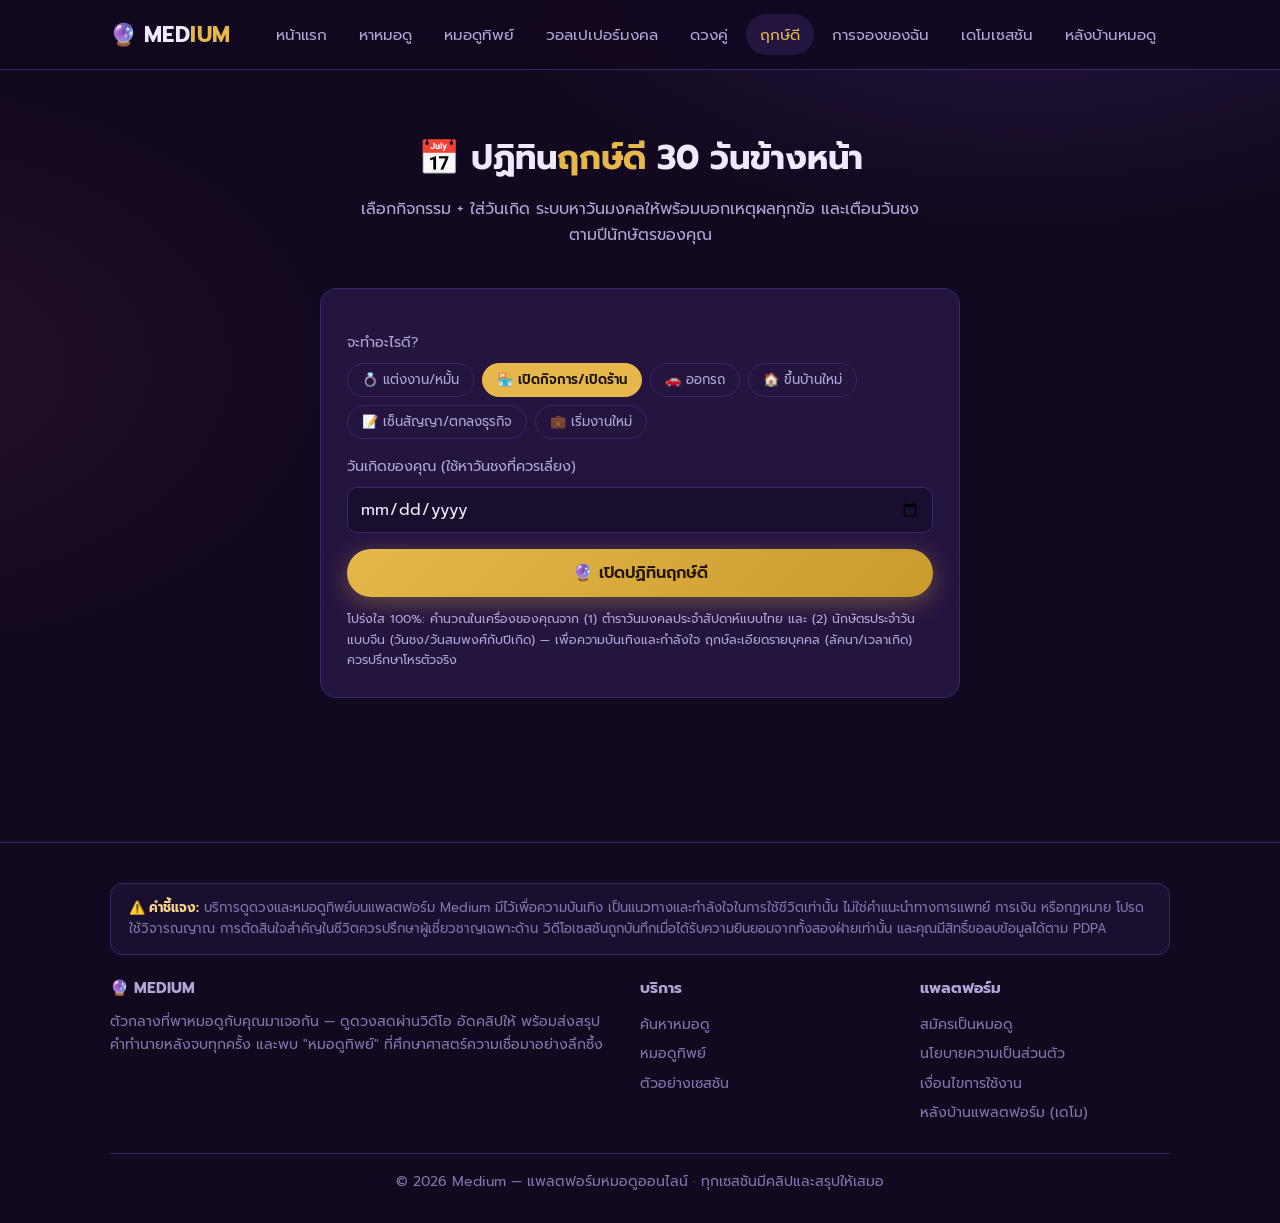
<file: lucky-days.html>
<!doctype html>
<html lang="th">
<head>
  <meta charset="utf-8">
  <meta name="viewport" content="width=device-width, initial-scale=1, viewport-fit=cover">
  <title>ปฏิทินฤกษ์ดี เช็คฤกษ์มงคล ฟรี — แต่งงาน เปิดกิจการ ออกรถ เลี่ยงวันชง | Medium</title>
  <meta name="description" content="หาฤกษ์ดี 30 วันข้างหน้าฟรี — แต่งงาน เปิดกิจการ ออกรถ ขึ้นบ้านใหม่ เซ็นสัญญา คำนวณจากตำราวันประจำสัปดาห์และนักษัตรประจำวัน พร้อมเลี่ยงวันชงจากปีเกิดของคุณ บอกเหตุผลทุกข้อ">
  <link rel="canonical" href="https://bayahoob-afk.github.io/medium-web/lucky-days.html">
  <meta property="og:title" content="ปฏิทินฤกษ์ดี — หาวันมงคล 30 วันข้างหน้า ฟรี">
  <meta property="og:description" content="เลือกกิจกรรม + ใส่วันเกิด ระบบหาวันดีให้พร้อมเหตุผล และเตือนวันชงที่ควรเลี่ยง">
  <meta property="og:url" content="https://bayahoob-afk.github.io/medium-web/lucky-days.html">
  <link rel="icon" href="data:image/svg+xml,<svg xmlns=%22http://www.w3.org/2000/svg%22 viewBox=%220 0 100 100%22><text y=%22.9em%22 font-size=%2290%22>🔮</text></svg>">
  <link rel="preconnect" href="https://fonts.googleapis.com">
  <link href="https://fonts.googleapis.com/css2?family=Prompt:wght@300;400;500;600;700&display=swap" rel="stylesheet">
  <link rel="manifest" href="manifest.webmanifest">
  <meta name="theme-color" content="#12081f">
  <link rel="stylesheet" href="assets/css/style.css">
</head>
<body data-page="lucky">
  <header class="nav" id="app-nav"></header>

  <section class="section container">
    <div class="section-head">
      <h2>📅 ปฏิทิน<span class="em">ฤกษ์ดี</span> 30 วันข้างหน้า</h2>
      <p>เลือกกิจกรรม + ใส่วันเกิด ระบบหาวันมงคลให้พร้อมบอกเหตุผลทุกข้อ
        และเตือนวันชงตามปีนักษัตรของคุณ</p>
    </div>

    <div class="card" style="max-width:640px;margin:0 auto 24px">
      <div class="form-group">
        <label>จะทำอะไรดี?</label>
        <div class="tool-pick-row" id="act-chips"></div>
      </div>
      <div class="form-group">
        <label>วันเกิดของคุณ (ใช้หาวันชงที่ควรเลี่ยง)</label>
        <input type="date" id="ld-dob" style="width:100%;background:rgba(0,0,0,.3);color:inherit;border:1px solid var(--line);border-radius:10px;padding:8px 12px;font:inherit">
      </div>
      <button class="btn btn-gold" style="width:100%" id="ld-go">🔮 เปิดปฏิทินฤกษ์ดี</button>
      <p class="muted" style="font-size:.78rem;margin-top:12px">
        โปร่งใส 100%: คำนวณในเครื่องของคุณจาก (1) ตำราวันมงคลประจำสัปดาห์แบบไทย และ
        (2) นักษัตรประจำวันแบบจีน (วันชง/วันสมพงศ์กับปีเกิด) — เพื่อความบันเทิงและกำลังใจ
        ฤกษ์ละเอียดรายบุคคล (ลัคนา/เวลาเกิด) ควรปรึกษาโหรตัวจริง</p>
    </div>

    <div id="ld-result" hidden>
      <h3 class="tc" style="margin-bottom:6px">✨ ฤกษ์ดีสำหรับ "<span class="gold" id="ld-act-name"></span>"</h3>
      <p class="tc muted" style="font-size:.85rem;margin-bottom:20px" id="ld-zodiac-line"></p>
      <div class="grid grid-3" id="ld-top"></div>

      <div class="card mt-3" style="border-color:rgba(248,113,113,.4)">
        <h3>⚠️ วันชงของคุณใน 30 วันนี้ — งานมงคลควรเลี่ยง</h3>
        <p class="muted" id="ld-chong" style="font-size:.9rem;margin-top:8px"></p>
      </div>

      <div class="tc mt-3" style="display:flex;gap:10px;justify-content:center;flex-wrap:wrap">
        <button class="btn btn-purple btn-sm" id="ld-share">🖼️ แชร์ฤกษ์เป็นการ์ด</button>
        <a class="btn btn-gold btn-sm" href="seers.html">🗓️ ให้โหรตัวจริงผูกฤกษ์ละเอียด</a>
        <a class="btn btn-ghost btn-sm" href="medium.html#thai-astro">🕯️ ถามหมอดูทิพย์โหราไทย</a>
      </div>
    </div>
  </section>

  <footer class="footer" id="app-footer"></footer>

  <script src="assets/js/app.js"></script>
  <script src="assets/js/daily.js"></script>
  <script src="assets/js/sharecard.js"></script>
  <script>
    // ---------- ตำราวันมงคลประจำสัปดาห์ (0=อาทิตย์ ... 6=เสาร์) ----------
    const ACTIVITIES = {
      wedding: { label: "💍 แต่งงาน/หมั้น", good: [5, 4, 1], bad: [2, 6], why: "ตำรานิยมวันศุกร์ (เมตตามหานิยม) พฤหัส (ผู้ใหญ่เมตตา) จันทร์ (ร่มเย็น) · เลี่ยงอังคาร (แข็งกร้าว) เสาร์ (โทษทุกข์)" },
      business: { label: "🏪 เปิดกิจการ/เปิดร้าน", good: [4, 5, 0], bad: [2], why: "ตำรานิยมพฤหัส (ความเจริญ) ศุกร์ (โภคทรัพย์) อาทิตย์ (อำนาจบารมี) · เลี่ยงอังคาร (ขัดแย้ง)" },
      car: { label: "🚗 ออกรถ", good: [3, 5, 1], bad: [6, 2], why: "ตำรานิยมพุธ (คล่องตัว) ศุกร์ (โชคลาภ) จันทร์ (ราบรื่น) · เลี่ยงเสาร์ (อุปสรรค) อังคาร (ร้อนแรง)" },
      house: { label: "🏠 ขึ้นบ้านใหม่", good: [4, 5, 1], bad: [6], why: "ตำรานิยมพฤหัส (มั่นคง) ศุกร์ (อยู่เย็น) จันทร์ (ร่มเย็น) · เลี่ยงเสาร์ (โทษทุกข์)" },
      contract: { label: "📝 เซ็นสัญญา/ตกลงธุรกิจ", good: [3, 4], bad: [2], why: "ตำรานิยมพุธ (เจรจาสำเร็จ) พฤหัส (ผู้ใหญ่หนุน) · เลี่ยงอังคาร (พิพาท)" },
      job: { label: "💼 เริ่มงานใหม่", good: [1, 4], bad: [2, 6], why: "ตำรานิยมจันทร์ (เริ่มต้นนุ่มนวล) พฤหัส (เจ้านายเมตตา) · เลี่ยงอังคาร เสาร์" }
    };
    const DAY_TH = ["อาทิตย์", "จันทร์", "อังคาร", "พุธ", "พฤหัสบดี", "ศุกร์", "เสาร์"];
    const ZODIAC = ["ชวด (หนู)", "ฉลู (วัว)", "ขาล (เสือ)", "เถาะ (กระต่าย)", "มะโรง (มังกร)", "มะเส็ง (งู)", "มะเมีย (ม้า)", "มะแม (แพะ)", "วอก (ลิง)", "ระกา (ไก่)", "จอ (สุนัข)", "กุน (หมู)"];
    const SOULMATE = { 0: 1, 1: 0, 2: 11, 11: 2, 3: 10, 10: 3, 4: 9, 9: 4, 5: 8, 8: 5, 6: 7, 7: 6 };

    // นักษัตรประจำวันแบบจีน: กิ่งดิน (Earthly Branch) ของวัน = (JDN + 1) mod 12 โดย 0 = ชวด
    // ตรวจสอบกับวันอ้างอิง 1 ม.ค. 2000 = วันมะเมีย (午)
    function dayZodiac(date) {
      const jdn = Math.floor(Date.UTC(date.getFullYear(), date.getMonth(), date.getDate()) / 86400000) + 2440588;
      return ((jdn + 1) % 12 + 12) % 12;
    }
    function yearZodiac(dob) { const y = +dob.slice(0, 4); return ((y - 4) % 12 + 12) % 12; }

    // ---------- UI ----------
    let activeAct = "business";
    const chips = document.getElementById("act-chips");
    chips.innerHTML = Object.entries(ACTIVITIES).map(([k, a]) =>
      `<button class="chip tool-pick ${k === activeAct ? "active" : ""}" data-act="${k}">${a.label}</button>`).join("");
    chips.querySelectorAll("[data-act]").forEach(b => b.onclick = () => {
      activeAct = b.dataset.act;
      chips.querySelectorAll(".chip").forEach(x => x.classList.toggle("active", x === b));
    });

    const dobEl = document.getElementById("ld-dob");
    const profile = window.MEDIUM_DAILY.getProfile();
    if (profile && profile.dob) dobEl.value = profile.dob;

    let topDays = [];

    document.getElementById("ld-go").onclick = () => {
      if (!dobEl.value) { dobEl.style.outline = "1px solid var(--danger)"; return; }
      dobEl.style.outline = "";
      const act = ACTIVITIES[activeAct];
      const myZ = yearZodiac(dobEl.value);
      const chongZ = (myZ + 6) % 12;
      const days = [];
      const chongDays = [];
      for (let i = 1; i <= 30; i++) {
        const d = new Date(); d.setDate(d.getDate() + i);
        const wd = d.getDay(), dz = dayZodiac(d);
        const reasons = [];
        let score = 0;
        if (act.good.includes(wd)) { score += 2; reasons.push(`วัน${DAY_TH[wd]}เป็นวันมงคลของงานนี้ตามตำรา`); }
        if (act.bad.includes(wd)) { score -= 2; reasons.push(`วัน${DAY_TH[wd]}ตำราให้เลี่ยงสำหรับงานนี้`); }
        if (dz === chongZ) { chongDays.push(d); continue; } // วันชง — ตัดออกจากฤกษ์ดีเสมอ
        if (dz === SOULMATE[myZ]) { score += 2; reasons.push(`นักษัตรประจำวัน (${ZODIAC[dz]}) เป็นคู่สมพงศ์กับปีเกิดคุณ`); }
        else if (dz === myZ) { score += 1; reasons.push(`ตรงนักษัตรปีเกิดคุณ (${ZODIAC[dz]}) — วันแห่งพลังของตัวเอง`); }
        else if (dz % 4 === myZ % 4) { score += 1; reasons.push(`นักษัตรประจำวันอยู่กลุ่มตรีมิตรกับปีเกิดคุณ`); }
        days.push({ d, wd, dz, score, reasons });
      }
      days.sort((a, b) => b.score - a.score || a.d - b.d);
      topDays = days.slice(0, 5);

      const fmt = d => d.toLocaleDateString("th-TH", { weekday: "long", day: "numeric", month: "long" });
      document.getElementById("ld-act-name").textContent = act.label;
      document.getElementById("ld-zodiac-line").textContent =
        `ปีเกิดคุณ: ${ZODIAC[myZ]} · วันชงของคุณคือวันที่นักษัตรประจำวันเป็น ${ZODIAC[chongZ]} · ${act.why}`;
      document.getElementById("ld-top").innerHTML = topDays.map((x, i) => `
        <div class="card ${i === 0 ? "" : ""}" style="${i === 0 ? "border-color:var(--gold)" : ""}">
          <div style="font-size:.78rem;color:var(--text-faint)">${i === 0 ? "🥇 ฤกษ์ดีที่สุด" : "อันดับ " + (i + 1)}</div>
          <h3 style="margin:4px 0">${fmt(x.d)}</h3>
          <div class="gold" style="font-size:.9rem">${"★".repeat(Math.max(1, Math.min(5, x.score + 2)))} · นักษัตรประจำวัน: ${ZODIAC[x.dz]}</div>
          <ul class="muted" style="font-size:.8rem;padding-left:18px;margin:8px 0">
            ${x.reasons.length ? x.reasons.map(r => `<li>${r}</li>`).join("") : "<li>วันกลาง ๆ ไม่มีข้อห้ามตามตำรา</li>"}
          </ul>
          <button class="btn btn-ghost btn-sm" data-ics="${x.d.toISOString().split("T")[0]}">📅 บันทึกลงปฏิทิน</button>
        </div>`).join("");
      document.getElementById("ld-chong").innerHTML = chongDays.length
        ? chongDays.map(fmt).join(" · ") + `<br><span style="font-size:.78rem">วันเหล่านี้นักษัตรประจำวันเป็น ${ZODIAC[chongZ]} ซึ่งชงกับปีเกิดคุณตามตำราจีน — ไม่ได้แปลว่าห้ามใช้ชีวิต แค่งานมงคลใหญ่ควรเลือกวันอื่น`
        : "ไม่มีวันชงของคุณใน 30 วันนี้ 🎉";
      document.getElementById("ld-result").hidden = false;
      document.getElementById("ld-result").scrollIntoView({ behavior: "smooth" });

      document.querySelectorAll("[data-ics]").forEach(b => b.onclick = () => {
        const date = b.dataset.ics;
        const fmtI = s => s.replace(/-/g, "");
        const ics = ["BEGIN:VCALENDAR", "VERSION:2.0", "PRODID:-//Medium//TH", "BEGIN:VEVENT",
          "UID:" + Date.now() + "@medium", "DTSTART;VALUE=DATE:" + fmtI(date),
          "SUMMARY:✨ ฤกษ์ดี — " + act.label.replace(/[\n,;]/g, " "),
          "DESCRIPTION:ฤกษ์ดีจากปฏิทิน Medium (ตำราวันประจำสัปดาห์ + นักษัตรประจำวัน)",
          "END:VEVENT", "END:VCALENDAR"].join("\r\n");
        const a = document.createElement("a");
        a.href = URL.createObjectURL(new Blob([ics], { type: "text/calendar" }));
        a.download = "medium-lucky-day.ics";
        document.body.appendChild(a); a.click(); a.remove();
      });
    };

    document.getElementById("ld-share").onclick = () => {
      if (!topDays.length) return;
      const act = ACTIVITIES[activeAct];
      const fmt = d => d.toLocaleDateString("th-TH", { weekday: "long", day: "numeric", month: "long" });
      const canvas = MEDIUM_CARD.drawReadingCard({
        source: "ปฏิทินฤกษ์ดี",
        text: `${act.label}\n\n🥇 ${fmt(topDays[0].d)}\n${topDays[0].reasons[0] || ""}\n\n` +
          topDays.slice(1, 3).map((x, i) => `${i + 2}. ${fmt(x.d)}`).join("\n")
      });
      MEDIUM_CARD.share(canvas, "medium-lucky-day.png", "📅 ฤกษ์ดีของฉันจาก Medium — เช็คของคุณฟรี");
    };
  </script>
</body>
</html>
</file>
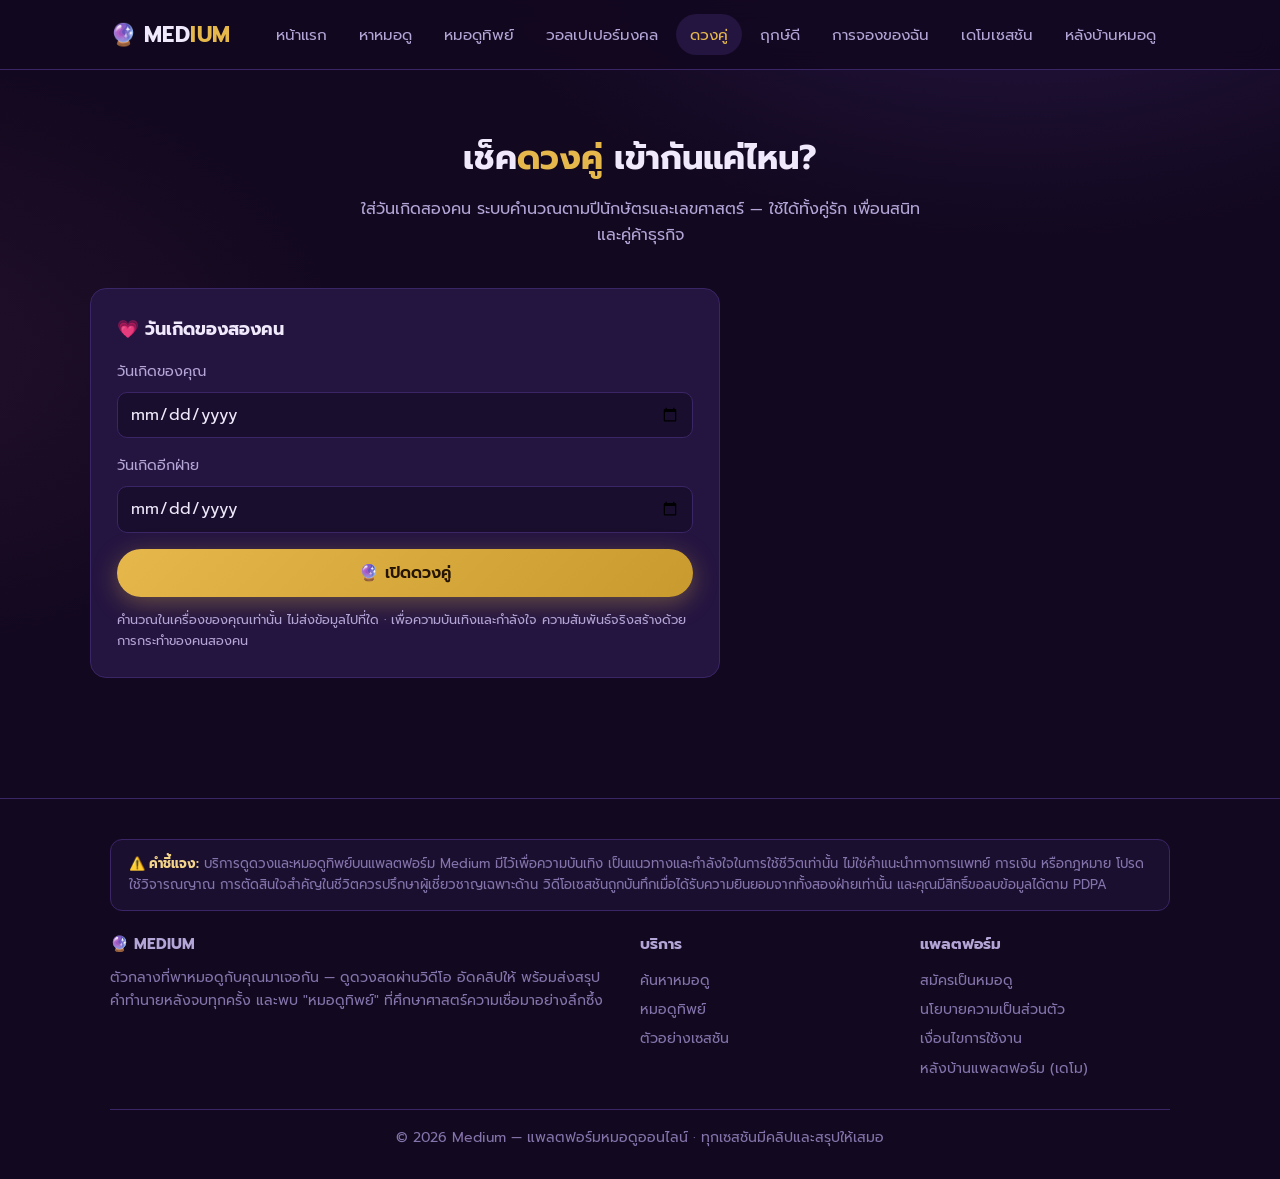
<file: match.html>
<!doctype html>
<html lang="th">
<head>
  <meta charset="utf-8">
  <meta name="viewport" content="width=device-width, initial-scale=1, viewport-fit=cover">
  <title>ดวงคู่ เช็คความเข้ากัน ฟรี — จากวันเกิดสองคน | Medium</title>
  <meta name="description" content="เช็คดวงคู่ฟรีจากวันเกิดสองคน คำนวณความเข้ากันตามปีนักษัตรและเลขศาสตร์ พร้อมจุดแข็ง จุดที่ต้องระวัง และคำแนะนำ ใช้ได้ทั้งคู่รัก เพื่อน และคู่ค้าธุรกิจ">
  <link rel="canonical" href="https://bayahoob-afk.github.io/medium-web/match.html">
  <meta property="og:title" content="ดวงคู่ เช็คความเข้ากัน ฟรี — จากวันเกิดสองคน">
  <meta property="og:description" content="ใส่วันเกิดสองคน ระบบคำนวณความเข้ากันตามนักษัตร+เลขศาสตร์ พร้อมคำแนะนำ แชร์ผลเป็นการ์ดได้">
  <meta property="og:url" content="https://bayahoob-afk.github.io/medium-web/match.html">
  <link rel="icon" href="data:image/svg+xml,<svg xmlns=%22http://www.w3.org/2000/svg%22 viewBox=%220 0 100 100%22><text y=%22.9em%22 font-size=%2290%22>🔮</text></svg>">
  <link rel="preconnect" href="https://fonts.googleapis.com">
  <link href="https://fonts.googleapis.com/css2?family=Prompt:wght@300;400;500;600;700&display=swap" rel="stylesheet">
  <link rel="manifest" href="manifest.webmanifest">
  <meta name="theme-color" content="#12081f">
  <link rel="stylesheet" href="assets/css/style.css">
</head>
<body data-page="match">
  <header class="nav" id="app-nav"></header>

  <section class="section container">
    <div class="section-head">
      <h2>เช็ค<span class="em">ดวงคู่</span> เข้ากันแค่ไหน?</h2>
      <p>ใส่วันเกิดสองคน ระบบคำนวณตามปีนักษัตรและเลขศาสตร์ — ใช้ได้ทั้งคู่รัก เพื่อนสนิท และคู่ค้าธุรกิจ</p>
    </div>

    <div class="wp-layout">
      <div class="card">
        <h3 style="margin-top:0">💗 วันเกิดของสองคน</h3>
        <div class="form-group">
          <label>วันเกิดของคุณ</label>
          <input type="date" id="dob-a" style="width:100%;background:rgba(0,0,0,.3);color:inherit;border:1px solid var(--line);border-radius:10px;padding:8px 12px;font:inherit">
        </div>
        <div class="form-group">
          <label>วันเกิดอีกฝ่าย</label>
          <input type="date" id="dob-b" style="width:100%;background:rgba(0,0,0,.3);color:inherit;border:1px solid var(--line);border-radius:10px;padding:8px 12px;font:inherit">
        </div>
        <button class="btn btn-gold" style="width:100%" id="match-go">🔮 เปิดดวงคู่</button>
        <p class="muted" style="font-size:.8rem;margin-top:12px">
          คำนวณในเครื่องของคุณเท่านั้น ไม่ส่งข้อมูลไปที่ใด · เพื่อความบันเทิงและกำลังใจ
          ความสัมพันธ์จริงสร้างด้วยการกระทำของคนสองคน</p>
      </div>

      <div class="card" id="match-result" hidden>
        <div class="tc">
          <div style="font-size:2.6rem" id="mr-emoji">💞</div>
          <div style="font-size:3rem;font-weight:700" class="gold" id="mr-percent"></div>
          <h3 id="mr-title" style="margin:4px 0 2px"></h3>
          <p class="muted" style="font-size:.85rem" id="mr-pair"></p>
        </div>
        <p id="mr-strength" style="margin:12px 0 6px"></p>
        <p id="mr-caution" style="margin:6px 0"></p>
        <p id="mr-advice" style="margin:6px 0 14px"></p>
        <div style="display:flex;gap:10px;flex-wrap:wrap">
          <button class="btn btn-purple btn-sm" id="mr-card">🖼️ แชร์ผลเป็นการ์ด</button>
          <a class="btn btn-gold btn-sm" href="seers.html">💘 ปรึกษาหมอดูสายรักตัวจริง</a>
          <a class="btn btn-ghost btn-sm" href="medium.html#trimurti-love">🕯️ ขอพรหมอดูทิพย์สายรัก</a>
        </div>
      </div>
    </div>
  </section>

  <footer class="footer" id="app-footer"></footer>

  <script src="assets/js/app.js"></script>
  <script src="assets/js/daily.js"></script>
  <script src="assets/js/sharecard.js"></script>
  <script>
    const ZODIAC = ["ชวด (หนู)", "ฉลู (วัว)", "ขาล (เสือ)", "เถาะ (กระต่าย)", "มะโรง (มังกร)", "มะเส็ง (งู)", "มะเมีย (ม้า)", "มะแม (แพะ)", "วอก (ลิง)", "ระกา (ไก่)", "จอ (สุนัข)", "กุน (หมู)"];
    // คู่สมพงศ์ (มิตรแท้ตามตำรานักษัตรจีน) และกลุ่มตรีมิตร (ห่างกัน 4 ปี)
    const SOULMATE_PAIRS = [[0, 1], [2, 11], [3, 10], [4, 9], [5, 8], [6, 7]];

    function zodiacIdx(dob) { const y = +dob.slice(0, 4); return ((y - 4) % 12 + 12) % 12; }
    function numRoot(dob) {
      let n = dob.replace(/\D/g, "").split("").reduce((a, c) => a + +c, 0);
      while (n > 9) n = String(n).split("").reduce((a, c) => a + +c, 0);
      return n;
    }
    function hash(s) { let h = 5381; for (let i = 0; i < s.length; i++) h = ((h << 5) + h + s.charCodeAt(i)) >>> 0; return h; }

    function analyze(a, b) {
      const [d1, d2] = [a, b].sort(); // สลับลำดับได้ผลเดิม
      const z1 = zodiacIdx(d1), z2 = zodiacIdx(d2);
      const r1 = numRoot(d1), r2 = numRoot(d2);
      let score = 55 + (hash(d1 + "|" + d2) % 21); // ฐาน 55-75 คงที่ต่อคู่
      let zNote = "";
      if (SOULMATE_PAIRS.some(([x, y]) => (x === z1 && y === z2) || (x === z2 && y === z1))) {
        score += 18; zNote = "นักษัตรของสองคนเป็น \"คู่สมพงศ์\" — คู่มิตรแท้ตามตำรา ยิ่งอยู่ใกล้ยิ่งหนุนกัน";
      } else if (z1 === z2) {
        score += 8; zNote = "เกิดปีนักษัตรเดียวกัน — เข้าใจนิสัยกันง่าย แต่ระวังนิสัยเหมือนกันชนกันเอง";
      } else if (z1 % 4 === z2 % 4) {
        score += 12; zNote = "นักษัตรอยู่กลุ่มตรีมิตรเดียวกัน — จังหวะชีวิตไปทางเดียวกัน ทำงานร่วมกันลื่น";
      } else if ((z1 + 6) % 12 === z2) {
        score -= 14; zNote = "นักษัตรเป็นคู่ชงกันตามตำรา — ไม่ได้แปลว่าอยู่กันไม่ได้ แต่ต้องใช้ความเข้าใจมากกว่าคู่อื่น";
      } else {
        zNote = "นักษัตรของสองคนเป็นกลางต่อกัน — ไม่หนุนไม่ชน ขึ้นกับการปรับตัวล้วน ๆ";
      }
      const sumRoot = ((r1 + r2 - 1) % 9) + 1;
      if (r1 === r2) score += 4;
      score = Math.max(38, Math.min(97, score));
      const tier = score >= 85 ? ["💞", "คู่บุญหนุนดวง"] : score >= 70 ? ["💕", "เข้ากันได้ดี"] :
        score >= 55 ? ["🤝", "ปรับจูนกันได้"] : ["🌗", "ต่างขั้วที่ต้องเข้าใจกัน"];
      const STR = {
        1: "พลังของคู่นี้คือความกล้าเริ่มต้น — เหมาะลุยเป้าหมายใหม่ด้วยกัน",
        2: "พลังของคู่นี้คือความละมุนและการประคับประคอง — อยู่ด้วยแล้วใจเย็นลง",
        3: "พลังของคู่นี้คือการสื่อสารและเสียงหัวเราะ — คุยกันได้ไม่มีเบื่อ",
        4: "พลังของคู่นี้คือความมั่นคง — วางแผนระยะยาวด้วยกันแล้วสำเร็จ",
        5: "พลังของคู่นี้คืออิสระและการผจญภัย — พากันไปเห็นโลกกว้าง",
        6: "พลังของคู่นี้คือความรักการดูแล — บ้านของสองคนจะอบอุ่นเสมอ",
        7: "พลังของคู่นี้คือความลึกซึ้ง — เข้าใจกันโดยไม่ต้องพูดเยอะ",
        8: "พลังของคู่นี้คือความทะเยอทะยาน — จับมือกันสร้างฐานะได้จริง",
        9: "พลังของคู่นี้คือเมตตาบารมี — ช่วยเหลือคนอื่นด้วยกันแล้วดวงยิ่งเปิด"
      };
      return {
        score, emoji: tier[0], title: tier[1],
        pair: `${ZODIAC[zodiacIdx(a)]} × ${ZODIAC[zodiacIdx(b)]} · เลขคู่ ${sumRoot}`,
        strength: "✨ " + STR[sumRoot],
        caution: "⚖️ " + zNote,
        advice: score >= 70
          ? "🌟 คำแนะนำ: ดวงหนุนอยู่แล้ว อย่าลืมเติมคำขอบคุณเล็ก ๆ ให้กันทุกวัน สิ่งดีจะยิ่งงอกงาม"
          : "🌟 คำแนะนำ: นัดคุยกันตรง ๆ สัปดาห์ละครั้งโดยไม่มีมือถือ ความต่างจะกลายเป็นจุดแข็งของทีม"
      };
    }

    const dobA = document.getElementById("dob-a"), dobB = document.getElementById("dob-b");
    const profile = window.MEDIUM_DAILY.getProfile();
    if (profile && profile.dob) dobA.value = profile.dob;
    let lastResult = null;

    document.getElementById("match-go").onclick = () => {
      if (!dobA.value || !dobB.value) return;
      const r = analyze(dobA.value, dobB.value);
      lastResult = r;
      document.getElementById("mr-emoji").textContent = r.emoji;
      document.getElementById("mr-percent").textContent = r.score + "%";
      document.getElementById("mr-title").textContent = r.title;
      document.getElementById("mr-pair").textContent = r.pair;
      document.getElementById("mr-strength").textContent = r.strength;
      document.getElementById("mr-caution").textContent = r.caution;
      document.getElementById("mr-advice").textContent = r.advice;
      document.getElementById("match-result").hidden = false;
    };

    document.getElementById("mr-card").onclick = () => {
      if (!lastResult) return;
      const r = lastResult;
      const canvas = MEDIUM_CARD.drawReadingCard({
        source: "ดวงคู่",
        text: `${r.emoji} ความเข้ากัน ${r.score}% — ${r.title}\n\n${r.pair}\n\n${r.strength}\n\n${r.caution}`
      });
      MEDIUM_CARD.share(canvas, "medium-match.png", "🔮 ดวงคู่ของเราจาก Medium — ลองเช็คของคุณฟรี");
    };
  </script>
</body>
</html>
</file>
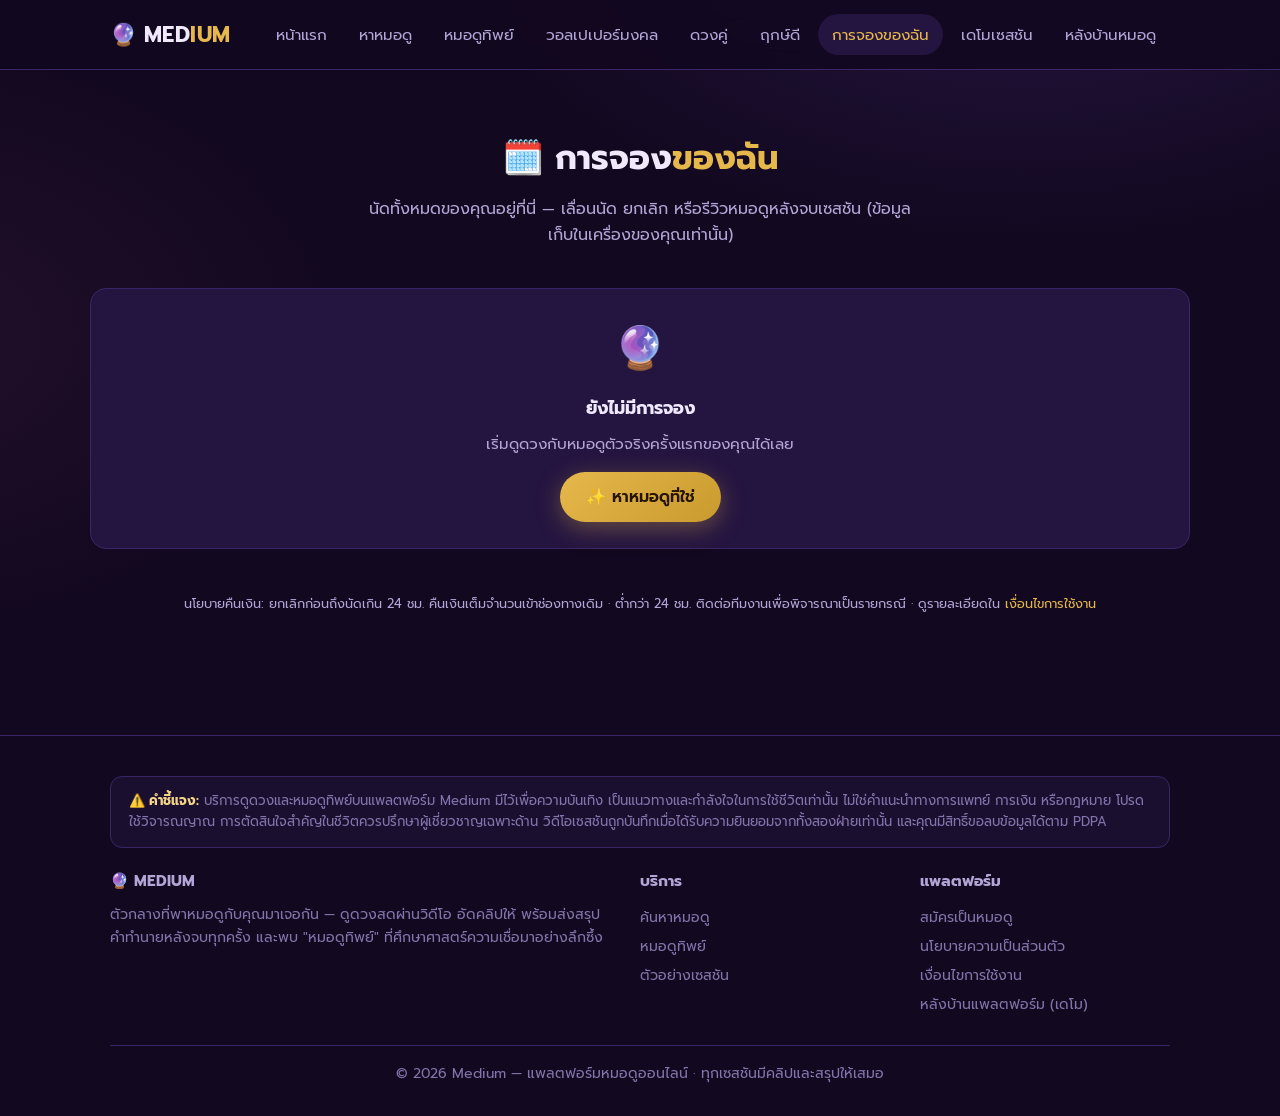
<file: my-bookings.html>
<!doctype html>
<html lang="th">
<head>
  <meta charset="utf-8">
  <meta name="viewport" content="width=device-width, initial-scale=1, viewport-fit=cover">
  <title>การจองของฉัน — นัดดูดวง ยกเลิก เลื่อนนัด รีวิว | Medium</title>
  <meta name="description" content="ดูนัดดูดวงทั้งหมดของคุณ เลื่อนนัด ยกเลิกพร้อมเงื่อนไขคืนเงิน และให้คะแนนรีวิวหมอดูหลังจบเซสชัน">
  <meta name="robots" content="noindex">
  <link rel="icon" href="data:image/svg+xml,<svg xmlns=%22http://www.w3.org/2000/svg%22 viewBox=%220 0 100 100%22><text y=%22.9em%22 font-size=%2290%22>🔮</text></svg>">
  <link rel="preconnect" href="https://fonts.googleapis.com">
  <link href="https://fonts.googleapis.com/css2?family=Prompt:wght@300;400;500;600;700&display=swap" rel="stylesheet">
  <link rel="manifest" href="manifest.webmanifest">
  <meta name="theme-color" content="#12081f">
  <link rel="stylesheet" href="assets/css/style.css">
</head>
<body data-page="bookings">
  <header class="nav" id="app-nav"></header>

  <section class="section container">
    <div class="section-head">
      <h2>🗓️ การจอง<span class="em">ของฉัน</span></h2>
      <p>นัดทั้งหมดของคุณอยู่ที่นี่ — เลื่อนนัด ยกเลิก หรือรีวิวหมอดูหลังจบเซสชัน
        (ข้อมูลเก็บในเครื่องของคุณเท่านั้น)</p>
    </div>

    <div id="bk-empty" class="card tc" hidden>
      <div style="font-size:2.6rem">🔮</div>
      <h3 class="mt-1">ยังไม่มีการจอง</h3>
      <p class="muted" style="margin:8px 0 16px">เริ่มดูดวงกับหมอดูตัวจริงครั้งแรกของคุณได้เลย</p>
      <a href="seers.html" class="btn btn-gold">✨ หาหมอดูที่ใช่</a>
    </div>

    <div id="sec-upcoming" hidden>
      <h3 class="dash-sec-title" style="margin-top:0">⏳ นัดที่<span class="em">กำลังจะถึง</span></h3>
      <div class="grid grid-2" id="list-upcoming"></div>
    </div>

    <div id="sec-past" hidden>
      <h3 class="dash-sec-title">✅ เซสชันที่<span class="em">ผ่านมา</span></h3>
      <div class="grid grid-2" id="list-past"></div>
    </div>

    <div id="sec-cancelled" hidden>
      <h3 class="dash-sec-title">🚫 ที่<span class="em">ยกเลิกแล้ว</span></h3>
      <div class="grid grid-2" id="list-cancelled"></div>
    </div>

    <p class="muted tc mt-4" style="font-size:.8rem">
      นโยบายคืนเงิน: ยกเลิกก่อนถึงนัดเกิน 24 ชม. คืนเงินเต็มจำนวนเข้าช่องทางเดิม ·
      ต่ำกว่า 24 ชม. ติดต่อทีมงานเพื่อพิจารณาเป็นรายกรณี · ดูรายละเอียดใน
      <a href="terms.html" class="gold">เงื่อนไขการใช้งาน</a></p>
  </section>

  <footer class="footer" id="app-footer"></footer>

  <script src="data/seers.js"></script>
  <script src="assets/js/app.js"></script>
  <script>
    const lsArr = k => { try { return JSON.parse(localStorage.getItem(k)) || []; } catch (e) { return []; } };
    const lsSet = (k, v) => { try { localStorage.setItem(k, JSON.stringify(v)); } catch (e) { /* private mode */ } };

    // เติมข้อมูลให้รายการจองรุ่นเก่าที่บันทึกไว้แบบย่อ (มีแค่ seerId/date/time)
    function normalize(b) {
      const s = window.SEERS.find(x => x.id === b.seerId) || {};
      return {
        id: b.id || (b.at ? Date.parse(b.at) : Math.random()),
        seerId: b.seerId, seerName: b.seerName || s.name || "หมอดู", seerEmoji: b.seerEmoji || s.emoji || "🔮",
        craft: b.craft || s.craft || "", date: b.date || "", time: b.time || "",
        minutes: b.minutes || 30, price: b.price || ((b.minutes || 30) * (s.pricePerMin || 25)),
        topic: b.topic || "ดวงโดยรวม", tool: b.tool || s.craft || "", files: b.files || [],
        pay: b.pay || "", status: b.status || "upcoming", at: b.at || ""
      };
    }
    const bookings = () => lsArr("medium_bookings").map(normalize);
    const saveStatus = (id, patch) => lsSet("medium_bookings",
      lsArr("medium_bookings").map(b => (normalize(b).id === id ? { ...normalize(b), ...patch } : b)));

    const reviews = () => lsArr("medium_reviews");

    function when(b) { return b.date ? new Date(b.date + "T" + (b.time || "23:59") + ":00") : null; }
    function isPast(b) { const w = when(b); return !w || w.getTime() < Date.now(); }
    function hoursLeft(b) { const w = when(b); return w ? (w.getTime() - Date.now()) / 36e5 : 0; }

    function icsFor(b) {
      const start = when(b) || new Date();
      const end = new Date(start.getTime() + b.minutes * 60000);
      const fmt = d => d.getFullYear() + String(d.getMonth() + 1).padStart(2, "0") + String(d.getDate()).padStart(2, "0") +
        "T" + String(d.getHours()).padStart(2, "0") + String(d.getMinutes()).padStart(2, "0") + "00";
      const ics = ["BEGIN:VCALENDAR", "VERSION:2.0", "PRODID:-//Medium//TH", "BEGIN:VEVENT",
        "UID:" + b.id + "@medium", "DTSTART:" + fmt(start), "DTEND:" + fmt(end),
        "SUMMARY:🔮 นัดดูดวงกับ" + b.seerName,
        "DESCRIPTION:วิธีพยากรณ์: " + String(b.tool).replace(/[\n,;]/g, " ") + " · เรื่องที่ถาม: " + String(b.topic).replace(/[\n,;]/g, " "),
        "BEGIN:VALARM", "TRIGGER:-PT30M", "ACTION:DISPLAY", "DESCRIPTION:อีก 30 นาทีถึงนัดดูดวง", "END:VALARM",
        "END:VEVENT", "END:VCALENDAR"].join("\r\n");
      const a = document.createElement("a");
      a.href = URL.createObjectURL(new Blob([ics], { type: "text/calendar" }));
      a.download = "medium-booking.ics";
      document.body.appendChild(a); a.click(); a.remove();
    }

    function cardHead(b, badge) {
      return `
        <div class="seer-top">
          <div class="avatar">${b.seerEmoji}</div>
          <div>
            <div class="seer-name">${escapeHtml(b.seerName)}</div>
            <div class="seer-title">${escapeHtml(b.craft)} · ${b.minutes} นาที · ฿${(+b.price).toLocaleString()}</div>
          </div>
          <span style="margin-left:auto">${badge}</span>
        </div>
        <p class="muted" style="font-size:.85rem;margin:4px 0 0">
          📆 ${b.date || "-"} เวลา ${b.time || "-"} น.<br>
          🧰 ${escapeHtml(b.tool)} · 💬 ${escapeHtml(b.topic)}
          ${b.files.length ? `<br>📎 ${b.files.map(escapeHtml).join(", ")}` : ""}</p>`;
    }

    function render() {
      const all = bookings();
      const up = all.filter(b => b.status === "upcoming" && !isPast(b));
      const past = all.filter(b => b.status !== "cancelled" && (b.status === "done" || isPast(b)));
      const cancelled = all.filter(b => b.status === "cancelled");
      document.getElementById("bk-empty").hidden = all.length > 0;
      document.getElementById("sec-upcoming").hidden = up.length === 0;
      document.getElementById("sec-past").hidden = past.length === 0;
      document.getElementById("sec-cancelled").hidden = cancelled.length === 0;

      // นัดที่กำลังจะถึง
      document.getElementById("list-upcoming").innerHTML = up.map(b => `
        <div class="card" data-id="${b.id}">
          ${cardHead(b, '<span class="badge badge-ok">🔒 เงินพักในระบบ</span>')}
          <div style="display:flex;gap:8px;flex-wrap:wrap;margin-top:12px">
            <a href="session.html" class="btn btn-purple btn-sm">🎥 เข้าเซสชัน</a>
            <button class="btn btn-ghost btn-sm" data-act="ics">📅 ปฏิทิน</button>
            <button class="btn btn-ghost btn-sm" data-act="move">🕐 เลื่อนนัด</button>
            <button class="btn btn-ghost btn-sm" data-act="cancel">❌ ยกเลิก</button>
          </div>
          <div class="bk-extra" hidden></div>
        </div>`).join("");

      // เซสชันที่ผ่านมา + รีวิว
      const rv = reviews();
      document.getElementById("list-past").innerHTML = past.map(b => {
        const r = rv.find(x => x.bookingId === b.id);
        return `
        <div class="card" data-id="${b.id}">
          ${cardHead(b, '<span class="badge">เสร็จสิ้น</span>')}
          <div style="margin-top:12px">
            ${r ? `<p class="gold" style="font-size:.9rem">คุณรีวิวแล้ว: ${"★".repeat(r.stars)}${"☆".repeat(5 - r.stars)}</p>
                   ${r.text ? `<p class="muted" style="font-size:.85rem">"${escapeHtml(r.text)}"</p>` : ""}`
              : `<p style="font-size:.9rem;margin-bottom:6px">ให้คะแนนเซสชันนี้:</p>
                 <div class="star-pick" data-stars="0">
                   ${[1, 2, 3, 4, 5].map(n => `<button class="star-btn" data-n="${n}">☆</button>`).join("")}
                 </div>
                 <textarea class="rv-text" rows="2" placeholder="เล่าประสบการณ์ (ไม่บังคับ)..." style="width:100%;margin-top:8px;background:rgba(0,0,0,.3);color:inherit;border:1px solid var(--line);border-radius:10px;padding:8px 12px;font:inherit;font-size:.88rem"></textarea>
                 <button class="btn btn-gold btn-sm mt-1" data-act="review" disabled>ส่งรีวิว</button>`}
            <a href="seers.html" class="btn btn-ghost btn-sm" style="margin-left:6px">🔁 จองอีกครั้ง</a>
          </div>
        </div>`;
      }).join("");

      // ยกเลิกแล้ว
      document.getElementById("list-cancelled").innerHTML = cancelled.map(b => `
        <div class="card" style="opacity:.7">
          ${cardHead(b, '<span class="badge">ยกเลิกแล้ว · ' + (b.refund || "คืนเงินแล้ว") + "</span>")}
        </div>`).join("");

      wire();
    }

    function wire() {
      // ปุ่มนัดที่กำลังจะถึง
      document.querySelectorAll("#list-upcoming .card").forEach(card => {
        const id = +card.dataset.id;
        const b = bookings().find(x => x.id === id);
        const extra = card.querySelector(".bk-extra");
        card.querySelector('[data-act="ics"]').onclick = () => icsFor(b);
        card.querySelector('[data-act="move"]').onclick = () => {
          const today = new Date().toISOString().split("T")[0];
          extra.hidden = false;
          extra.innerHTML = `
            <div style="display:flex;gap:8px;flex-wrap:wrap;align-items:center;margin-top:12px;border-top:1px dashed var(--line);padding-top:12px">
              <input type="date" class="mv-date" min="${today}" value="${b.date}" style="background:rgba(0,0,0,.3);color:inherit;border:1px solid var(--line);border-radius:10px;padding:8px 12px;font:inherit">
              <select class="mv-time" style="background:rgba(0,0,0,.3);color:inherit;border:1px solid var(--line);border-radius:10px;padding:8px 12px;font:inherit">
                ${["10:00", "11:00", "13:00", "14:30", "16:00", "18:00", "19:30", "21:00"].map(t => `<option ${t === b.time ? "selected" : ""}>${t}</option>`).join("")}
              </select>
              <button class="btn btn-gold btn-sm" data-act="move-save">ยืนยันเลื่อนนัด</button>
            </div>
            <p class="muted" style="font-size:.75rem;margin-top:6px">เลื่อนนัดฟรีไม่จำกัดครั้ง หากแจ้งก่อนถึงนัดเกิน 24 ชม. (เดโม: บันทึกทันที)</p>`;
          extra.querySelector('[data-act="move-save"]').onclick = () => {
            saveStatus(id, { date: extra.querySelector(".mv-date").value, time: extra.querySelector(".mv-time").value });
            render();
          };
        };
        card.querySelector('[data-act="cancel"]').onclick = () => {
          const h = hoursLeft(b);
          const full = h > 24;
          extra.hidden = false;
          extra.innerHTML = `
            <div style="margin-top:12px;border-top:1px dashed var(--line);padding-top:12px">
              <p style="font-size:.9rem">${full
                ? "✅ ยกเลิกได้ — เหลือเวลาเกิน 24 ชม. <b class='gold'>คืนเงินเต็มจำนวน ฿" + (+b.price).toLocaleString() + "</b> เข้าช่องทางเดิมใน 3-5 วันทำการ"
                : "⚠️ เหลือเวลาไม่ถึง 24 ชม. — ไม่เข้าเงื่อนไขคืนเงินอัตโนมัติ ทีมงานจะติดต่อพิจารณาเป็นรายกรณี"}</p>
              <div style="display:flex;gap:8px;margin-top:8px">
                <button class="btn btn-danger btn-sm" data-act="cancel-yes">ยืนยันยกเลิกนัด</button>
                <button class="btn btn-ghost btn-sm" data-act="cancel-no">เก็บนัดไว้</button>
              </div>
            </div>`;
          extra.querySelector('[data-act="cancel-yes"]').onclick = () => {
            saveStatus(id, { status: "cancelled", refund: full ? "คืนเงินเต็มจำนวน" : "รอทีมงานติดต่อ" });
            render();
          };
          extra.querySelector('[data-act="cancel-no"]').onclick = () => { extra.hidden = true; extra.innerHTML = ""; };
        };
      });

      // รีวิวเซสชันที่ผ่านมา
      document.querySelectorAll("#list-past .card").forEach(card => {
        const pick = card.querySelector(".star-pick");
        if (!pick) return;
        const btn = card.querySelector('[data-act="review"]');
        pick.querySelectorAll(".star-btn").forEach(s => s.onclick = () => {
          const n = +s.dataset.n;
          pick.dataset.stars = n;
          pick.querySelectorAll(".star-btn").forEach(x => x.textContent = +x.dataset.n <= n ? "★" : "☆");
          btn.disabled = false;
        });
        btn.onclick = () => {
          const stars = +pick.dataset.stars;
          if (!stars) return;
          lsSet("medium_reviews", [{
            bookingId: +card.dataset.id, seerId: (bookings().find(x => x.id === +card.dataset.id) || {}).seerId,
            stars, text: card.querySelector(".rv-text").value.trim(), at: new Date().toISOString()
          }, ...lsArr("medium_reviews")].slice(0, 50));
          render();
        };
      });
    }

    render();
  </script>
</body>
</html>
</file>
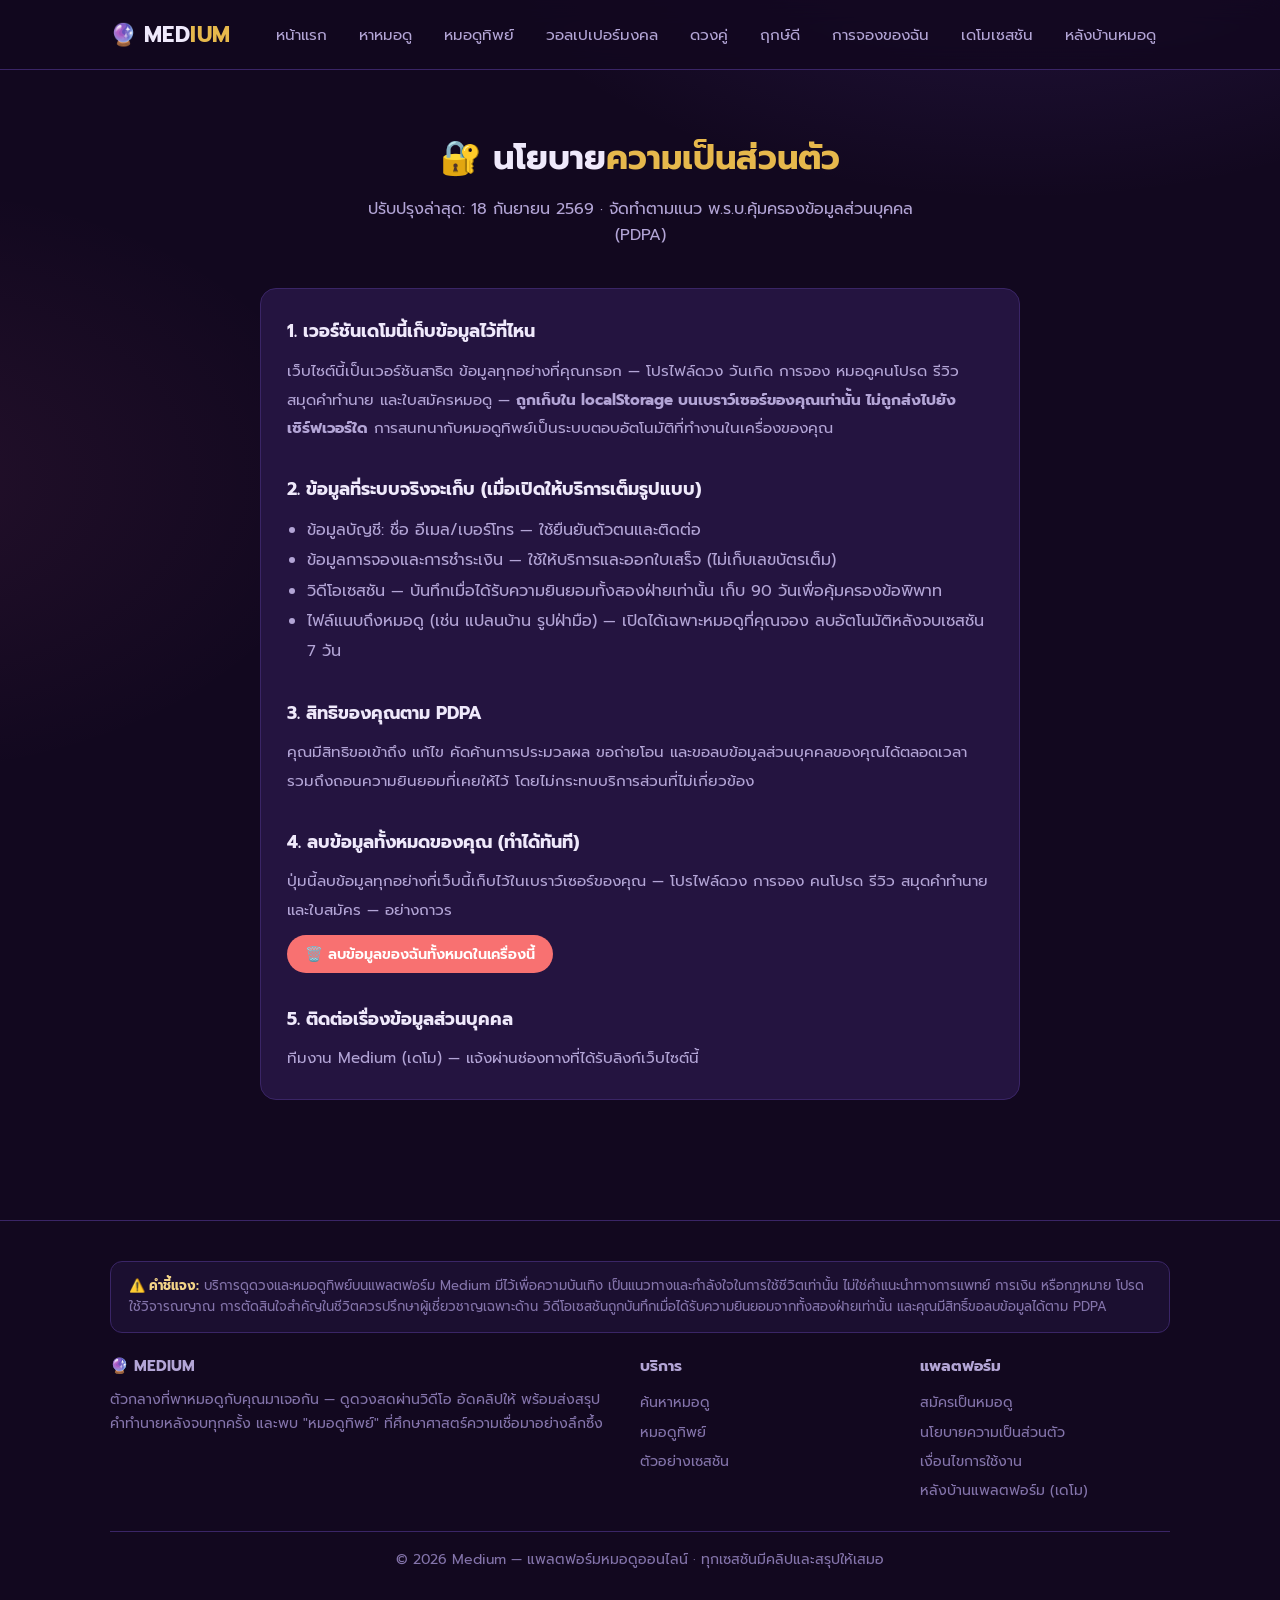
<file: privacy.html>
<!doctype html>
<html lang="th">
<head>
  <meta charset="utf-8">
  <meta name="viewport" content="width=device-width, initial-scale=1, viewport-fit=cover">
  <title>นโยบายความเป็นส่วนตัว | Medium</title>
  <meta name="description" content="นโยบายความเป็นส่วนตัวของแพลตฟอร์ม Medium — ข้อมูลที่เก็บ วัตถุประสงค์ สิทธิของเจ้าของข้อมูลตาม PDPA และวิธีลบข้อมูลทั้งหมด">
  <link rel="canonical" href="https://bayahoob-afk.github.io/medium-web/privacy.html">
  <link rel="icon" href="data:image/svg+xml,<svg xmlns=%22http://www.w3.org/2000/svg%22 viewBox=%220 0 100 100%22><text y=%22.9em%22 font-size=%2290%22>🔮</text></svg>">
  <link rel="preconnect" href="https://fonts.googleapis.com">
  <link href="https://fonts.googleapis.com/css2?family=Prompt:wght@300;400;500;600;700&display=swap" rel="stylesheet">
  <link rel="manifest" href="manifest.webmanifest">
  <meta name="theme-color" content="#12081f">
  <link rel="stylesheet" href="assets/css/style.css">
</head>
<body data-page="privacy">
  <header class="nav" id="app-nav"></header>

  <section class="section container" style="max-width:760px">
    <div class="section-head">
      <h2>🔐 นโยบาย<span class="em">ความเป็นส่วนตัว</span></h2>
      <p>ปรับปรุงล่าสุด: 18 กันยายน 2569 · จัดทำตามแนว พ.ร.บ.คุ้มครองข้อมูลส่วนบุคคล (PDPA)</p>
    </div>

    <div class="card" style="line-height:1.9">
      <h3>1. เวอร์ชันเดโมนี้เก็บข้อมูลไว้ที่ไหน</h3>
      <p class="muted">เว็บไซต์นี้เป็นเวอร์ชันสาธิต ข้อมูลทุกอย่างที่คุณกรอก — โปรไฟล์ดวง วันเกิด การจอง
        หมอดูคนโปรด รีวิว สมุดคำทำนาย และใบสมัครหมอดู — <b>ถูกเก็บใน localStorage
        บนเบราว์เซอร์ของคุณเท่านั้น ไม่ถูกส่งไปยังเซิร์ฟเวอร์ใด</b>
        การสนทนากับหมอดูทิพย์เป็นระบบตอบอัตโนมัติที่ทำงานในเครื่องของคุณ</p>

      <h3 class="mt-3">2. ข้อมูลที่ระบบจริงจะเก็บ (เมื่อเปิดให้บริการเต็มรูปแบบ)</h3>
      <ul class="muted" style="padding-left:20px">
        <li>ข้อมูลบัญชี: ชื่อ อีเมล/เบอร์โทร — ใช้ยืนยันตัวตนและติดต่อ</li>
        <li>ข้อมูลการจองและการชำระเงิน — ใช้ให้บริการและออกใบเสร็จ (ไม่เก็บเลขบัตรเต็ม)</li>
        <li>วิดีโอเซสชัน — บันทึกเมื่อได้รับความยินยอมทั้งสองฝ่ายเท่านั้น เก็บ 90 วันเพื่อคุ้มครองข้อพิพาท</li>
        <li>ไฟล์แนบถึงหมอดู (เช่น แปลนบ้าน รูปฝ่ามือ) — เปิดได้เฉพาะหมอดูที่คุณจอง ลบอัตโนมัติหลังจบเซสชัน 7 วัน</li>
      </ul>

      <h3 class="mt-3">3. สิทธิของคุณตาม PDPA</h3>
      <p class="muted">คุณมีสิทธิขอเข้าถึง แก้ไข คัดค้านการประมวลผล ขอถ่ายโอน และขอลบข้อมูลส่วนบุคคลของคุณได้ตลอดเวลา
        รวมถึงถอนความยินยอมที่เคยให้ไว้ โดยไม่กระทบบริการส่วนที่ไม่เกี่ยวข้อง</p>

      <h3 class="mt-3">4. ลบข้อมูลทั้งหมดของคุณ (ทำได้ทันที)</h3>
      <p class="muted">ปุ่มนี้ลบข้อมูลทุกอย่างที่เว็บนี้เก็บไว้ในเบราว์เซอร์ของคุณ —
        โปรไฟล์ดวง การจอง คนโปรด รีวิว สมุดคำทำนาย และใบสมัคร — อย่างถาวร</p>
      <button class="btn btn-danger btn-sm mt-1" id="wipe-btn">🗑️ ลบข้อมูลของฉันทั้งหมดในเครื่องนี้</button>
      <p class="muted" id="wipe-done" hidden style="margin-top:8px">✅ ลบข้อมูลทั้งหมดแล้ว</p>

      <h3 class="mt-3">5. ติดต่อเรื่องข้อมูลส่วนบุคคล</h3>
      <p class="muted">ทีมงาน Medium (เดโม) — แจ้งผ่านช่องทางที่ได้รับลิงก์เว็บไซต์นี้</p>
    </div>
  </section>

  <footer class="footer" id="app-footer"></footer>

  <script src="assets/js/app.js"></script>
  <script>
    document.getElementById("wipe-btn").onclick = () => {
      try {
        Object.keys(localStorage).filter(k => k.startsWith("medium")).forEach(k => localStorage.removeItem(k));
        sessionStorage.removeItem("mediumBooking");
      } catch (e) { /* private mode: ไม่มีข้อมูลให้ลบอยู่แล้ว */ }
      document.getElementById("wipe-done").hidden = false;
    };
  </script>
</body>
</html>
</file>
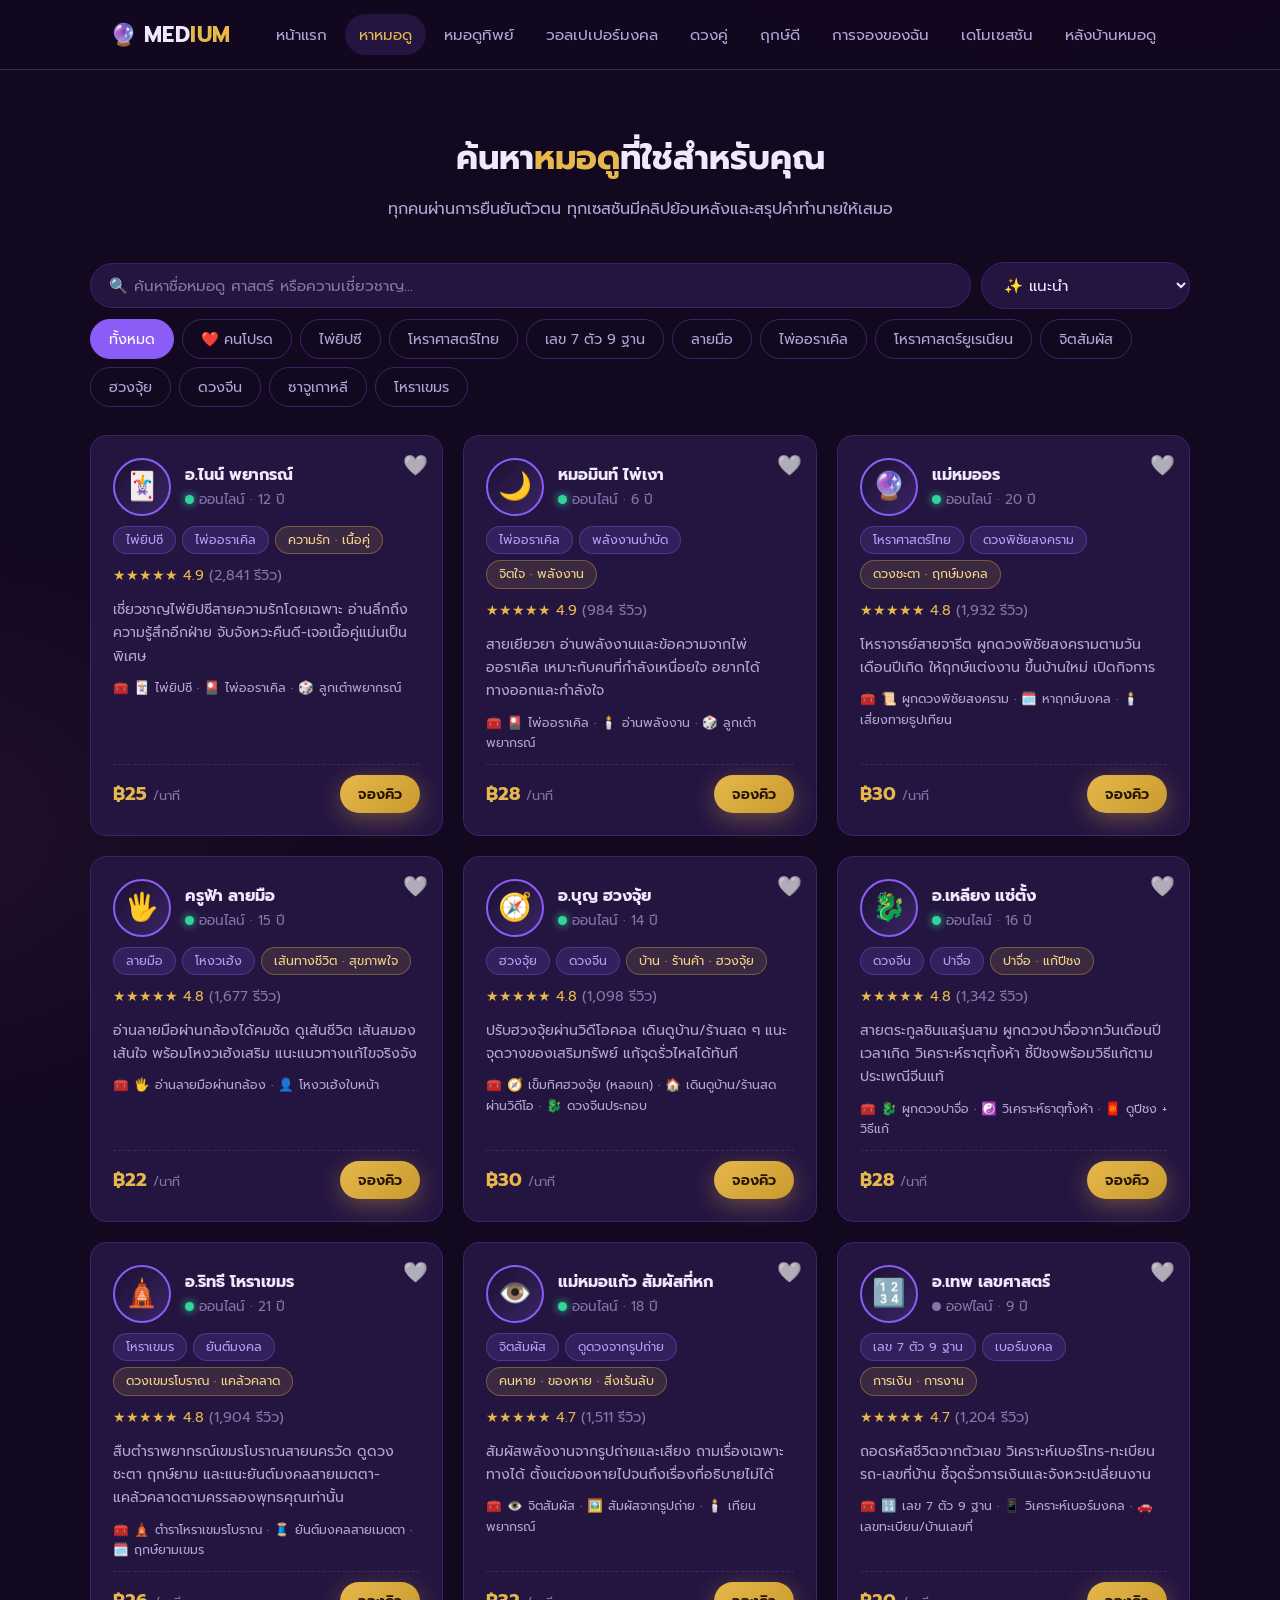
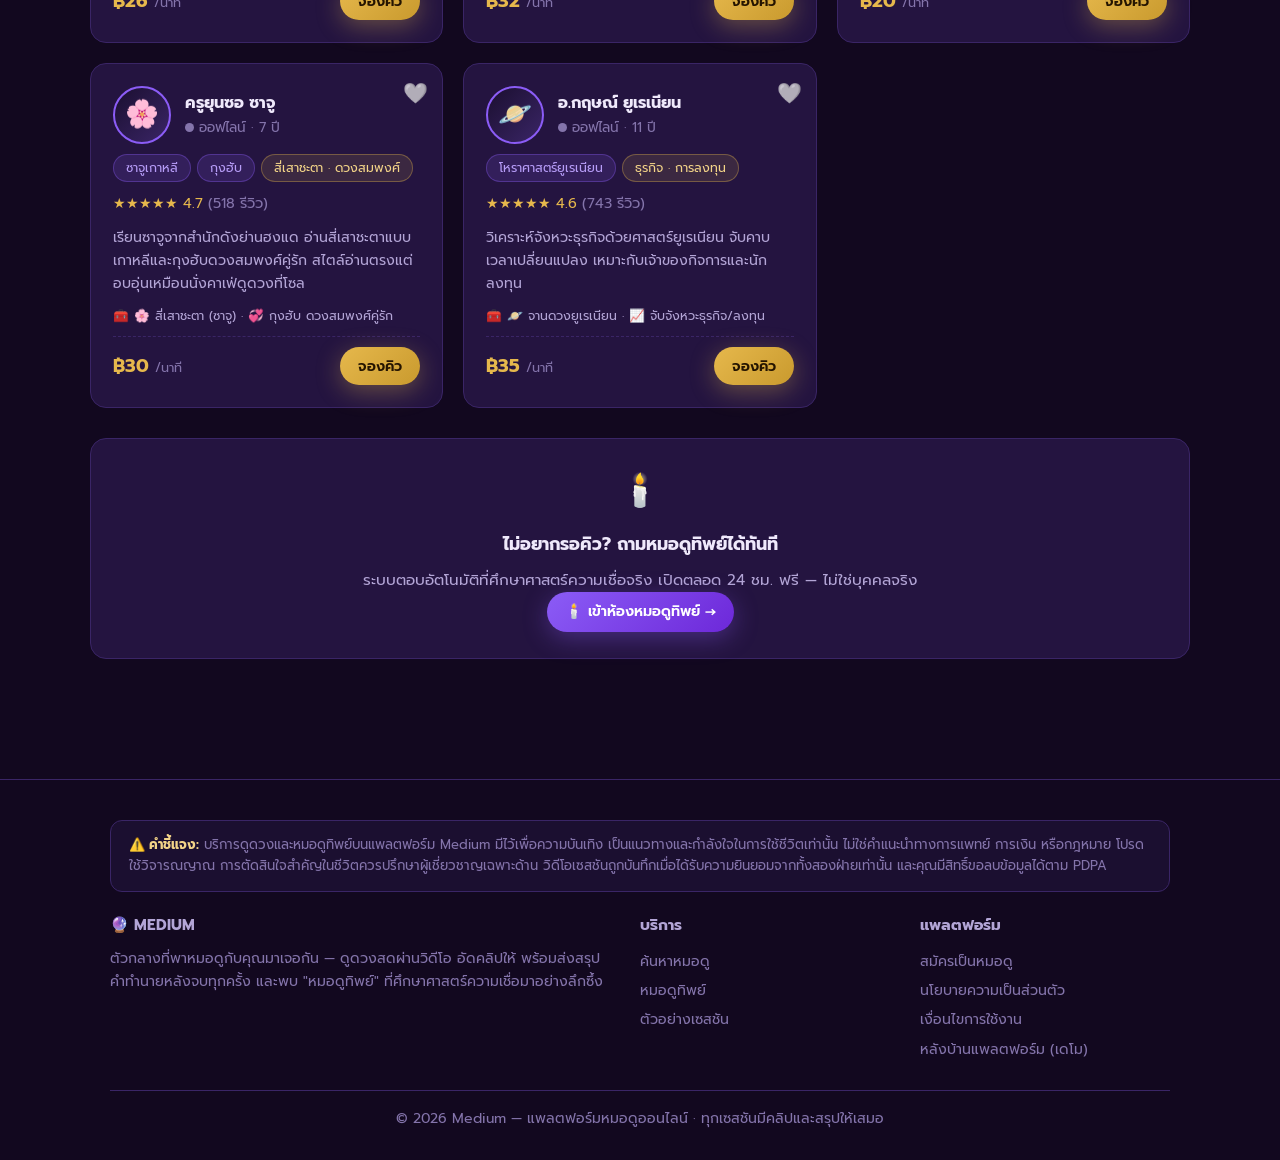
<file: seers.html>
<!doctype html>
<html lang="th">
<head>
  <meta charset="utf-8">
  <meta name="viewport" content="width=device-width, initial-scale=1, viewport-fit=cover">
  <title>หาหมอดู — Medium</title>
  <link rel="icon" href="data:image/svg+xml,<svg xmlns=%22http://www.w3.org/2000/svg%22 viewBox=%220 0 100 100%22><text y=%22.9em%22 font-size=%2290%22>🔮</text></svg>">
  <link rel="preconnect" href="https://fonts.googleapis.com">
  <link href="https://fonts.googleapis.com/css2?family=Prompt:wght@300;400;500;600;700&display=swap" rel="stylesheet">
  <link rel="manifest" href="manifest.webmanifest">
  <meta name="theme-color" content="#12081f">
  <link rel="stylesheet" href="assets/css/style.css">
</head>
<body data-page="seers">
  <header class="nav" id="app-nav"></header>

  <section class="section container">
    <div class="section-head">
      <h2>ค้นหา<span class="em">หมอดู</span>ที่ใช่สำหรับคุณ</h2>
      <p>ทุกคนผ่านการยืนยันตัวตน ทุกเซสชันมีคลิปย้อนหลังและสรุปคำทำนายให้เสมอ</p>
    </div>

    <div class="filter-bar">
      <input type="text" id="search" class="search-input" placeholder="🔍 ค้นหาชื่อหมอดู ศาสตร์ หรือความเชี่ยวชาญ...">
      <select id="sort-sel" class="search-input" style="flex:0 0 auto;min-width:180px" aria-label="เรียงลำดับ">
        <option value="recommend">✨ แนะนำ</option>
        <option value="online">🟢 ออนไลน์ก่อน</option>
        <option value="rating">⭐ เรตติ้งสูงสุด</option>
        <option value="reviews">💬 รีวิวมากสุด</option>
        <option value="price-asc">฿ ราคาต่ำ → สูง</option>
        <option value="price-desc">฿ ราคาสูง → ต่ำ</option>
        <option value="exp">🎓 ประสบการณ์มากสุด</option>
      </select>
      <div id="craft-chips" style="display:flex;gap:8px;flex-wrap:wrap"></div>
    </div>

    <div class="grid grid-3" id="seer-grid"></div>
    <p class="tc muted mt-3" id="no-result" hidden>ไม่พบหมอดูที่ตรงกับการค้นหา ลองเปลี่ยนคำค้นดูนะคะ</p>

    <!-- Fallback: หมอดูทิพย์ เมื่อหมอดูไม่ว่าง/อยากถามทันที -->
    <div class="card mt-3" id="tipya-fallback" style="text-align:center">
      <span class="icon">🕯️</span>
      <h3 id="tipya-title">ไม่อยากรอคิว? ถามหมอดูทิพย์ได้ทันที</h3>
      <p class="muted" id="tipya-sub">ระบบตอบอัตโนมัติที่ศึกษาศาสตร์ความเชื่อจริง เปิดตลอด 24 ชม. ฟรี — ไม่ใช่บุคคลจริง</p>
      <a class="btn btn-purple btn-sm" id="tipya-link" href="medium.html">🕯️ เข้าห้องหมอดูทิพย์ →</a>
    </div>
  </section>

  <footer class="footer" id="app-footer"></footer>

  <!-- Booking Modal -->
  <div class="modal-backdrop" id="booking-modal" hidden>
    <div class="modal">
      <button class="close-x" id="modal-close">✕</button>
      <div id="booking-body"></div>
    </div>
  </div>

  <script src="data/seers.js"></script>
  <script src="assets/js/app.js"></script>
  <script>
    const grid = document.getElementById("seer-grid");
    const chipsWrap = document.getElementById("craft-chips");
    const searchEl = document.getElementById("search");
    const noResult = document.getElementById("no-result");
    let activeCraft = "ทั้งหมด";

    // ---------- หมอดูคนโปรด + ประวัติการจอง (localStorage ในเครื่องผู้ใช้เท่านั้น) ----------
    function lsArr(k) { try { return JSON.parse(localStorage.getItem(k)) || []; } catch (e) { return []; } }
    function lsSet(k, v) { try { localStorage.setItem(k, JSON.stringify(v)); } catch (e) {} }
    const favs = () => lsArr("medium_fav_seers");
    const bookedIds = () => lsArr("medium_bookings").map(b => b.seerId);
    function toggleFav(id) {
      const f = favs();
      lsSet("medium_fav_seers", f.includes(id) ? f.filter(x => x !== id) : [...f, id]);
      render();
    }

    // ศาสตร์ → หมอดูทิพย์ประจำศาสตร์ (fallback เมื่อหมอดูไม่ว่าง)
    const CRAFT_PERSONA = {
      "ไพ่ยิปซี": "tarot", "โหราศาสตร์ไทย": "thai-astro", "เลข 7 ตัว 9 ฐาน": "numerology",
      "ลายมือ": "palmistry", "ไพ่ออราเคิล": "oracle", "โหราศาสตร์ยูเรเนียน": "uranian",
      "จิตสัมผัส": "sixth-sense", "ฮวงจุ้ย": "fengshui",
      "ดวงจีน": "chinese-astro", "ซาจูเกาหลี": "saju", "โหราเขมร": "khmer-astro"
    };

    // สร้างชิปฟิลเตอร์จากศาสตร์ที่มีจริงในข้อมูล
    const crafts = ["ทั้งหมด", "❤️ คนโปรด", ...new Set(window.SEERS.map(s => s.craft))];
    chipsWrap.innerHTML = crafts.map(c =>
      `<button class="chip ${c === "ทั้งหมด" ? "active" : ""}" data-craft="${c}">${c}</button>`).join("");
    chipsWrap.addEventListener("click", e => {
      const btn = e.target.closest(".chip");
      if (!btn) return;
      activeCraft = btn.dataset.craft;
      chipsWrap.querySelectorAll(".chip").forEach(x => x.classList.toggle("active", x === btn));
      render();
    });
    searchEl.addEventListener("input", render);
    const sortEl = document.getElementById("sort-sel");
    sortEl.addEventListener("change", render);

    function render() {
      const q = searchEl.value.trim().toLowerCase();
      const favSet = favs(), bookedSet = bookedIds();
      let list = window.SEERS.filter(s => {
        const matchCraft = activeCraft === "ทั้งหมด" || activeCraft === "❤️ คนโปรด" && favSet.includes(s.id) || s.craft === activeCraft;
        const hay = (s.name + s.craft + s.crafts.join(" ") + s.specialty + s.bio).toLowerCase();
        return matchCraft && (!q || hay.includes(q));
      });
      // เรียงลำดับตามที่เลือก — "แนะนำ" = คนโปรดก่อน แล้วออนไลน์ แล้วเรตติ้ง
      const cmp = {
        "recommend": (a, b) => (favSet.includes(b.id) - favSet.includes(a.id)) || (b.online - a.online) || (b.rating - a.rating),
        "online": (a, b) => (b.online - a.online) || (b.rating - a.rating),
        "rating": (a, b) => (b.rating - a.rating) || (b.reviews - a.reviews),
        "reviews": (a, b) => b.reviews - a.reviews,
        "price-asc": (a, b) => a.pricePerMin - b.pricePerMin,
        "price-desc": (a, b) => b.pricePerMin - a.pricePerMin,
        "exp": (a, b) => b.exp - a.exp
      }[sortEl.value] || ((a, b) => 0);
      list = [...list].sort(cmp);
      noResult.hidden = list.length > 0;
      grid.innerHTML = list.map(s => `
        <div class="seer-card" id="${s.id}">
          <button class="fav-btn ${favSet.includes(s.id) ? "active" : ""}" data-fav="${s.id}"
            title="หมอดูคนโปรด" aria-label="หมอดูคนโปรด">${favSet.includes(s.id) ? "❤️" : "🤍"}</button>
          <div class="seer-top">
            <div class="avatar">${s.emoji}</div>
            <div>
              <div class="seer-name">${s.name}</div>
              <div class="seer-title">
                ${s.online ? '<span class="online-dot"></span>ออนไลน์' : '<span class="offline-dot"></span>ออฟไลน์'}
                · ${s.exp} ปี${bookedSet.includes(s.id) ? ' · <span class="gold">⭐ เคยจอง</span>' : ""}
              </div>
            </div>
          </div>
          <div class="seer-tags">
            ${s.crafts.map(c => `<span class="badge">${c}</span>`).join("")}
            <span class="badge badge-gold">${s.specialty}</span>
          </div>
          <div class="rating">${starText(s.rating)} ${s.rating} <span class="cnt">(${s.reviews.toLocaleString()} รีวิว)</span></div>
          <p class="muted" style="font-size:.88rem">${s.bio}</p>
          <p class="muted" style="font-size:.78rem">🧰 ${seerTools(s).join(" · ")}</p>
          <div class="seer-foot">
            <div class="price"><b>฿${s.pricePerMin}</b> <span>/นาที</span></div>
            <button class="btn btn-gold btn-sm" onclick="openBooking('${s.id}')">จองคิว</button>
          </div>
        </div>`).join("");
      updateTipya(list);
      grid.querySelectorAll("[data-fav]").forEach(b => b.onclick = e => {
        e.stopPropagation();
        toggleFav(b.dataset.fav);
      });
    }

    // ปรับการ์ดหมอดูทิพย์ตามศาสตร์ที่เลือก และเด่นขึ้นเมื่อไม่มีหมอดูออนไลน์
    function updateTipya(list) {
      const pid = CRAFT_PERSONA[activeCraft];
      const link = document.getElementById("tipya-link");
      const title = document.getElementById("tipya-title");
      link.href = pid ? `medium.html#${pid}` : "medium.html";
      const noneOnline = list.length === 0 || list.every(s => !s.online);
      title.textContent = noneOnline
        ? (activeCraft === "ทั้งหมด"
            ? "ตอนนี้หมอดูไม่ว่าง — ถามหมอดูทิพย์ก่อนได้เลย"
            : `หมอดู${activeCraft}ไม่ว่างตอนนี้ — ถามหมอดูทิพย์${activeCraft}ก่อนได้เลย`)
        : (activeCraft === "ทั้งหมด"
            ? "ไม่อยากรอคิว? ถามหมอดูทิพย์ได้ทันที"
            : `ไม่อยากรอคิว? ถามหมอดูทิพย์${activeCraft}ได้ทันที`);
    }
    render();

    // ---------- Booking ----------
    const modal = document.getElementById("booking-modal");
    const body = document.getElementById("booking-body");
    document.getElementById("modal-close").onclick = () => modal.hidden = true;
    modal.addEventListener("click", e => { if (e.target === modal) modal.hidden = true; });

    let currentSeer = null, currentPkg = 30, currentTool = "", currentFiles = [];

    // เครื่องมือของหมอดู: ถ้าหมอดูปรับไว้จากหลังบ้าน (localStorage) ให้ใช้ค่านั้นก่อน
    function seerTools(s) {
      try {
        const o = JSON.parse(localStorage.getItem("medium_seer_tools_" + s.id));
        if (Array.isArray(o) && o.length) return o;
      } catch (e) { /* ใช้ค่าเริ่มต้น */ }
      return s.tools || [];
    }

    function openBooking(id) {
      currentSeer = window.SEERS.find(s => s.id === id);
      currentPkg = 30;
      currentFiles = [];
      const tools = seerTools(currentSeer);
      currentTool = tools[0] || currentSeer.craft;
      const today = new Date().toISOString().split("T")[0];
      body.innerHTML = `
        <h3>จองคิว — ${currentSeer.name}</h3>
        <p class="muted" style="font-size:.9rem">${currentSeer.craft} · ฿${currentSeer.pricePerMin}/นาที</p>
        <div class="form-group">
          <label>เลือกแพ็กเกจเวลา</label>
          <div class="pkg-row">
            ${window.SESSION_PACKAGES.map(m => `
              <button class="pkg ${m === 30 ? "active" : ""}" data-min="${m}">
                <b>${m} นาที</b><small>฿${(m * currentSeer.pricePerMin).toLocaleString()}</small>
              </button>`).join("")}
          </div>
        </div>
        ${tools.length ? `
        <div class="form-group">
          <label>เลือกวิธีพยากรณ์ (เครื่องมือที่หมอดูท่านนี้ใช้)</label>
          <div class="tool-pick-row" id="tool-pick-row">
            ${tools.map((t, i) => `<button class="chip tool-pick ${i === 0 ? "active" : ""}" data-tool="${t}">${t}</button>`).join("")}
          </div>
        </div>` : ""}
        <div class="form-group">
          <label>วันที่</label>
          <input type="date" id="bk-date" min="${today}" value="${today}">
        </div>
        <div class="form-group">
          <label>เวลา</label>
          <select id="bk-time">
            ${["10:00", "11:00", "13:00", "14:30", "16:00", "18:00", "19:30", "21:00"].map(t => `<option>${t}</option>`).join("")}
          </select>
        </div>
        <div class="form-group">
          <label>เรื่องที่อยากถาม (ช่วยให้หมอดูเตรียมตัว)</label>
          <textarea id="bk-topic" rows="2" placeholder="เช่น ความรัก การงาน ดวงปีนี้..."></textarea>
        </div>
        <div class="form-group">
          <label>📎 แนบไฟล์/รูปประกอบ (ไม่บังคับ) — ส่งถึงหมอดูก่อนเริ่มเซสชัน</label>
          <p class="muted" style="font-size:.78rem;margin:2px 0 8px">
            ${currentSeer.attachHint || "เช่น รูปหรือเอกสารที่อยากให้หมอดูดูล่วงหน้า"}</p>
          <input type="file" id="bk-files" multiple accept="image/*,.pdf"
            style="width:100%;background:rgba(0,0,0,.3);color:inherit;border:1px dashed var(--line);border-radius:10px;padding:10px;font:inherit;font-size:.85rem">
          <ul id="bk-file-list" class="muted" style="font-size:.8rem;margin:6px 0 0;padding-left:18px"></ul>
        </div>
        <div class="summary-box" id="bk-summary"></div>
        <button class="btn btn-gold" style="width:100%" id="bk-confirm">💳 ชำระเงินและยืนยันการจอง</button>
        <p class="muted tc" style="font-size:.78rem;margin-top:10px">
          เงินจะพักไว้ในระบบ (escrow) และโอนให้หมอดูหลังจบเซสชันเท่านั้น · ยกเลิกก่อน 24 ชม. คืนเงินเต็มจำนวน<br>
          ไฟล์แนบเปิดดูได้เฉพาะหมอดูที่คุณจอง และถูกลบหลังจบเซสชัน 7 วัน (เดโมนี้ไฟล์ยังอยู่ในเครื่องคุณเท่านั้น)
        </p>`;
      body.querySelectorAll(".pkg").forEach(p => p.onclick = () => {
        currentPkg = +p.dataset.min;
        body.querySelectorAll(".pkg").forEach(x => x.classList.toggle("active", x === p));
        renderSummary();
      });
      body.querySelectorAll(".tool-pick").forEach(t => t.onclick = () => {
        currentTool = t.dataset.tool;
        body.querySelectorAll(".tool-pick").forEach(x => x.classList.toggle("active", x === t));
        renderSummary();
      });
      body.querySelector("#bk-files").onchange = e => {
        currentFiles = [...e.target.files].map(f => ({ name: f.name, size: f.size }));
        body.querySelector("#bk-file-list").innerHTML = currentFiles.map(f =>
          `<li>${escapeHtml(f.name)} <span style="opacity:.6">(${(f.size / 1024).toFixed(0)} KB)</span></li>`).join("");
        renderSummary();
      };
      renderSummary();
      body.querySelector("#bk-confirm").onclick = showPayment;
      modal.hidden = false;
    }

    // ---------- ขั้นตอนชำระเงิน (เดโม — ระบบจริงต่อ Payment Gateway) ----------
    const PAY_METHODS = [
      { id: "promptpay", label: "📱 พร้อมเพย์ (QR)" },
      { id: "card", label: "💳 บัตรเครดิต/เดบิต" },
      { id: "wallet", label: "👛 TrueMoney Wallet" }
    ];
    function showPayment() {
      const date = body.querySelector("#bk-date").value;
      const time = body.querySelector("#bk-time").value;
      const topic = body.querySelector("#bk-topic").value.trim() || "ดวงโดยรวม";
      const price = currentPkg * currentSeer.pricePerMin;
      let method = "promptpay";
      body.innerHTML = `
        <h3>💳 ชำระเงิน ฿${price.toLocaleString()}</h3>
        <p class="muted" style="font-size:.85rem">
          ${currentSeer.name} · ${date} เวลา ${time} น. (${currentPkg} นาที) · ${currentTool}</p>
        <div class="form-group">
          <label>เลือกวิธีชำระเงิน</label>
          <div class="pay-methods">
            ${PAY_METHODS.map((m, i) => `
              <button class="pay-m ${i === 0 ? "active" : ""}" data-m="${m.id}">${m.label}</button>`).join("")}
          </div>
        </div>
        <div id="pay-detail"></div>
        <button class="btn btn-gold" style="width:100%" id="pay-confirm">✅ ฉันชำระเงินแล้ว (เดโม)</button>
        <button class="btn btn-ghost btn-sm" style="width:100%;margin-top:8px" id="pay-back">← กลับไปแก้ไขการจอง</button>
        <p class="muted tc" style="font-size:.78rem;margin-top:10px">
          โหมดเดโม — ยังไม่ตัดเงินจริง อย่ากรอกข้อมูลบัตรจริง<br>
          ระบบจริง: เงินพักใน escrow และโอนให้หมอดูหลังจบเซสชัน + ส่งสรุปแล้วเท่านั้น</p>`;
      const detail = body.querySelector("#pay-detail");
      function renderDetail() {
        detail.innerHTML = method === "promptpay" ? `
          <div class="qr-box">
            <div class="qr-mock" aria-hidden="true"></div>
            <p>สแกนด้วยแอปธนาคารใดก็ได้<br>
              <b class="gold">฿${price.toLocaleString()}</b> · Medium Platform<br>
              <span class="muted" style="font-size:.75rem">QR ตัวอย่างสำหรับเดโมเท่านั้น</span></p>
          </div>`
        : method === "card" ? `
          <div class="form-group"><label>หมายเลขบัตร (เดโม — ไม่ต้องกรอก)</label>
            <input disabled placeholder="•••• •••• •••• ••••" class="pay-input"></div>
          <div style="display:flex;gap:10px">
            <div class="form-group" style="flex:1"><label>หมดอายุ</label><input disabled placeholder="MM/YY" class="pay-input"></div>
            <div class="form-group" style="flex:1"><label>CVV</label><input disabled placeholder="•••" class="pay-input"></div>
          </div>`
        : `
          <div class="form-group"><label>เบอร์ TrueMoney (เดโม — ไม่ต้องกรอก)</label>
            <input disabled placeholder="08x-xxx-xxxx" class="pay-input"></div>`;
      }
      renderDetail();
      body.querySelectorAll(".pay-m").forEach(b => b.onclick = () => {
        method = b.dataset.m;
        body.querySelectorAll(".pay-m").forEach(x => x.classList.toggle("active", x === b));
        renderDetail();
      });
      body.querySelector("#pay-back").onclick = () => openBooking(currentSeer.id);
      body.querySelector("#pay-confirm").onclick = () => {
        const label = PAY_METHODS.find(m => m.id === method).label;
        confirmBooking(date, time, topic, label);
      };
    }

    function renderSummary() {
      const price = currentPkg * currentSeer.pricePerMin;
      document.getElementById("bk-summary").innerHTML = `
        <div class="row"><span>แพ็กเกจ ${currentPkg} นาที</span><span>฿${price.toLocaleString()}</span></div>
        <div class="row"><span>วิธีพยากรณ์</span><span>${currentTool}</span></div>
        ${currentFiles.length ? `<div class="row"><span>📎 ไฟล์แนบถึงหมอดู</span><span>${currentFiles.length} ไฟล์</span></div>` : ""}
        <div class="row"><span>🎥 อัดคลิป + 📋 สรุปคำทำนาย</span><span class="gold">ฟรี</span></div>
        <div class="row"><span>ราคารวมทุกอย่างแล้ว ไม่มีค่าใช้จ่ายเพิ่ม</span><span>✓</span></div>
        <div class="row total"><span>ยอดชำระ</span><b>฿${price.toLocaleString()}</b></div>`;
    }

    // สร้างไฟล์ .ics ให้ผู้ใช้เพิ่มนัดลงปฏิทินมือถือ — กันลืมนัดหมอดู
    function downloadIcs(date, time, topic) {
      const [h, m] = time.split(":").map(Number);
      const start = new Date(date + "T" + time + ":00");
      const end = new Date(start.getTime() + currentPkg * 60000);
      const fmt = d => d.getFullYear() + String(d.getMonth() + 1).padStart(2, "0") + String(d.getDate()).padStart(2, "0") +
        "T" + String(d.getHours()).padStart(2, "0") + String(d.getMinutes()).padStart(2, "0") + "00";
      const ics = ["BEGIN:VCALENDAR", "VERSION:2.0", "PRODID:-//Medium//TH", "BEGIN:VEVENT",
        "UID:" + Date.now() + "@medium", "DTSTART:" + fmt(start), "DTEND:" + fmt(end),
        "SUMMARY:🔮 นัดดูดวงกับ" + currentSeer.name,
        "DESCRIPTION:วิธีพยากรณ์: " + currentTool.replace(/[\n,;]/g, " ") + " · เรื่องที่ถาม: " + topic.replace(/[\n,;]/g, " ") + " · เข้าเซสชันที่ " + location.origin + location.pathname.replace(/[^/]*$/, "") + "session.html",
        "BEGIN:VALARM", "TRIGGER:-PT30M", "ACTION:DISPLAY", "DESCRIPTION:อีก 30 นาทีถึงนัดดูดวง", "END:VALARM",
        "END:VEVENT", "END:VCALENDAR"].join("\r\n");
      const a = document.createElement("a");
      a.href = URL.createObjectURL(new Blob([ics], { type: "text/calendar" }));
      a.download = "medium-booking.ics";
      document.body.appendChild(a); a.click(); a.remove();
    }

    function confirmBooking(date, time, topic, payLabel) {
      // เก็บข้อมูลการจองไว้ให้หน้าเซสชันใช้ (จำลอง backend)
      try {
        sessionStorage.setItem("mediumBooking", JSON.stringify({
          seerId: currentSeer.id, seerName: currentSeer.name, seerEmoji: currentSeer.emoji,
          craft: currentSeer.craft, minutes: currentPkg,
          price: currentPkg * currentSeer.pricePerMin, date, time, topic,
          tool: currentTool, files: currentFiles.map(f => f.name)
        }));
      } catch (e) { /* private mode: ไปต่อได้ หน้าเซสชันมีค่า default */ }
      // ประวัติการจองข้าม session (หน้า "การจองของฉัน" + badge "เคยจอง")
      lsSet("medium_bookings", [{
        id: Date.now(), seerId: currentSeer.id, seerName: currentSeer.name, seerEmoji: currentSeer.emoji,
        craft: currentSeer.craft, date, time, minutes: currentPkg,
        price: currentPkg * currentSeer.pricePerMin, topic, tool: currentTool,
        files: currentFiles.map(f => f.name), pay: payLabel, status: "upcoming",
        at: new Date().toISOString()
      }, ...lsArr("medium_bookings")].slice(0, 20));
      body.innerHTML = `
        <div class="tc" style="padding:20px 0">
          <div style="font-size:3.4rem">✅</div>
          <h3 class="mt-1">จองคิวสำเร็จ!</h3>
          <p class="muted" style="margin:10px 0">
            ${currentSeer.name} · ${date} เวลา ${time} น. (${currentPkg} นาที)<br>
            วิธีพยากรณ์: ${currentTool}<br>
            เรื่องที่ถาม: ${escapeHtml(topic)}<br>
            ${currentFiles.length ? `📎 ส่งไฟล์แนบถึงหมอดูแล้ว ${currentFiles.length} ไฟล์<br>` : ""}
            ชำระผ่าน ${payLabel || "ระบบเดโม"} — เงินของคุณพักไว้ในระบบอย่างปลอดภัยแล้ว
          </p>
          <a href="session.html" class="btn btn-purple mt-2">🎥 เข้าเซสชันเลย (เดโม)</a>
          <a href="my-bookings.html" class="btn btn-ghost btn-sm mt-2" style="margin-right:6px">🗓️ ดูการจองของฉัน</a>
          <button class="btn btn-ghost btn-sm mt-2" id="bk-ics">📅 เพิ่มนัดลงปฏิทิน + เตือนก่อน 30 นาที</button>
          <p class="muted" style="font-size:.85rem;margin-top:14px">
            ระหว่างรอถึงเวลานัด —
            <a href="medium.html${CRAFT_PERSONA[currentSeer.craft] ? "#" + CRAFT_PERSONA[currentSeer.craft] : ""}" class="gold">คุยกับหมอดูทิพย์${currentSeer.craft}ก่อนได้ ฟรี →</a>
          </p>
        </div>`;
      body.querySelector("#bk-ics").onclick = () => downloadIcs(date, time, topic);
      render(); // อัปเดต badge "เคยจอง" บนการ์ดทันที
    }
  </script>
</body>
</html>
</file>
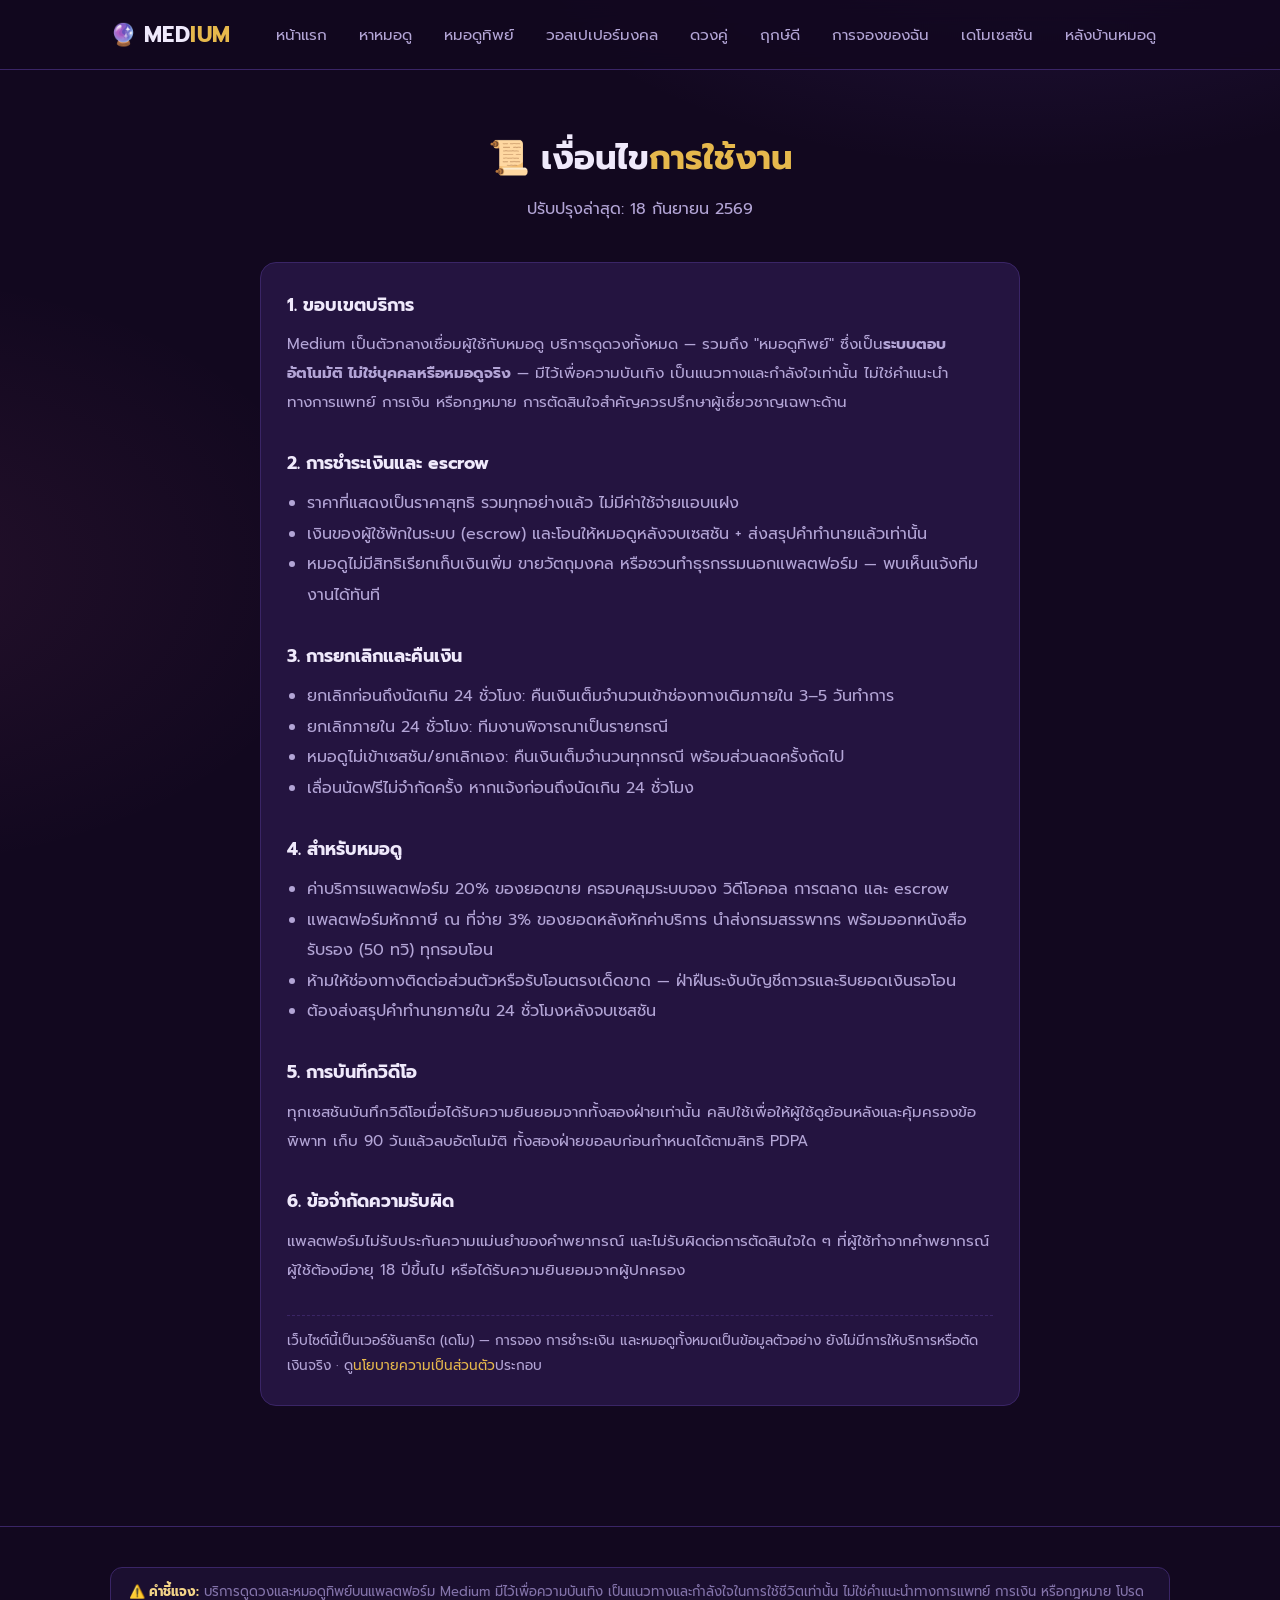
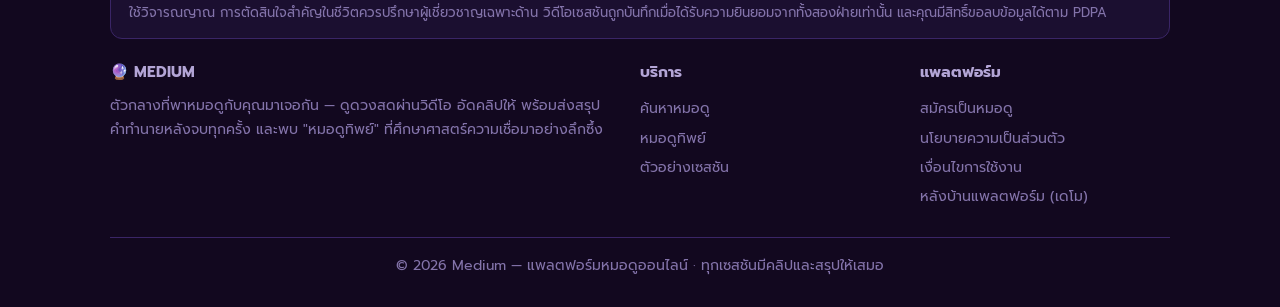
<file: terms.html>
<!doctype html>
<html lang="th">
<head>
  <meta charset="utf-8">
  <meta name="viewport" content="width=device-width, initial-scale=1, viewport-fit=cover">
  <title>เงื่อนไขการใช้งาน | Medium</title>
  <meta name="description" content="เงื่อนไขการใช้งานแพลตฟอร์ม Medium — ขอบเขตบริการ นโยบายคืนเงิน escrow ค่าบริการหมอดู และข้อปฏิบัติของผู้ใช้และหมอดู">
  <link rel="canonical" href="https://bayahoob-afk.github.io/medium-web/terms.html">
  <link rel="icon" href="data:image/svg+xml,<svg xmlns=%22http://www.w3.org/2000/svg%22 viewBox=%220 0 100 100%22><text y=%22.9em%22 font-size=%2290%22>🔮</text></svg>">
  <link rel="preconnect" href="https://fonts.googleapis.com">
  <link href="https://fonts.googleapis.com/css2?family=Prompt:wght@300;400;500;600;700&display=swap" rel="stylesheet">
  <link rel="manifest" href="manifest.webmanifest">
  <meta name="theme-color" content="#12081f">
  <link rel="stylesheet" href="assets/css/style.css">
</head>
<body data-page="terms">
  <header class="nav" id="app-nav"></header>

  <section class="section container" style="max-width:760px">
    <div class="section-head">
      <h2>📜 เงื่อนไข<span class="em">การใช้งาน</span></h2>
      <p>ปรับปรุงล่าสุด: 18 กันยายน 2569</p>
    </div>

    <div class="card" style="line-height:1.9">
      <h3>1. ขอบเขตบริการ</h3>
      <p class="muted">Medium เป็นตัวกลางเชื่อมผู้ใช้กับหมอดู บริการดูดวงทั้งหมด —
        รวมถึง "หมอดูทิพย์" ซึ่งเป็น<b>ระบบตอบอัตโนมัติ ไม่ใช่บุคคลหรือหมอดูจริง</b> —
        มีไว้เพื่อความบันเทิง เป็นแนวทางและกำลังใจเท่านั้น
        ไม่ใช่คำแนะนำทางการแพทย์ การเงิน หรือกฎหมาย การตัดสินใจสำคัญควรปรึกษาผู้เชี่ยวชาญเฉพาะด้าน</p>

      <h3 class="mt-3">2. การชำระเงินและ escrow</h3>
      <ul class="muted" style="padding-left:20px">
        <li>ราคาที่แสดงเป็นราคาสุทธิ รวมทุกอย่างแล้ว ไม่มีค่าใช้จ่ายแอบแฝง</li>
        <li>เงินของผู้ใช้พักในระบบ (escrow) และโอนให้หมอดูหลังจบเซสชัน + ส่งสรุปคำทำนายแล้วเท่านั้น</li>
        <li>หมอดูไม่มีสิทธิเรียกเก็บเงินเพิ่ม ขายวัตถุมงคล หรือชวนทำธุรกรรมนอกแพลตฟอร์ม — พบเห็นแจ้งทีมงานได้ทันที</li>
      </ul>

      <h3 class="mt-3">3. การยกเลิกและคืนเงิน</h3>
      <ul class="muted" style="padding-left:20px">
        <li>ยกเลิกก่อนถึงนัดเกิน 24 ชั่วโมง: คืนเงินเต็มจำนวนเข้าช่องทางเดิมภายใน 3–5 วันทำการ</li>
        <li>ยกเลิกภายใน 24 ชั่วโมง: ทีมงานพิจารณาเป็นรายกรณี</li>
        <li>หมอดูไม่เข้าเซสชัน/ยกเลิกเอง: คืนเงินเต็มจำนวนทุกกรณี พร้อมส่วนลดครั้งถัดไป</li>
        <li>เลื่อนนัดฟรีไม่จำกัดครั้ง หากแจ้งก่อนถึงนัดเกิน 24 ชั่วโมง</li>
      </ul>

      <h3 class="mt-3">4. สำหรับหมอดู</h3>
      <ul class="muted" style="padding-left:20px">
        <li>ค่าบริการแพลตฟอร์ม 20% ของยอดขาย ครอบคลุมระบบจอง วิดีโอคอล การตลาด และ escrow</li>
        <li>แพลตฟอร์มหักภาษี ณ ที่จ่าย 3% ของยอดหลังหักค่าบริการ นำส่งกรมสรรพากร พร้อมออกหนังสือรับรอง (50 ทวิ) ทุกรอบโอน</li>
        <li>ห้ามให้ช่องทางติดต่อส่วนตัวหรือรับโอนตรงเด็ดขาด — ฝ่าฝืนระงับบัญชีถาวรและริบยอดเงินรอโอน</li>
        <li>ต้องส่งสรุปคำทำนายภายใน 24 ชั่วโมงหลังจบเซสชัน</li>
      </ul>

      <h3 class="mt-3">5. การบันทึกวิดีโอ</h3>
      <p class="muted">ทุกเซสชันบันทึกวิดีโอเมื่อได้รับความยินยอมจากทั้งสองฝ่ายเท่านั้น
        คลิปใช้เพื่อให้ผู้ใช้ดูย้อนหลังและคุ้มครองข้อพิพาท เก็บ 90 วันแล้วลบอัตโนมัติ
        ทั้งสองฝ่ายขอลบก่อนกำหนดได้ตามสิทธิ PDPA</p>

      <h3 class="mt-3">6. ข้อจำกัดความรับผิด</h3>
      <p class="muted">แพลตฟอร์มไม่รับประกันความแม่นยำของคำพยากรณ์
        และไม่รับผิดต่อการตัดสินใจใด ๆ ที่ผู้ใช้ทำจากคำพยากรณ์
        ผู้ใช้ต้องมีอายุ 18 ปีขึ้นไป หรือได้รับความยินยอมจากผู้ปกครอง</p>

      <p class="muted mt-3" style="border-top:1px dashed var(--line);padding-top:12px;font-size:.85rem">
        เว็บไซต์นี้เป็นเวอร์ชันสาธิต (เดโม) — การจอง การชำระเงิน และหมอดูทั้งหมดเป็นข้อมูลตัวอย่าง
        ยังไม่มีการให้บริการหรือตัดเงินจริง · ดู<a href="privacy.html" class="gold">นโยบายความเป็นส่วนตัว</a>ประกอบ</p>
    </div>
  </section>

  <footer class="footer" id="app-footer"></footer>

  <script src="assets/js/app.js"></script>
</body>
</html>
</file>
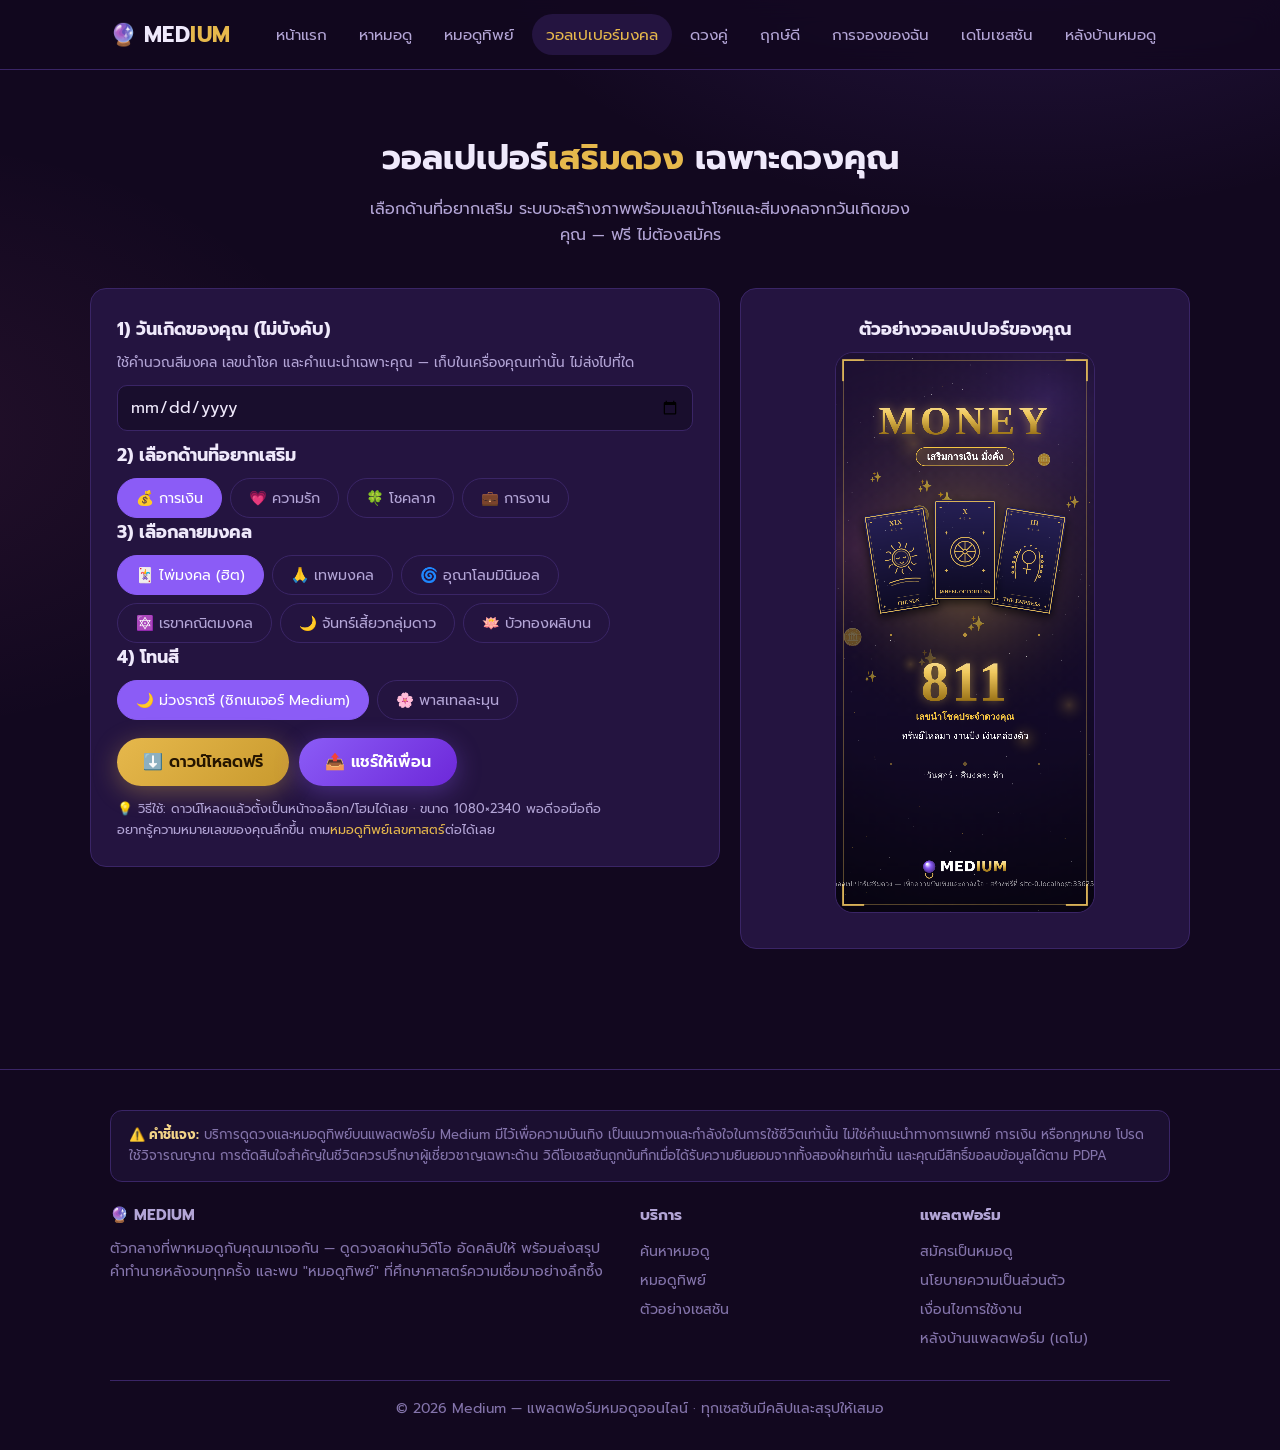
<file: wallpaper.html>
<!doctype html>
<html lang="th">
<head>
  <meta charset="utf-8">
  <meta name="viewport" content="width=device-width, initial-scale=1, viewport-fit=cover">
  <title>วอลเปเปอร์เสริมดวง ฟรี — สร้างจากดวงของคุณเอง | Medium</title>
  <meta name="description" content="สร้างวอลเปเปอร์มือถือเสริมดวงฟรี เลือกด้านการเงิน ความรัก โชคลาภ การงาน พร้อมเลขนำโชคและสีมงคลจากวันเกิดของคุณ ดาวน์โหลดได้ทันที ไม่ต้องสมัครสมาชิก">
  <link rel="canonical" href="https://bayahoob-afk.github.io/medium-web/wallpaper.html">
  <meta property="og:title" content="วอลเปเปอร์เสริมดวง ฟรี — สร้างจากดวงของคุณเอง">
  <meta property="og:description" content="เลือกด้านที่อยากเสริม การเงิน/ความรัก/โชคลาภ/การงาน ระบบสร้างวอลเปเปอร์พร้อมเลขนำโชคและสีมงคลเฉพาะดวงคุณ ดาวน์โหลดฟรี">
  <meta property="og:url" content="https://bayahoob-afk.github.io/medium-web/wallpaper.html">
  <link rel="icon" href="data:image/svg+xml,<svg xmlns=%22http://www.w3.org/2000/svg%22 viewBox=%220 0 100 100%22><text y=%22.9em%22 font-size=%2290%22>🔮</text></svg>">
  <link rel="preconnect" href="https://fonts.googleapis.com">
  <link href="https://fonts.googleapis.com/css2?family=Prompt:wght@300;400;500;600;700&display=swap" rel="stylesheet">
  <link rel="manifest" href="manifest.webmanifest">
  <meta name="theme-color" content="#12081f">
  <link rel="stylesheet" href="assets/css/style.css">
</head>
<body data-page="wallpaper">
  <header class="nav" id="app-nav"></header>

  <section class="section container">
    <div class="section-head">
      <h2>วอลเปเปอร์<span class="em">เสริมดวง</span> เฉพาะดวงคุณ</h2>
      <p>เลือกด้านที่อยากเสริม ระบบจะสร้างภาพพร้อมเลขนำโชคและสีมงคลจากวันเกิดของคุณ — ฟรี ไม่ต้องสมัคร</p>
    </div>

    <div class="wp-layout">
      <div class="card">
        <h3 style="margin-top:0">1) วันเกิดของคุณ (ไม่บังคับ)</h3>
        <p class="muted" style="font-size:.85rem;margin:0 0 8px">
          ใช้คำนวณสีมงคล เลขนำโชค และคำแนะนำเฉพาะคุณ — เก็บในเครื่องคุณเท่านั้น ไม่ส่งไปที่ใด</p>
        <div class="tool-row" style="display:flex;gap:8px;flex-wrap:wrap">
          <input type="date" id="wp-dob" style="flex:1;min-width:150px;background:rgba(0,0,0,.3);color:inherit;border:1px solid var(--line);border-radius:10px;padding:8px 12px;font:inherit">
        </div>
        <p id="wp-rec" hidden style="font-size:.85rem;margin:10px 0 0;padding:10px 12px;border:1px dashed var(--gold);border-radius:10px">
          <span id="wp-rec-text"></span>
          <button class="btn btn-gold btn-sm" id="wp-rec-use" style="margin-left:8px;padding:4px 14px">ใช้ตามตำรา</button>
        </p>

        <h3>2) เลือกด้านที่อยากเสริม</h3>
        <div id="goal-chips" style="display:flex;gap:8px;flex-wrap:wrap">
          <button class="chip goal-chip active" data-goal="money">💰 การเงิน</button>
          <button class="chip goal-chip" data-goal="love">💗 ความรัก</button>
          <button class="chip goal-chip" data-goal="luck">🍀 โชคลาภ</button>
          <button class="chip goal-chip" data-goal="work">💼 การงาน</button>
        </div>

        <h3>3) เลือกลายมงคล</h3>
        <div id="style-chips" style="display:flex;gap:8px;flex-wrap:wrap"></div>

        <h3>4) โทนสี</h3>
        <div id="tone-chips" style="display:flex;gap:8px;flex-wrap:wrap">
          <button class="chip tone-chip active" data-tone="dark">🌙 ม่วงราตรี (ซิกเนเจอร์ Medium)</button>
          <button class="chip tone-chip" data-tone="pastel">🌸 พาสเทลละมุน</button>
        </div>

        <div style="display:flex;gap:10px;flex-wrap:wrap;margin-top:18px">
          <button class="btn btn-gold" id="wp-download">⬇️ ดาวน์โหลดฟรี</button>
          <button class="btn btn-purple" id="wp-share">📤 แชร์ให้เพื่อน</button>
        </div>
        <p class="muted" style="font-size:.8rem;margin-top:12px">
          💡 วิธีใช้: ดาวน์โหลดแล้วตั้งเป็นหน้าจอล็อก/โฮมได้เลย · ขนาด 1080×2340 พอดีจอมือถือ<br>
          อยากรู้ความหมายเลขของคุณลึกขึ้น ถาม<a href="medium.html#numerology" class="gold">หมอดูทิพย์เลขศาสตร์</a>ต่อได้เลย</p>
      </div>

      <div class="card tc">
        <h3 style="margin-top:0">ตัวอย่างวอลเปเปอร์ของคุณ</h3>
        <canvas id="wp-canvas" style="width:100%;max-width:260px;border-radius:18px;border:1px solid var(--line)"></canvas>
      </div>
    </div>
  </section>

  <footer class="footer" id="app-footer"></footer>

  <script src="assets/js/app.js"></script>
  <script src="assets/js/daily.js"></script>
  <script src="assets/js/tarot-deck.js"></script>
  <script src="assets/js/sharecard.js"></script>
  <script>
    let goal = "money", wallStyle = "tarot", wallTone = "dark", manualGoal = false;
    const dobInput = document.getElementById("wp-dob");
    const preview = document.getElementById("wp-canvas");

    // ตำราแนะนำด้านที่ควรเสริมตามดาวประจำวันเกิด (โหราไทย)
    const REC_BY_DAY = [
      { goal: "work", why: "คนเกิดวันอาทิตย์ดาวเด่นเรื่องอำนาจบารมี ตำราแนะเสริมการงานให้สุดทาง" },
      { goal: "love", why: "คนเกิดวันจันทร์เสน่ห์นุ่มนวลเป็นทุนเดิม ตำราแนะเสริมความรักเมตตามหานิยม" },
      { goal: "luck", why: "คนเกิดวันอังคารใจกล้าลุยชน ตำราแนะเสริมโชคลาภแคล้วคลาดกันเรื่องปะทะ" },
      { goal: "money", why: "คนเกิดวันพุธค้าขายเจรจาเก่ง ตำราแนะเสริมการเงินให้ทรัพย์ไหลลื่น" },
      { goal: "work", why: "คนเกิดวันพฤหัสมีผู้ใหญ่อุปถัมภ์ ตำราแนะเสริมการงานบารมียิ่งรุ่ง" },
      { goal: "money", why: "คนเกิดวันศุกร์ดาวศุกร์เด่นโภคทรัพย์ ตำราแนะเสริมการเงินมั่งคั่ง" },
      { goal: "luck", why: "คนเกิดวันเสาร์ชีวิตฝ่าฟันเก่ง ตำราแนะเสริมโชคลาภแคล้วคลาดให้ทางเรียบขึ้น" }
    ];
    const GOAL_TH = { money: "💰 การเงิน", love: "💗 ความรัก", luck: "🍀 โชคลาภ", work: "💼 การงาน" };

    // ถ้ามีโปรไฟล์ดวงจากหน้าแรกอยู่แล้ว เติมวันเกิดให้อัตโนมัติ
    const profile = window.MEDIUM_DAILY.getProfile();
    if (profile && profile.dob) dobInput.value = profile.dob;

    // ชิปลายมงคล 4 สไตล์จาก MEDIUM_CARD
    const styleChips = document.getElementById("style-chips");
    styleChips.innerHTML = Object.entries(MEDIUM_CARD.WALL_STYLES).map(([k, label]) =>
      `<button class="chip style-chip ${k === wallStyle ? "active" : ""}" data-style="${k}">${label}</button>`).join("");

    function makeCanvas() {
      return MEDIUM_CARD.drawWallpaper({ goal, style: wallStyle, tone: wallTone, dob: dobInput.value || null });
    }
    function renderPreview() {
      const src = makeCanvas();
      preview.width = src.width; preview.height = src.height;
      preview.getContext("2d").drawImage(src, 0, 0);
    }
    function setGoal(g) {
      goal = g;
      document.querySelectorAll(".goal-chip").forEach(c => c.classList.toggle("active", c.dataset.goal === g));
      renderPreview();
    }
    function updateRec(autoApply) {
      const box = document.getElementById("wp-rec");
      if (!dobInput.value) { box.hidden = true; return; }
      const rec = REC_BY_DAY[new Date(dobInput.value + "T12:00:00").getDay()];
      document.getElementById("wp-rec-text").innerHTML =
        `✨ ${rec.why} → <b class="gold">${GOAL_TH[rec.goal]}</b>`;
      box.hidden = false;
      document.getElementById("wp-rec-use").onclick = () => { manualGoal = false; setGoal(rec.goal); };
      // เปลี่ยนให้อัตโนมัติเฉพาะตอนที่ผู้ใช้ยังไม่ได้เลือกเองในรอบนี้
      if (autoApply && !manualGoal) setGoal(rec.goal);
    }

    document.getElementById("goal-chips").addEventListener("click", e => {
      const chip = e.target.closest(".goal-chip");
      if (!chip) return;
      manualGoal = true;
      setGoal(chip.dataset.goal);
    });
    styleChips.addEventListener("click", e => {
      const chip = e.target.closest(".style-chip");
      if (!chip) return;
      wallStyle = chip.dataset.style;
      styleChips.querySelectorAll(".chip").forEach(c => c.classList.toggle("active", c === chip));
      renderPreview();
    });
    document.getElementById("tone-chips").addEventListener("click", e => {
      const chip = e.target.closest(".tone-chip");
      if (!chip) return;
      wallTone = chip.dataset.tone;
      document.querySelectorAll(".tone-chip").forEach(c => c.classList.toggle("active", c === chip));
      renderPreview();
    });
    dobInput.addEventListener("change", () => {
      if (dobInput.value) window.MEDIUM_DAILY.saveProfile({ ...(profile || {}), dob: dobInput.value });
      updateRec(true);
      renderPreview();
    });

    document.getElementById("wp-download").onclick = () =>
      MEDIUM_CARD.download(makeCanvas(), "medium-wallpaper-" + goal + "-" + wallStyle + "-" + wallTone + ".png");
    document.getElementById("wp-share").onclick = () =>
      MEDIUM_CARD.share(makeCanvas(), "medium-wallpaper-" + goal + "-" + wallStyle + "-" + wallTone + ".png",
        "🔮 วอลเปเปอร์เสริมดวงของฉันจาก Medium — สร้างของคุณเองฟรีที่ " + location.href);

    updateRec(true);
    renderPreview();
  </script>
</body>
</html>
</file>
<file: assets/css/style.css>
/* ============================================
   MEDIUM — แพลตฟอร์มหมอดูตัวจริง & หมอดูทิพย์
   Design System: Mystic Modern (ม่วงเข้ม-ทอง)
   ============================================ */

:root {
  --bg: #12081f;
  --bg-soft: #1b0f30;
  --bg-card: #241440;
  --bg-card-hover: #2d1a4f;
  --line: #3a2566;
  --gold: #e6b84c;
  --gold-soft: #f3d488;
  --purple: #8b5cf6;
  --purple-soft: #b79df8;
  --pink: #f472b6;
  --text: #efe9fb;
  --text-dim: #b3a5d6;
  --text-faint: #8474ab;
  --ok: #34d399;
  --danger: #f87171;
  --radius: 16px;
  --shadow: 0 10px 40px rgba(0, 0, 0, .45);
  --font: 'Prompt', 'Noto Sans Thai', -apple-system, 'Segoe UI', sans-serif;
}

* { box-sizing: border-box; margin: 0; padding: 0; }

html { scroll-behavior: smooth; }

body {
  font-family: var(--font);
  background:
    radial-gradient(1000px 600px at 80% -10%, rgba(139, 92, 246, .18), transparent 60%),
    radial-gradient(800px 500px at -10% 30%, rgba(244, 114, 182, .08), transparent 60%),
    var(--bg);
  color: var(--text);
  min-height: 100vh;
  line-height: 1.65;
}

img { max-width: 100%; }
a { color: inherit; text-decoration: none; }
button { font-family: inherit; cursor: pointer; }
[hidden] { display: none !important; }

.container { max-width: 1100px; margin: 0 auto; padding: 0 20px; }

/* ---------- Navbar ---------- */
.nav {
  position: sticky; top: 0; z-index: 50;
  background: rgba(18, 8, 31, .85);
  backdrop-filter: blur(12px);
  border-bottom: 1px solid var(--line);
}
.nav-inner {
  max-width: 1100px; margin: 0 auto; padding: 14px 20px;
  display: flex; align-items: center; gap: 24px; flex-wrap: wrap;
}
.brand { font-size: 1.35rem; font-weight: 700; letter-spacing: .5px; }
.brand .orb { margin-right: 6px; }
.brand em { font-style: normal; color: var(--gold); }
.nav-links { display: flex; gap: 4px; margin-left: auto; flex-wrap: wrap; }
.nav-links a {
  padding: 8px 14px; border-radius: 999px;
  color: var(--text-dim); font-size: .95rem; transition: .2s;
}
.nav-links a:hover { color: var(--text); background: var(--bg-card); }
.nav-links a.active { color: var(--gold); background: var(--bg-card); }

/* ---------- Buttons ---------- */
.btn {
  display: inline-flex; align-items: center; justify-content: center; gap: 8px;
  padding: 12px 26px; border-radius: 999px; border: none;
  font-size: 1rem; font-weight: 600; transition: .2s;
}
.btn-gold {
  background: linear-gradient(135deg, var(--gold), #c99a2e);
  color: #241400;
  box-shadow: 0 6px 24px rgba(230, 184, 76, .35);
}
.btn-gold:hover { transform: translateY(-2px); box-shadow: 0 10px 30px rgba(230, 184, 76, .45); }
.btn-purple {
  background: linear-gradient(135deg, var(--purple), #6d28d9);
  color: #fff;
  box-shadow: 0 6px 24px rgba(139, 92, 246, .35);
}
.btn-purple:hover { transform: translateY(-2px); }
.btn-ghost {
  background: transparent; color: var(--text-dim);
  border: 1px solid var(--line);
}
.btn-ghost:hover { color: var(--text); border-color: var(--purple); }
.btn-danger { background: var(--danger); color: #fff; }
.btn-sm { padding: 8px 18px; font-size: .9rem; }
.btn:disabled { opacity: .5; cursor: not-allowed; transform: none; }

/* ---------- Hero ---------- */
.hero { padding: 90px 0 70px; text-align: center; position: relative; }
.hero h1 {
  font-size: clamp(2rem, 5vw, 3.4rem);
  font-weight: 700; line-height: 1.25; margin-bottom: 18px;
}
.hero h1 .grad {
  background: linear-gradient(90deg, var(--gold-soft), var(--pink), var(--purple-soft));
  -webkit-background-clip: text; background-clip: text; color: transparent;
}
.hero p.sub {
  font-size: 1.15rem; color: var(--text-dim);
  max-width: 640px; margin: 0 auto 34px;
}
.hero-cta { display: flex; gap: 14px; justify-content: center; flex-wrap: wrap; }
.hero-stats {
  display: flex; gap: 40px; justify-content: center; margin-top: 54px; flex-wrap: wrap;
}
.hero-stats .stat b { display: block; font-size: 1.6rem; color: var(--gold); }
.hero-stats .stat span { color: var(--text-faint); font-size: .9rem; }

/* ---------- Sections ---------- */
.section { padding: 60px 0; }
.section-head { text-align: center; margin-bottom: 40px; }
.section-head h2 { font-size: clamp(1.5rem, 3vw, 2.1rem); margin-bottom: 10px; }
.section-head h2 .em { color: var(--gold); }
.section-head p { color: var(--text-dim); max-width: 560px; margin: 0 auto; }

.grid { display: grid; gap: 20px; }
.grid-2 { grid-template-columns: repeat(2, 1fr); }
.grid-3 { grid-template-columns: repeat(3, 1fr); }
.grid-4 { grid-template-columns: repeat(4, 1fr); }

/* ---------- Cards ---------- */
.card {
  background: var(--bg-card);
  border: 1px solid var(--line);
  border-radius: var(--radius);
  padding: 26px;
  transition: .25s;
}
.card:hover { border-color: var(--purple); transform: translateY(-3px); }
.card .icon { font-size: 2rem; margin-bottom: 12px; display: block; }
.card h3 { margin-bottom: 8px; font-size: 1.1rem; }
.card p { color: var(--text-dim); font-size: .95rem; }

.step-num {
  width: 38px; height: 38px; border-radius: 50%;
  background: linear-gradient(135deg, var(--purple), var(--pink));
  display: flex; align-items: center; justify-content: center;
  font-weight: 700; margin-bottom: 14px;
}

/* ---------- Seer Cards ---------- */
.seer-card {
  background: var(--bg-card); border: 1px solid var(--line);
  border-radius: var(--radius); padding: 22px;
  display: flex; flex-direction: column; gap: 10px; transition: .25s;
}
.seer-card:hover { border-color: var(--gold); transform: translateY(-3px); box-shadow: var(--shadow); }
.seer-top { display: flex; gap: 14px; align-items: center; }
.avatar {
  width: 58px; height: 58px; border-radius: 50%; flex-shrink: 0;
  display: flex; align-items: center; justify-content: center;
  font-size: 1.7rem;
  background: linear-gradient(135deg, var(--bg-soft), var(--line));
  border: 2px solid var(--purple);
}
.seer-name { font-weight: 700; }
.seer-title { color: var(--text-faint); font-size: .85rem; }
.badge {
  display: inline-block; padding: 3px 12px; border-radius: 999px;
  font-size: .78rem; background: rgba(139, 92, 246, .15);
  color: var(--purple-soft); border: 1px solid rgba(139, 92, 246, .35);
}
.badge-gold { background: rgba(230, 184, 76, .12); color: var(--gold-soft); border-color: rgba(230, 184, 76, .35); }
.online-dot { width: 9px; height: 9px; border-radius: 50%; background: var(--ok); display: inline-block; margin-right: 5px; box-shadow: 0 0 8px var(--ok); }
.offline-dot { width: 9px; height: 9px; border-radius: 50%; background: var(--text-faint); display: inline-block; margin-right: 5px; }
.rating { color: var(--gold); font-size: .9rem; }
.rating .cnt { color: var(--text-faint); }
.seer-tags { display: flex; gap: 6px; flex-wrap: wrap; }
.seer-foot { display: flex; align-items: center; justify-content: space-between; margin-top: auto; padding-top: 10px; border-top: 1px dashed var(--line); }
.price b { color: var(--gold); font-size: 1.15rem; }
.price span { color: var(--text-faint); font-size: .8rem; }

/* ---------- Filters ---------- */
.filter-bar { display: flex; gap: 10px; flex-wrap: wrap; margin-bottom: 28px; align-items: center; }
.chip {
  padding: 8px 18px; border-radius: 999px; border: 1px solid var(--line);
  background: transparent; color: var(--text-dim); font-size: .9rem; transition: .2s;
}
.chip:hover { border-color: var(--purple); color: var(--text); }
.chip.active { background: var(--purple); border-color: var(--purple); color: #fff; }
.search-input {
  flex: 1; min-width: 200px;
  padding: 10px 18px; border-radius: 999px;
  border: 1px solid var(--line); background: var(--bg-card);
  color: var(--text); font-family: inherit; font-size: .95rem; outline: none;
}
.search-input:focus { border-color: var(--purple); }
.search-input::placeholder { color: var(--text-faint); }

/* ---------- Modal ---------- */
.modal-backdrop {
  position: fixed; inset: 0; z-index: 100;
  background: rgba(8, 3, 16, .8); backdrop-filter: blur(6px);
  display: flex; align-items: center; justify-content: center; padding: 20px;
}
.modal {
  background: var(--bg-soft); border: 1px solid var(--line);
  border-radius: 20px; padding: 30px; width: 100%; max-width: 520px;
  max-height: 88vh; overflow-y: auto; box-shadow: var(--shadow);
}
.modal h3 { margin-bottom: 4px; }
.modal .close-x {
  float: right; background: none; border: none; color: var(--text-faint);
  font-size: 1.4rem; line-height: 1;
}
.form-group { margin: 16px 0; }
.form-group label { display: block; font-size: .9rem; color: var(--text-dim); margin-bottom: 8px; }
.form-group input, .form-group select, .form-group textarea {
  width: 100%; padding: 11px 14px; border-radius: 12px;
  border: 1px solid var(--line); background: var(--bg-card);
  color: var(--text); font-family: inherit; font-size: .95rem; outline: none;
}
.form-group input:focus, .form-group select:focus { border-color: var(--purple); }
.pkg-row { display: grid; grid-template-columns: repeat(3, 1fr); gap: 10px; }
.pkg {
  border: 1px solid var(--line); border-radius: 12px; padding: 12px;
  text-align: center; background: var(--bg-card); transition: .2s; color: var(--text);
}
.pkg b { display: block; color: var(--gold); }
.pkg small { color: var(--text-faint); }
.pkg.active { border-color: var(--gold); background: rgba(230, 184, 76, .08); }
.summary-box {
  background: var(--bg-card); border: 1px dashed var(--gold);
  border-radius: 12px; padding: 16px; margin: 16px 0; font-size: .95rem;
}
.summary-box .row { display: flex; justify-content: space-between; padding: 3px 0; color: var(--text-dim); }
.summary-box .row.total { border-top: 1px solid var(--line); margin-top: 8px; padding-top: 10px; color: var(--text); font-weight: 700; }
.summary-box .row.total b { color: var(--gold); }

/* ---------- Session (video call) ---------- */
.call-stage {
  position: relative; border-radius: 20px; overflow: hidden;
  background: radial-gradient(600px 400px at 50% 30%, #2d1a4f, #150a26);
  border: 1px solid var(--line);
  min-height: 420px;
  display: flex; align-items: center; justify-content: center; flex-direction: column;
}
.call-avatar {
  width: 120px; height: 120px; border-radius: 50%;
  display: flex; align-items: center; justify-content: center; font-size: 3.4rem;
  background: linear-gradient(135deg, var(--bg-card), var(--line));
  border: 3px solid var(--gold);
  box-shadow: 0 0 60px rgba(230, 184, 76, .3);
  animation: breathe 3s ease-in-out infinite;
}
@keyframes breathe { 0%, 100% { transform: scale(1); } 50% { transform: scale(1.04); } }
.rec-pill {
  position: absolute; top: 16px; left: 16px;
  display: flex; align-items: center; gap: 8px;
  background: rgba(0, 0, 0, .55); padding: 7px 16px; border-radius: 999px;
  font-size: .85rem; font-weight: 600;
}
.rec-dot { width: 10px; height: 10px; border-radius: 50%; background: var(--danger); animation: blink 1.1s infinite; }
@keyframes blink { 0%, 100% { opacity: 1; } 50% { opacity: .25; } }
.call-timer { position: absolute; top: 16px; right: 16px; background: rgba(0, 0, 0, .55); padding: 7px 16px; border-radius: 999px; font-variant-numeric: tabular-nums; font-size: .9rem; }
.self-cam {
  position: absolute; bottom: 16px; right: 16px;
  width: 110px; height: 78px; border-radius: 12px;
  background: linear-gradient(135deg, #1f1235, #0d0619);
  border: 1px solid var(--line);
  display: flex; align-items: center; justify-content: center;
  color: var(--text-faint); font-size: .75rem;
}
.call-controls { display: flex; gap: 12px; justify-content: center; margin-top: 22px; flex-wrap: wrap; }
.ctrl-btn {
  width: 52px; height: 52px; border-radius: 50%; border: 1px solid var(--line);
  background: var(--bg-card); color: var(--text); font-size: 1.2rem; transition: .2s;
}
.ctrl-btn:hover { background: var(--bg-card-hover); }
.ctrl-btn.end { background: var(--danger); border-color: var(--danger); width: auto; padding: 0 26px; border-radius: 999px; font-weight: 700; font-size: 1rem; }

/* chat panel in session */
.chat-panel {
  background: var(--bg-card); border: 1px solid var(--line);
  border-radius: var(--radius); display: flex; flex-direction: column;
  height: 420px;
}
.chat-head { padding: 14px 18px; border-bottom: 1px solid var(--line); font-weight: 600; font-size: .95rem; }
.chat-body { flex: 1; overflow-y: auto; padding: 16px; display: flex; flex-direction: column; gap: 10px; }
.chat-input-row { display: flex; gap: 8px; padding: 12px; border-top: 1px solid var(--line); }
.chat-input-row input {
  flex: 1; padding: 10px 16px; border-radius: 999px;
  border: 1px solid var(--line); background: var(--bg-soft);
  color: var(--text); font-family: inherit; outline: none;
}
.msg { max-width: 80%; padding: 10px 16px; border-radius: 16px; font-size: .93rem; line-height: 1.55; white-space: pre-line; }
.msg.me { align-self: flex-end; background: var(--purple); color: #fff; border-bottom-right-radius: 4px; }
.msg.them { align-self: flex-start; background: var(--bg-soft); border: 1px solid var(--line); border-bottom-left-radius: 4px; }
.msg.sys { align-self: center; background: none; color: var(--text-faint); font-size: .8rem; }

/* summary report */
.report {
  background: var(--bg-card); border: 1px solid var(--gold);
  border-radius: 20px; padding: 30px;
  box-shadow: 0 0 50px rgba(230, 184, 76, .12);
}
.report h3 { color: var(--gold); margin-bottom: 4px; }
.report .meta { color: var(--text-faint); font-size: .85rem; margin-bottom: 18px; }
.report-sec { margin: 16px 0; }
.report-sec h4 { font-size: .95rem; color: var(--purple-soft); margin-bottom: 6px; }
.report-sec ul { padding-left: 22px; color: var(--text-dim); font-size: .95rem; }
.report-sec li { margin: 4px 0; }
.video-card {
  display: flex; gap: 16px; align-items: center;
  background: var(--bg-soft); border: 1px solid var(--line);
  border-radius: 14px; padding: 14px 18px; margin-top: 18px;
}
.video-thumb {
  width: 96px; height: 60px; border-radius: 10px; flex-shrink: 0;
  background: linear-gradient(135deg, #2d1a4f, #150a26);
  display: flex; align-items: center; justify-content: center; font-size: 1.4rem;
  border: 1px solid var(--line);
}

/* ---------- Medium (หมอดูทิพย์) ---------- */
.persona-card {
  background: var(--bg-card); border: 1px solid var(--line);
  border-radius: 20px; padding: 28px; text-align: center;
  transition: .25s; display: flex; flex-direction: column; gap: 10px;
}
.persona-card:hover { border-color: var(--gold); transform: translateY(-4px); box-shadow: 0 0 44px rgba(230, 184, 76, .15); }
.persona-emoji {
  font-size: 3rem; width: 90px; height: 90px; margin: 0 auto;
  display: flex; align-items: center; justify-content: center;
  border-radius: 50%;
  background: radial-gradient(circle, rgba(139, 92, 246, .25), transparent 70%);
  border: 2px solid var(--purple);
}
.persona-card h3 { font-size: 1.15rem; }
.persona-card .domain { color: var(--gold); font-size: .9rem; }
.persona-card .tagline { color: var(--text-dim); font-size: .88rem; flex: 1; }

/* trance opening ritual */
.trance {
  position: fixed; inset: 0; z-index: 200;
  background: radial-gradient(700px 500px at 50% 40%, #2d1a4f, #08030f);
  display: flex; flex-direction: column; align-items: center; justify-content: center;
  gap: 22px; text-align: center; padding: 20px;
}
.trance .orb-big {
  font-size: 4.5rem;
  animation: orbfloat 2.2s ease-in-out infinite;
  filter: drop-shadow(0 0 30px rgba(230, 184, 76, .6));
}
@keyframes orbfloat { 0%, 100% { transform: translateY(0) scale(1); } 50% { transform: translateY(-14px) scale(1.06); } }
.trance p { color: var(--gold-soft); font-size: 1.15rem; letter-spacing: 1px; animation: fadepulse 1.6s infinite; }
@keyframes fadepulse { 0%, 100% { opacity: .5; } 50% { opacity: 1; } }

.medium-layout { display: grid; grid-template-columns: 1.6fr 1fr; gap: 20px; align-items: start; }
.medium-chat { height: 560px; }
.knowledge-panel {
  background: var(--bg-card); border: 1px solid var(--line);
  border-radius: var(--radius); padding: 22px;
  max-height: 560px; overflow-y: auto;
}
.knowledge-panel h4 { color: var(--gold); margin: 14px 0 6px; font-size: .95rem; }
.knowledge-panel h4:first-child { margin-top: 0; }
.knowledge-panel ul { padding-left: 20px; color: var(--text-dim); font-size: .9rem; }
.knowledge-panel li { margin: 3px 0; }
.knowledge-panel p { color: var(--text-dim); font-size: .9rem; }
.mantra-box {
  background: rgba(230, 184, 76, .08); border: 1px dashed var(--gold);
  border-radius: 10px; padding: 12px; font-size: .9rem; color: var(--gold-soft);
  margin: 6px 0;
}
.typing { display: inline-flex; gap: 4px; padding: 4px 2px; }
.typing i { width: 7px; height: 7px; border-radius: 50%; background: var(--text-faint); animation: tp 1s infinite; }
.typing i:nth-child(2) { animation-delay: .15s; }
.typing i:nth-child(3) { animation-delay: .3s; }
@keyframes tp { 0%, 100% { opacity: .25; transform: translateY(0); } 50% { opacity: 1; transform: translateY(-4px); } }

.quick-chips { display: flex; gap: 8px; flex-wrap: wrap; padding: 0 12px 10px; }
.quick-chips .chip { font-size: .8rem; padding: 5px 13px; }

/* ---------- Consent box ---------- */
.consent-card {
  max-width: 620px; margin: 0 auto;
  background: var(--bg-card); border: 1px solid var(--line);
  border-radius: 20px; padding: 34px;
}
.consent-card h2 { margin-bottom: 8px; }
.consent-list { margin: 18px 0; display: flex; flex-direction: column; gap: 12px; }
.consent-item {
  display: flex; gap: 12px; align-items: flex-start;
  background: var(--bg-soft); border-radius: 12px; padding: 14px;
  font-size: .93rem; color: var(--text-dim);
}
.consent-item .ci { font-size: 1.2rem; }
.check-row { display: flex; gap: 10px; align-items: flex-start; margin: 16px 0; font-size: .93rem; color: var(--text-dim); }
.check-row input { margin-top: 4px; accent-color: var(--gold); width: 17px; height: 17px; }

/* ---------- Footer ---------- */
.footer {
  border-top: 1px solid var(--line); margin-top: 60px;
  padding: 40px 0 30px; color: var(--text-faint); font-size: .88rem;
}
.footer-grid { display: grid; grid-template-columns: 2fr 1fr 1fr; gap: 30px; margin-bottom: 26px; }
.footer h4 { color: var(--text-dim); margin-bottom: 10px; font-size: .95rem; }
.footer a { display: block; padding: 3px 0; }
.footer a:hover { color: var(--gold); }
.disclaimer {
  background: var(--bg-soft); border: 1px solid var(--line);
  border-radius: 12px; padding: 14px 18px; margin-bottom: 20px;
  font-size: .82rem; line-height: 1.6;
}
.disclaimer b { color: var(--gold-soft); }
.copyright { text-align: center; padding-top: 16px; border-top: 1px solid var(--line); }

/* ---------- Utilities ---------- */
.tc { text-align: center; }
.mt-1 { margin-top: 10px; } .mt-2 { margin-top: 20px; } .mt-3 { margin-top: 30px; } .mt-4 { margin-top: 44px; }
.mb-2 { margin-bottom: 20px; }
.muted { color: var(--text-dim); }
.gold { color: var(--gold); }
.hide { display: none !important; }

/* ---------- Responsive ---------- */
@media (max-width: 900px) {
  .grid-4 { grid-template-columns: repeat(2, 1fr); }
  .grid-3 { grid-template-columns: repeat(2, 1fr); }
  .medium-layout { grid-template-columns: 1fr; }
  .footer-grid { grid-template-columns: 1fr 1fr; }
}
@media (max-width: 580px) {
  .grid-2, .grid-3, .grid-4 { grid-template-columns: 1fr; }
  .hero { padding: 60px 0 40px; }
  .hero-stats { gap: 22px; }
  .nav-inner { gap: 10px; }
  .nav-links { margin-left: 0; width: 100%; justify-content: flex-start; }
  .nav-links a { padding: 6px 10px; font-size: .88rem; }
  .footer-grid { grid-template-columns: 1fr; }
  .pkg-row { grid-template-columns: 1fr; }
  .medium-chat { height: 480px; }
}

/* ---------- เครื่องมือประจำศาสตร์ (หมอดูทิพย์) ---------- */
.tool-box {
  background: var(--card, rgba(255,255,255,.04));
  border: 1px solid var(--line, rgba(230,184,76,.25));
  border-radius: 16px;
  padding: 18px 20px;
  margin-bottom: 20px;
}
.tool-box h4 { margin: 0 0 6px; color: var(--gold, #e6b84c); }
.tool-box .muted { font-size: .85rem; }
.tool-row { display: flex; gap: 10px; margin: 10px 0; flex-wrap: wrap; }
.tool-row input, .tool-row select {
  flex: 1; min-width: 180px;
  background: rgba(0,0,0,.3); color: inherit;
  border: 1px solid var(--line, rgba(230,184,76,.25));
  border-radius: 10px; padding: 10px 14px; font: inherit;
}
.card-fan {
  display: grid; grid-template-columns: repeat(auto-fill, minmax(84px, 1fr));
  gap: 12px; margin: 16px 0 10px;
  perspective: 1000px;
}
.tcard {
  aspect-ratio: 2 / 3;
  background: transparent; border: 0; padding: 0;
  cursor: pointer;
  transition: transform .25s;
  animation: tcard-deal .5s backwards;
  animation-delay: calc(var(--i, 0) * 50ms);
}
@keyframes tcard-deal {
  from { opacity: 0; transform: translateY(16px) scale(.88); }
  to { opacity: 1; transform: none; }
}
.tcard:hover:not(.flip) { transform: translateY(-8px) rotate(-1.5deg); }
.tcard.flip { cursor: default; }
.tcard-inner {
  position: relative; display: block; width: 100%; height: 100%;
  transform-style: preserve-3d;
  transition: transform .65s cubic-bezier(.3, .8, .3, 1.05);
}
.tcard.flip .tcard-inner { transform: rotateY(180deg); }
.tcard-face {
  position: absolute; inset: 0;
  backface-visibility: hidden; -webkit-backface-visibility: hidden;
  border-radius: 12px;
  display: flex; flex-direction: column; align-items: center; justify-content: center;
  overflow: hidden;
}
/* หลังไพ่ (ก่อนเปิด): ม่วงราตรี + กรอบทองซ้อน + ตราจันทร์-ดาว */
.tc-cover {
  gap: 2px;
  background:
    radial-gradient(circle at 50% 16%, rgba(230,184,76,.20), transparent 45%),
    radial-gradient(circle at 50% 88%, rgba(139,92,246,.30), transparent 55%),
    linear-gradient(160deg, #2e1656, #180b30 55%, #0c0518);
  border: 1px solid rgba(230,184,76,.55);
  box-shadow: 0 4px 14px rgba(0,0,0,.45);
  animation: tc-glow 3s ease-in-out infinite;
  animation-delay: calc(var(--i, 0) * 240ms);
}
.tc-cover::before {
  content: ""; position: absolute; inset: 5px;
  border: 1px solid rgba(230,184,76,.4); border-radius: 8px;
  pointer-events: none;
}
.tc-cover::after {
  content: "✧ ✦ ✧"; position: absolute; bottom: 10px;
  font-size: .5rem; color: rgba(230,184,76,.65); letter-spacing: 2px;
}
@keyframes tc-glow {
  0%, 100% { box-shadow: 0 4px 14px rgba(0,0,0,.45); }
  50% { box-shadow: 0 4px 18px rgba(0,0,0,.45), 0 0 16px rgba(230,184,76,.30); }
}
.tcard:hover:not(.flip) .tc-cover {
  animation: none;
  box-shadow: 0 10px 22px rgba(0,0,0,.5), 0 0 22px rgba(230,184,76,.45);
  border-color: var(--gold, #e6b84c);
}
.tc-moon {
  font-size: 1.7rem; line-height: 1;
  color: var(--gold, #e6b84c);
  text-shadow: 0 0 12px rgba(230,184,76,.7);
}
.tc-orn { font-size: .6rem; color: rgba(196,164,255,.85); letter-spacing: 1px; }
/* หน้าไพ่ (หลังเปิด): พื้นทองเข้ม + เลข + สัญลักษณ์ + ชื่อ */
.tc-reveal {
  transform: rotateY(180deg);
  gap: 3px; padding: 6px 4px;
  background:
    radial-gradient(circle at 50% 30%, rgba(230,184,76,.16), transparent 60%),
    linear-gradient(165deg, #43300f, #241605 60%, #120a02);
  border: 1px solid var(--gold, #e6b84c);
  box-shadow: 0 4px 16px rgba(0,0,0,.5), 0 0 18px rgba(230,184,76,.25);
}
.tc-reveal::before {
  content: ""; position: absolute; inset: 5px;
  border: 1px solid rgba(230,184,76,.35); border-radius: 8px;
  pointer-events: none;
}
.tr-num {
  font-size: .58rem; font-weight: 700; letter-spacing: 2px;
  color: rgba(230,184,76,.85);
}
.tr-emoji {
  font-size: 1.55rem; line-height: 1.2;
  filter: drop-shadow(0 0 8px rgba(230,184,76,.55));
}
.tr-name {
  font-size: .58rem; font-weight: 600; line-height: 1.15;
  color: #f3dfae; text-align: center; word-break: break-word;
}
.tr-pos {
  font-size: .5rem; padding: 1px 6px; border-radius: 99px;
  background: rgba(139,92,246,.3); border: 1px solid rgba(139,92,246,.55);
  color: #d9c8ff; white-space: nowrap;
}
/* สำรับ Medium Arcana: อาร์ตเต็มหน้าไพ่ + ป้ายตำแหน่งลอยด้านล่าง */
.tc-reveal .tr-art {
  position: absolute; inset: 0;
  width: 100% !important; height: 100% !important;
  border-radius: 12px;
}
.tr-pos-float {
  position: absolute; bottom: 5px; left: 50%;
  transform: translateX(-50%); z-index: 2;
  background: rgba(30,16,58,.82); backdrop-filter: blur(2px);
}

/* ---------- สมุดคำทำนาย ---------- */
.journal-item {
  border: 1px solid var(--line, rgba(230,184,76,.25));
  border-radius: 12px;
  padding: 12px 14px;
  margin: 10px 0;
  background: rgba(0,0,0,.2);
}
.journal-item p { margin: 8px 0; font-size: .9rem; white-space: pre-line; }
.journal-head { display: flex; justify-content: space-between; gap: 10px; font-size: .85rem; flex-wrap: wrap; }
.journal-actions { display: flex; gap: 8px; align-items: center; flex-wrap: wrap; font-size: .8rem; }
#journal-list { max-height: 55vh; overflow-y: auto; }

/* วอลเปเปอร์เสริมดวง */
.wp-layout { display: grid; grid-template-columns: 1.4fr 1fr; gap: 20px; align-items: start; }
@media (max-width: 760px) { .wp-layout { grid-template-columns: 1fr; } }

/* ปุ่มหมอดูคนโปรด */
.seer-card { position: relative; }
.fav-btn { position: absolute; top: 14px; right: 14px; background: none; border: none; font-size: 1.25rem; cursor: pointer; opacity: .75; transition: transform .15s, opacity .15s; }
.fav-btn:hover, .fav-btn.active { opacity: 1; transform: scale(1.15); }

/* ---------- เลือกวิธีพยากรณ์ (หน้าจอง) ---------- */
.tool-pick-row { display: flex; gap: 8px; flex-wrap: wrap; }
.tool-pick-row .chip { font-size: .82rem; padding: 6px 14px; }
.tool-pick-row .chip.active {
  background: var(--gold, #e6b84c); border-color: var(--gold, #e6b84c);
  color: #1a1005; font-weight: 600;
}

/* ---------- ขั้นตอนชำระเงิน (เดโม) ---------- */
.pay-methods { display: grid; grid-template-columns: repeat(3, 1fr); gap: 8px; }
@media (max-width: 520px) { .pay-methods { grid-template-columns: 1fr; } }
.pay-m {
  padding: 10px 8px; border-radius: 12px; font-size: .85rem;
  border: 1px solid var(--line); background: rgba(0,0,0,.25); color: var(--text-dim);
  transition: .2s;
}
.pay-m:hover { border-color: var(--purple); color: var(--text); }
.pay-m.active {
  border-color: var(--gold); color: var(--gold-soft);
  background: rgba(230,184,76,.1); font-weight: 600;
}
.pay-input {
  width: 100%; background: rgba(0,0,0,.3); color: inherit;
  border: 1px solid var(--line); border-radius: 10px; padding: 10px 14px; font: inherit;
  opacity: .65;
}
.qr-box {
  display: flex; gap: 16px; align-items: center;
  background: rgba(0,0,0,.25); border: 1px dashed var(--line);
  border-radius: 12px; padding: 14px; margin-bottom: 14px;
  font-size: .88rem;
}
.qr-mock {
  width: 108px; height: 108px; flex-shrink: 0; border-radius: 8px;
  background:
    repeating-linear-gradient(0deg, #111 0 6px, transparent 6px 12px),
    repeating-linear-gradient(90deg, #111 0 6px, #fff 6px 12px);
  border: 6px solid #fff;
  position: relative;
}
.qr-mock::after {
  content: "เดโม"; position: absolute; inset: 0;
  display: flex; align-items: center; justify-content: center;
  background: rgba(255,255,255,.85); color: #333;
  font-size: .7rem; font-weight: 700; border-radius: 4px;
  margin: 30px 22px;
}

/* ---------- ให้ดาวรีวิว (การจองของฉัน) ---------- */
.star-pick { display: flex; gap: 4px; }
.star-btn {
  background: transparent; border: 0; font-size: 1.5rem; line-height: 1;
  color: var(--gold, #e6b84c); padding: 2px; transition: transform .15s;
}
.star-btn:hover { transform: scale(1.2); }
</file>
